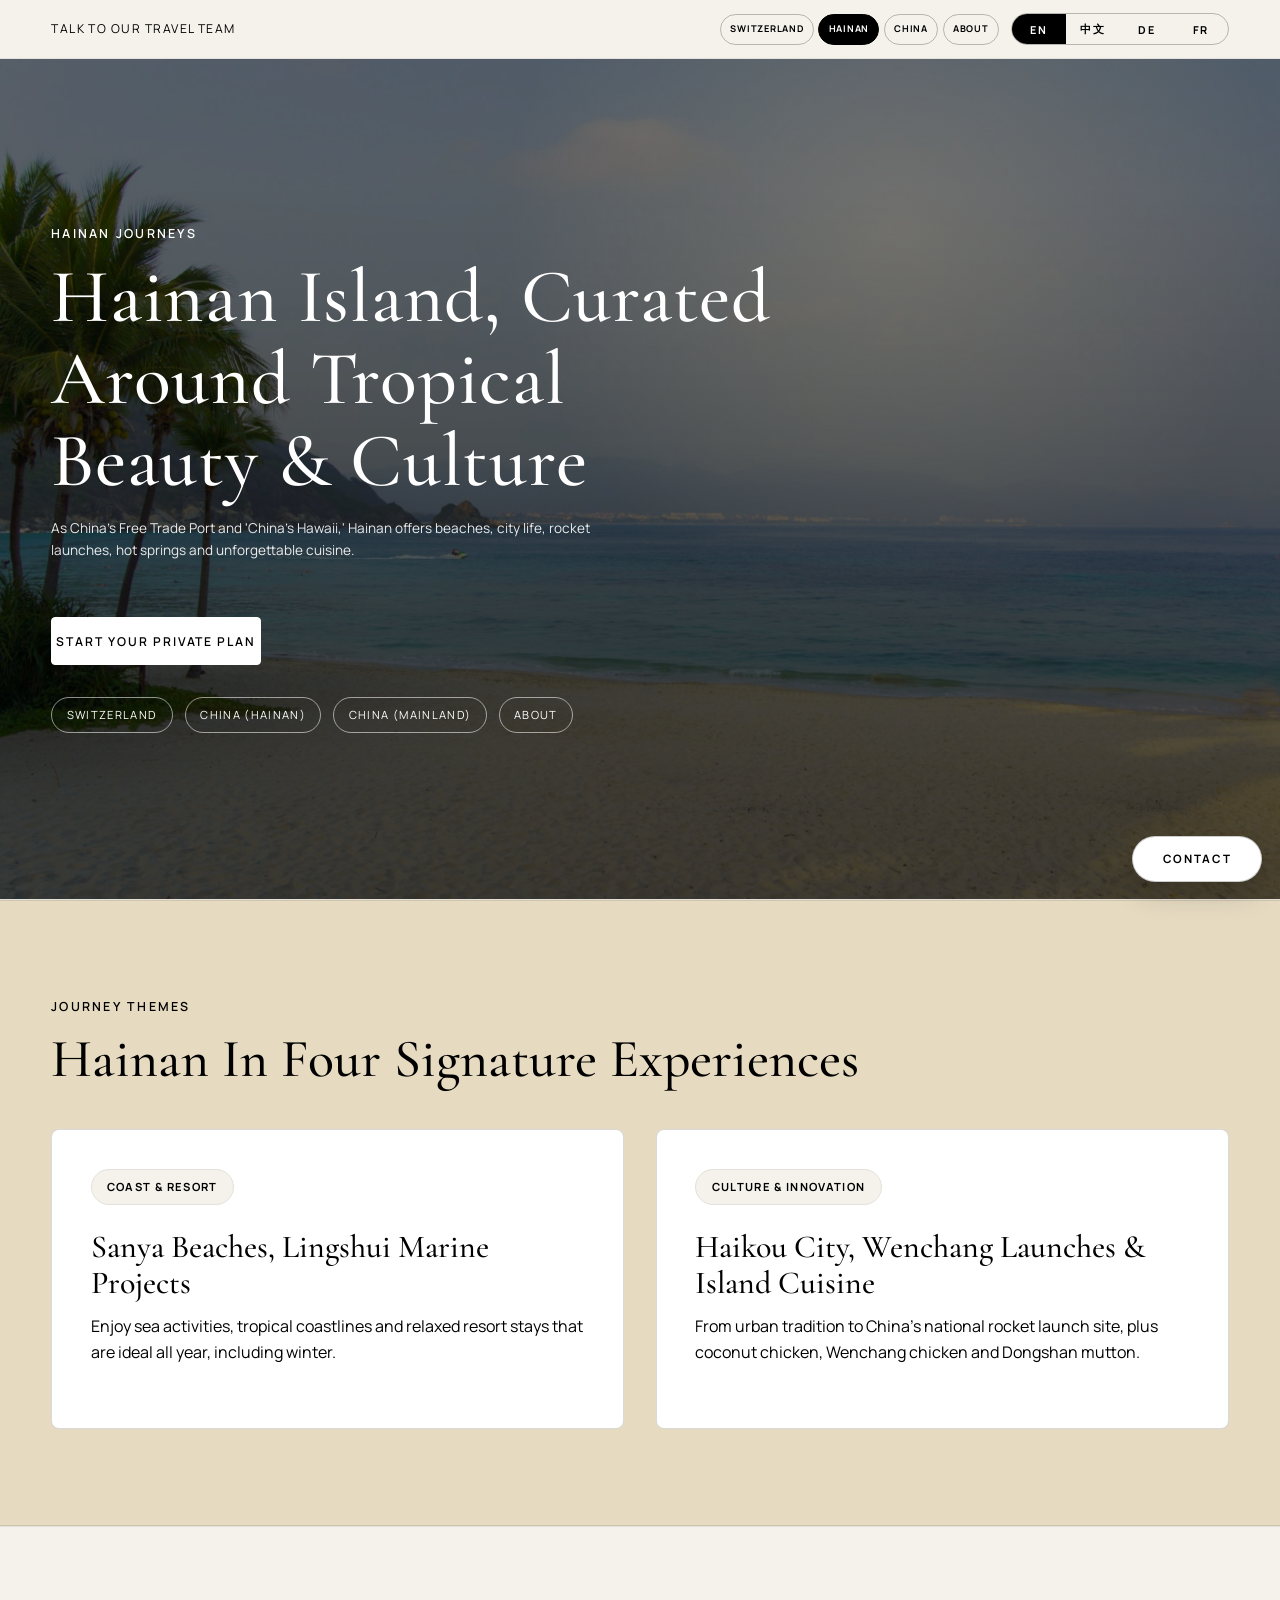
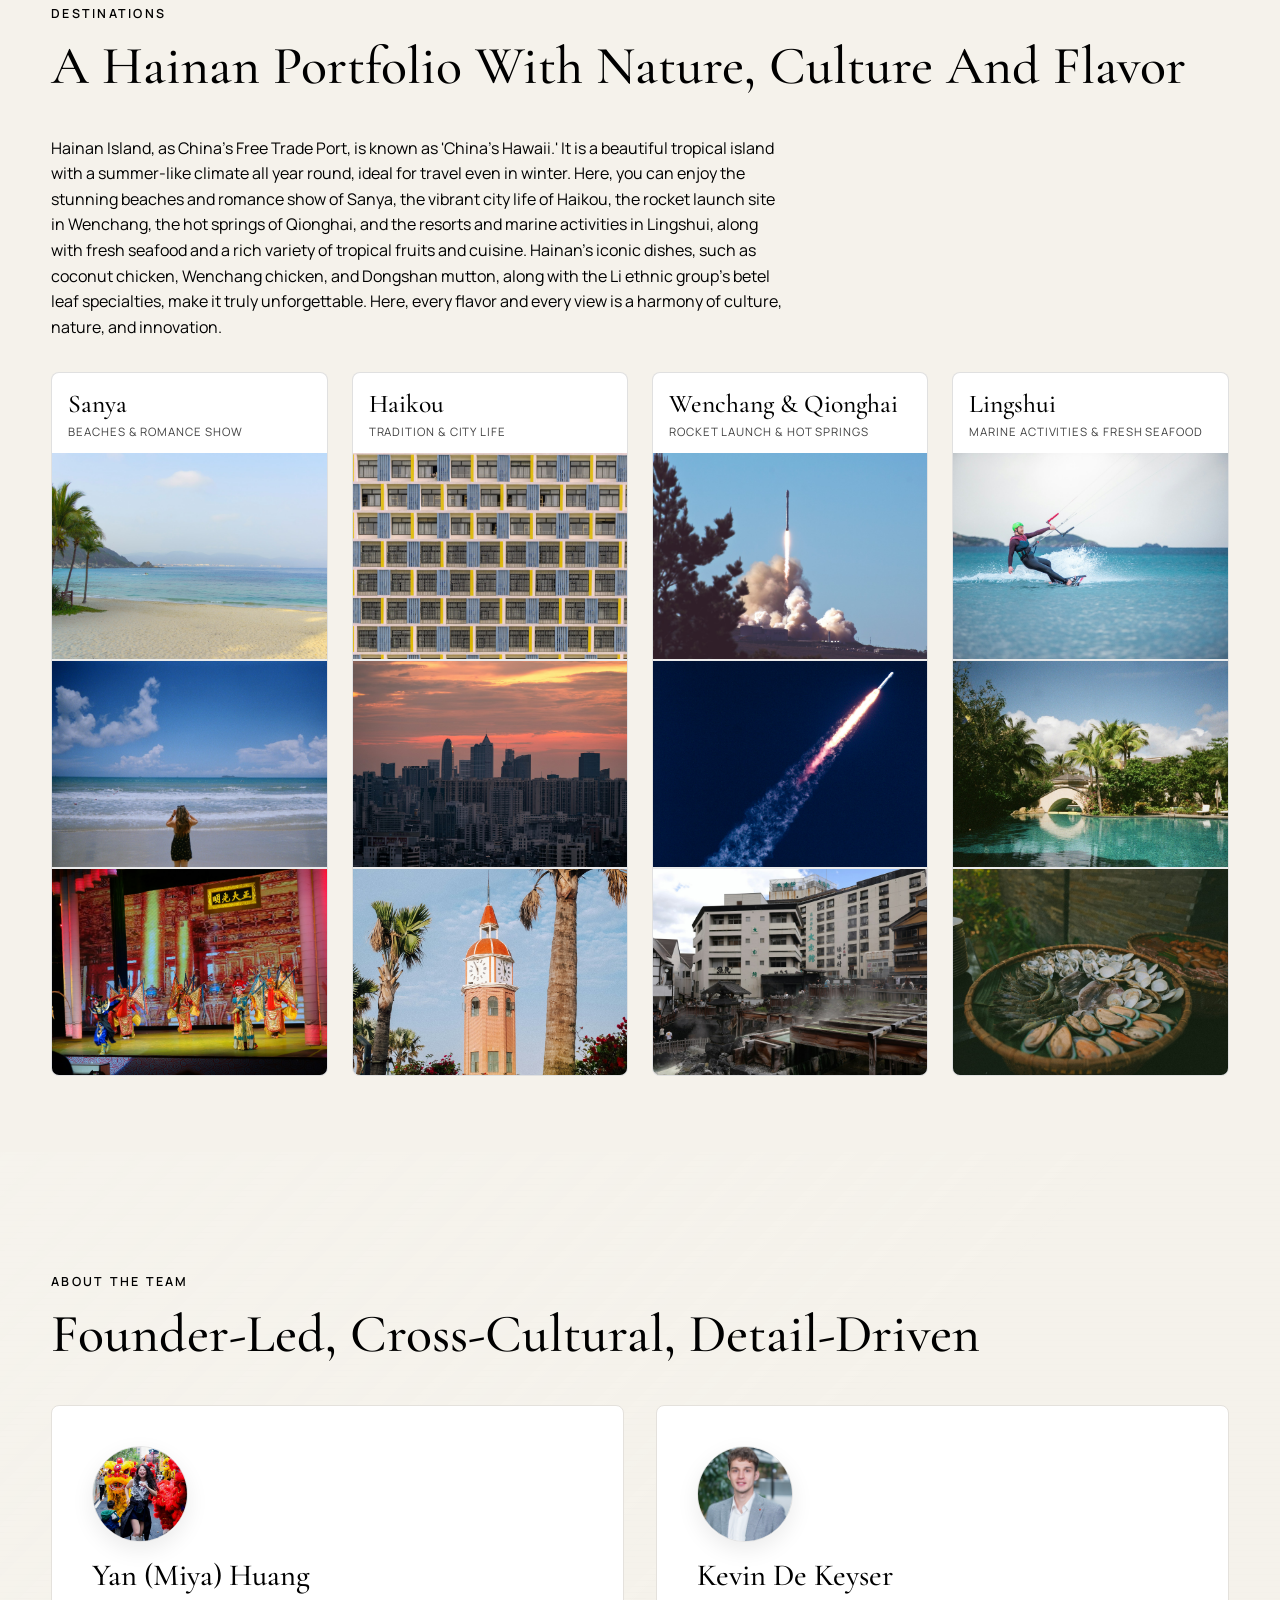
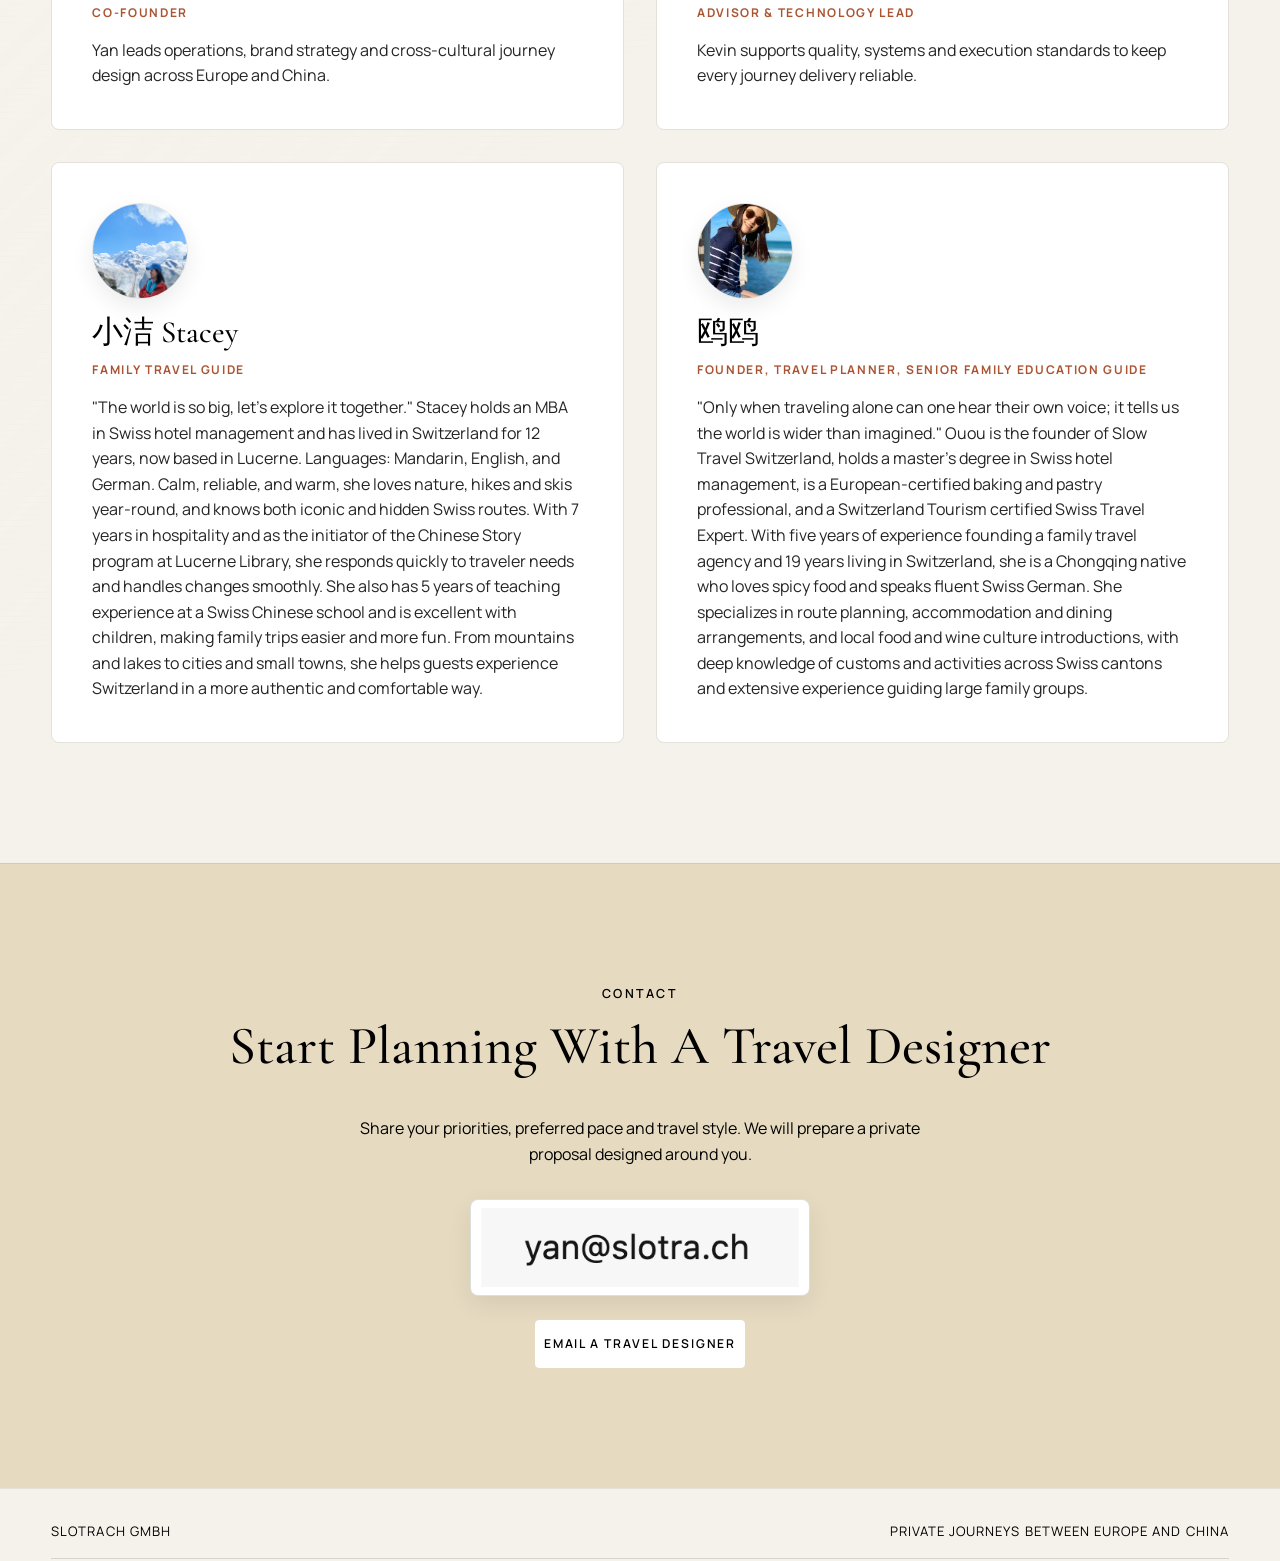
<file: docs/index.html>
<!doctype html>
<html lang="en">
<head>
  <meta charset="utf-8">
  <meta name="viewport" content="width=device-width, initial-scale=1">
  <title>SlotraCH GmbH</title>
  <meta name="description" content="Redirecting to the active travel module.">
  <link rel="icon" type="image/png" sizes="64x64" href="./favicon.png">
  <link rel="shortcut icon" href="./favicon.png">
  <link rel="apple-touch-icon" href="./logo.png">
  <meta http-equiv="refresh" content="6;url=./china.html">
  <script src="./site-config.js"></script>
  <style>
    body {
      margin: 0;
      font-family: Manrope, -apple-system, BlinkMacSystemFont, "Segoe UI", sans-serif;
      background: #f5f2eb;
      color: #121212;
      min-height: 100vh;
      display: grid;
      place-items: center;
    }
    p {
      margin: 0;
      padding: 0 20px;
      text-align: center;
      letter-spacing: 0.02em;
    }
  </style>
</head>
<body>
  <p>Redirecting to journeys...</p>
  <script>
    (function () {
      var rawConfig = window.SITE_CONFIG || {};
      var configuredMarket = (typeof rawConfig.market === "string" && rawConfig.market.toLowerCase() === "cn") ? "cn" : "eu";
      var forcedMarket = typeof rawConfig.forceMarket === "string" ? rawConfig.forceMarket.toLowerCase() : "";
      var autoDetect = rawConfig.autoDetectMarket !== false;
      var geoLookupTimeoutMs = Number(rawConfig.geoLookupTimeoutMs) || 1800;
      var geoApiUrls = Array.isArray(rawConfig.geoApiUrls) && rawConfig.geoApiUrls.length
        ? rawConfig.geoApiUrls
        : [
            "https://ipapi.co/json/",
            "https://ipwho.is/"
          ];

      function targetByMarket(market) {
        return market === "cn" ? "./switzerland.html" : "./china.html";
      }

      function persistVisitorDefaults(market) {
        var defaultLang = market === "cn" ? "zh" : "en";
        try {
          localStorage.setItem("site-market", market);
          localStorage.setItem("site-ip-default-lang", defaultLang);
          var langKey = "site-lang-" + market;
          if (!localStorage.getItem(langKey)) {
            localStorage.setItem(langKey, defaultLang);
          }
        } catch (e) {}
      }

      function redirectToMarket(market) {
        persistVisitorDefaults(market);
        window.location.replace(targetByMarket(market));
      }

      function getCountryCode(payload) {
        if (!payload || typeof payload !== "object") return "";
        var code = payload.country_code || payload.countryCode || payload.country || payload.countryCodeIso2 || "";
        return String(code).trim().toUpperCase();
      }

      function fetchCountryCode(url) {
        return new Promise(function (resolve) {
          var timer = window.setTimeout(function () {
            resolve("");
          }, geoLookupTimeoutMs);

          fetch(url, { credentials: "omit", cache: "no-store" })
            .then(function (response) {
              if (!response.ok) throw new Error("HTTP " + response.status);
              return response.json();
            })
            .then(function (data) {
              window.clearTimeout(timer);
              resolve(getCountryCode(data));
            })
            .catch(function () {
              window.clearTimeout(timer);
              resolve("");
            });
        });
      }

      async function detectMarketByIp() {
        for (var i = 0; i < geoApiUrls.length; i += 1) {
          var code = await fetchCountryCode(geoApiUrls[i]);
          if (code) return code === "CN" ? "cn" : "eu";
        }
        return configuredMarket;
      }

      if (forcedMarket === "cn" || forcedMarket === "eu") {
        redirectToMarket(forcedMarket);
        return;
      }

      if (!autoDetect) {
        redirectToMarket(configuredMarket);
        return;
      }

      detectMarketByIp()
        .then(redirectToMarket)
        .catch(function () { redirectToMarket(configuredMarket); });
    })();
  </script>
</body>
</html>
</file>
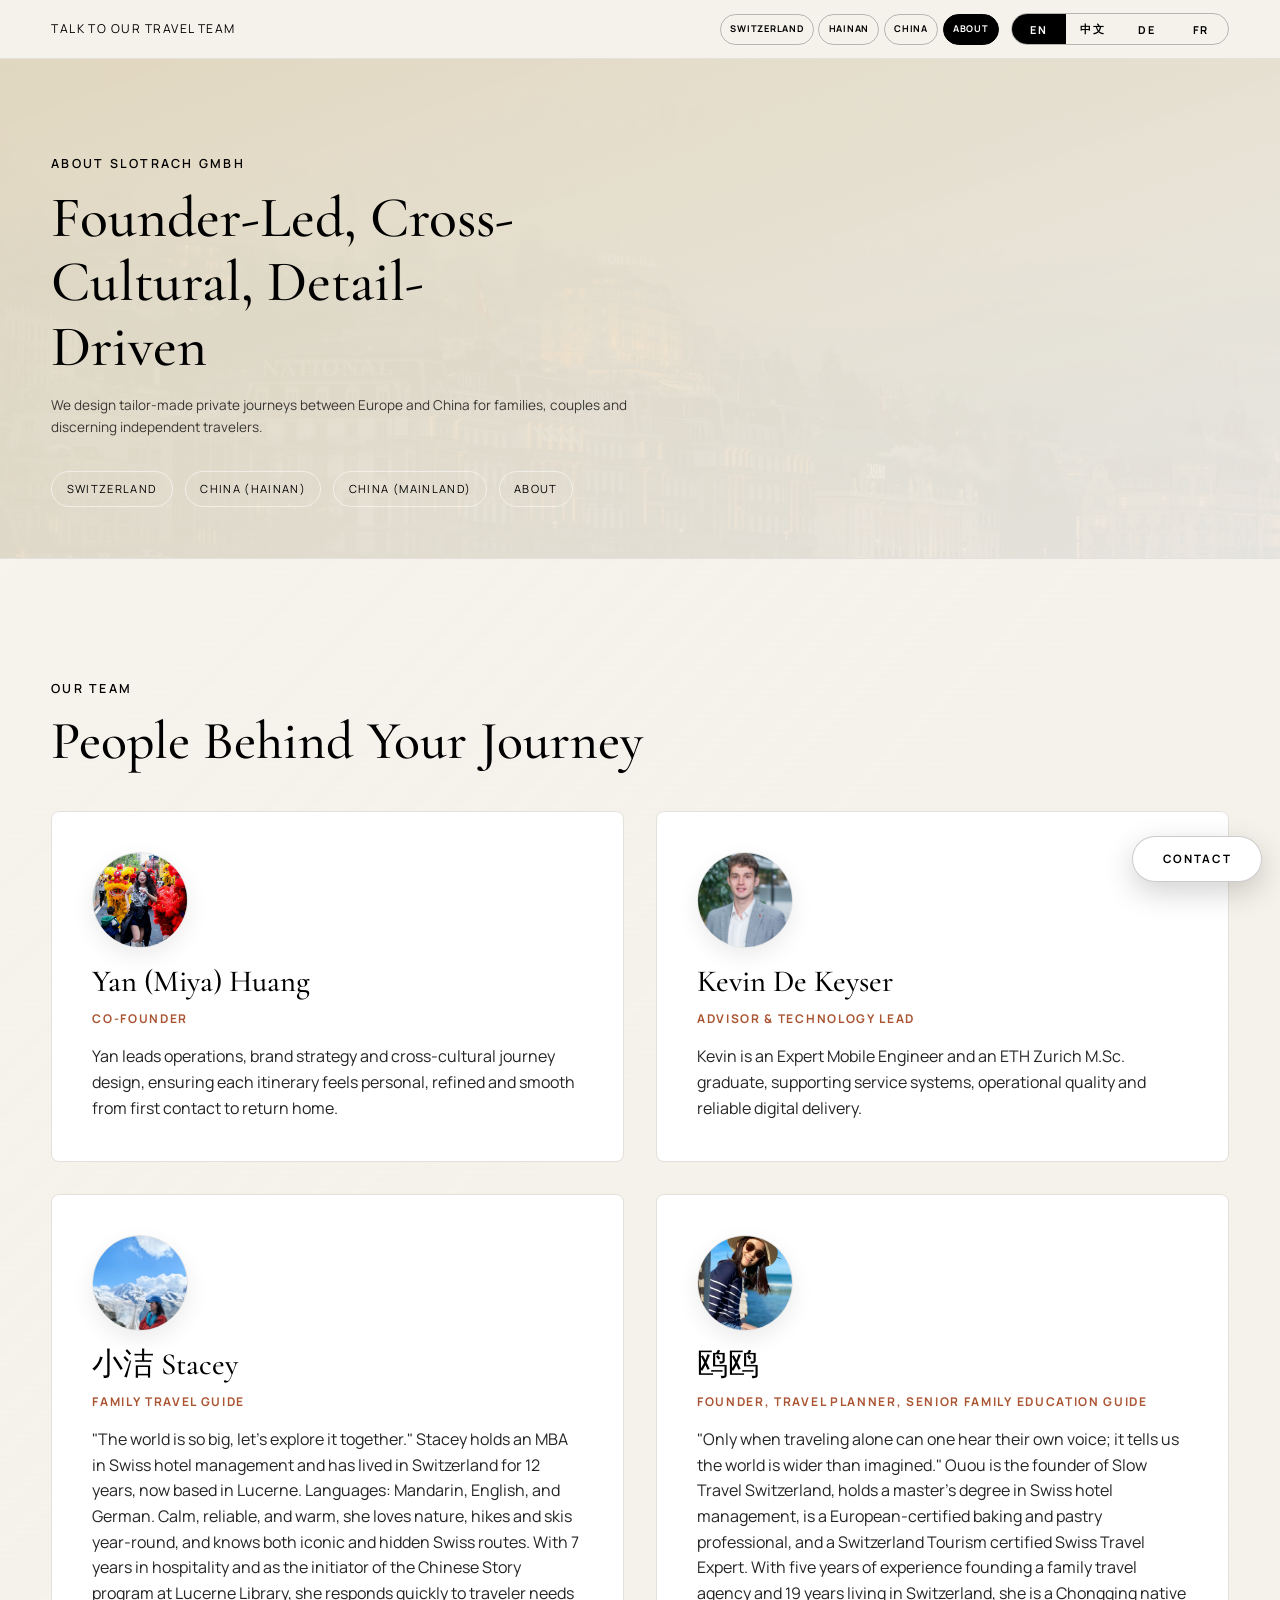
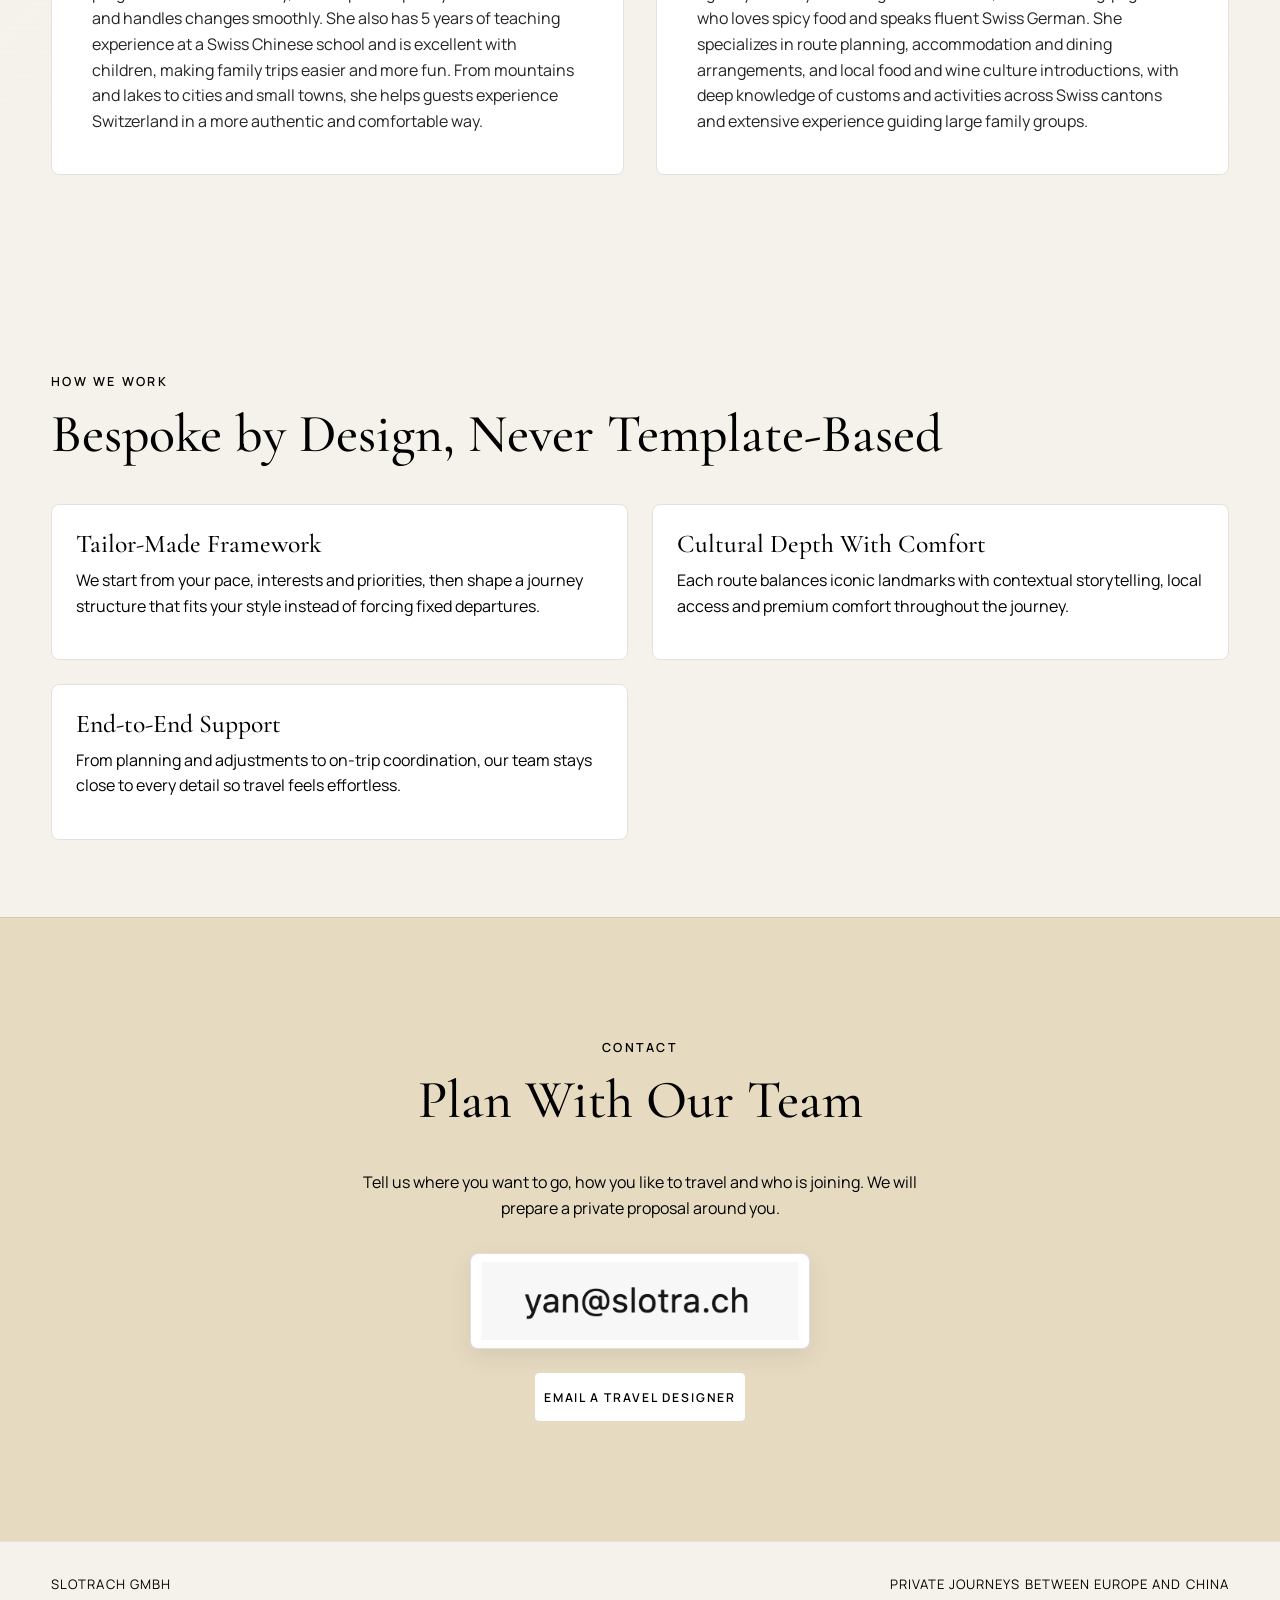
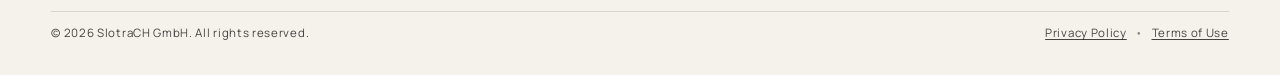
<file: docs/about.html>
<!doctype html>
<html lang="en">
<head>
  <meta charset="utf-8">
  <meta name="viewport" content="width=device-width, initial-scale=1">
  <title>About Us | SlotraCH GmbH</title>
  <meta name="description" content="Meet the founder-led team behind SlotraCH GmbH and how we design tailor-made journeys between Europe and China.">
  <link rel="icon" type="image/png" sizes="64x64" href="./favicon.png">
  <link rel="shortcut icon" href="./favicon.png">
  <link rel="apple-touch-icon" href="./logo.png">
  <link rel="preconnect" href="https://fonts.googleapis.com">
  <link rel="preconnect" href="https://fonts.gstatic.com" crossorigin>
  <link href="https://fonts.googleapis.com/css2?family=Cormorant+Garamond:wght@400;500;600&family=Manrope:wght@400;500;600;700&display=swap" rel="stylesheet">
  <link rel="stylesheet" href="./site.css">
  <script src="./site-config.js"></script>
  <script src="./site-shared.js"></script>
</head>
<body class="page-about">
  <header class="top-contact">
    <div class="shell top-contact-inner">
      <p class="contact-note" data-i18n="contactNote">Talk to our travel team</p>
      <div class="top-contact-actions">
        <nav class="top-page-nav" aria-label="Primary">
          <a class="top-page-link" href="./switzerland.html" data-i18n="topNavSwiss">Switzerland</a>
          <a class="top-page-link" href="./china.html" data-i18n="topNavHainan">Hainan</a>
          <a class="top-page-link" href="./mainland-china.html" data-i18n="topNavMainland">China</a>
          <a class="top-page-link is-active" href="./about.html" aria-current="page" data-i18n="topNavAbout">About</a>
        </nav>
        <div class="lang-switch" role="group" aria-label="Language switch" data-i18n-aria-label="langSwitchAria">
          <button class="lang-btn is-active" type="button" data-lang="en">EN</button>
          <button class="lang-btn" type="button" data-lang="zh">中文</button>
          <button class="lang-btn" type="button" data-lang="de">DE</button>
          <button class="lang-btn" type="button" data-lang="fr">FR</button>
        </div>
      </div>
    </div>
  </header>

  <main>
    <section class="subpage-hero">
      <div class="shell">
        <p class="eyebrow" data-i18n="heroEyebrow">About SlotraCH GmbH</p>
        <h1 data-i18n="heroTitle">Founder-Led, Cross-Cultural, Detail-Driven</h1>
        <p class="mini-note" data-i18n="heroSubtitle">We design tailor-made private journeys between Europe and China for families, couples and discerning independent travelers.</p>
        <div class="page-nav">
          <a href="./switzerland.html" data-i18n="navSwiss">Switzerland</a>
          <a href="./china.html" data-i18n="navHainan">China (Hainan)</a>
          <a href="./mainland-china.html" data-i18n="navMainland">China (Mainland)</a>
          <a href="./about.html" data-i18n="navAbout">About</a>
        </div>
      </div>
    </section>

    <section class="about">
      <div class="shell">
        <p class="eyebrow" data-i18n="teamEyebrow">Our Team</p>
        <h2 class="section-title" data-i18n="teamTitle">People Behind Your Journey</h2>
        <div class="team-grid">
          <article class="team-card">
            <img class="team-avatar" src="./yan.png" alt="Yan (Miya) Huang">
            <h3>Yan (Miya) Huang</h3>
            <p class="role" data-i18n="yanRole">Co-Founder</p>
            <p data-i18n="yanDesc">Yan leads operations, brand strategy and cross-cultural journey design, ensuring each itinerary feels personal, refined and smooth from first contact to return home.</p>
          </article>
          <article class="team-card">
            <img class="team-avatar" src="./kevin.jpeg" alt="Kevin De Keyser">
            <h3>Kevin De Keyser</h3>
            <p class="role" data-i18n="kevinRole">Advisor & Technology Lead</p>
            <p data-i18n="kevinDesc">Kevin is an Expert Mobile Engineer and an ETH Zurich M.Sc. graduate, supporting service systems, operational quality and reliable digital delivery.</p>
          </article>
          <article class="team-card">
            <img class="team-avatar" src="./Stacey.jpg" alt="小洁 Stacey">
            <h3>小洁 Stacey</h3>
            <p class="role" data-i18n="staceyRole">亲子向导</p>
            <p data-i18n="staceyDesc">“世界那么大，我们一起去看看”。瑞士酒店管理MBA硕士，定居瑞士12年，现居琉森。语言：中文（普通话）、英语、德语。沉稳可靠又充满热情，热爱大自然，常年徒步与滑雪，几乎走遍瑞士经典与小众路线。拥有7年酒店行业经验，更是瑞士琉森图书馆中文故事发起人，能够快速理解客人需求，从容应对旅途中的各种变化；同时具备5年瑞士中文学校教学经验，擅长与孩子互动，让亲子出行更加轻松有趣。无论是雪山、湖泊，还是城市与小镇，她都会带你用更真实、更舒适的方式，体验瑞士。🌍 和Stacey一起，不只是旅行，而是走进瑞士的生活。</p>
          </article>
          <article class="team-card">
            <img class="team-avatar" src="./欧欧.png" alt="鸥鸥 Ouou">
            <h3>鸥鸥</h3>
            <p class="role" data-i18n="ououRole">创始人，旅行规划师，资深亲子教育向导</p>
            <p data-i18n="ououDesc">“只有一个人在旅行时，才听得到自己的声音，它会告诉你，这世界比想象中的宽阔。”漫行瑞士创始人，瑞士酒店管理专业硕士，欧洲认证烘培甜品师，瑞士国家旅游局认证“瑞士旅行专家”。五年亲子旅行社创始人经历，定居瑞士19年。是爱吃辣的重庆女生，也是开口能说流利瑞士德语的半个瑞士人。擅长规划旅行路线，安排食宿，当地餐酒文化介绍。熟知瑞士各州的民俗文化和活动，丰富的亲子大团向导经验。</p>
          </article>
        </div>
      </div>
    </section>

    <section class="content-section">
      <div class="shell">
        <p class="eyebrow" data-i18n="methodEyebrow">How We Work</p>
        <h2 class="section-title" data-i18n="methodTitle">Bespoke by Design, Never Template-Based</h2>
        <div class="itinerary-grid">
          <article class="itinerary-card">
            <h3 data-i18n="method1Title">Tailor-Made Framework</h3>
            <p data-i18n="method1Text">We start from your pace, interests and priorities, then shape a journey structure that fits your style instead of forcing fixed departures.</p>
          </article>
          <article class="itinerary-card">
            <h3 data-i18n="method2Title">Cultural Depth With Comfort</h3>
            <p data-i18n="method2Text">Each route balances iconic landmarks with contextual storytelling, local access and premium comfort throughout the journey.</p>
          </article>
          <article class="itinerary-card">
            <h3 data-i18n="method3Title">End-to-End Support</h3>
            <p data-i18n="method3Text">From planning and adjustments to on-trip coordination, our team stays close to every detail so travel feels effortless.</p>
          </article>
        </div>
      </div>
    </section>

    <section class="contact">
      <div class="shell">
        <p class="eyebrow" data-i18n="contactEyebrow">Contact</p>
        <h2 class="section-title" data-i18n="contactTitle">Plan With Our Team</h2>
        <p class="contact-text" data-i18n="contactText">Tell us where you want to go, how you like to travel and who is joining. We will prepare a private proposal around you.</p>
        <a class="contact-email-image" href="#" data-email-link="true" aria-label="Email SlotraCH GmbH" data-i18n-aria-label="contactFabAria">
          <img src="./email.png" alt="Email">
        </a>
        <a class="btn-primary" href="#" data-email-link="true" data-i18n="contactButton">Email A Travel Designer</a>
      </div>
    </section>
  </main>

  <footer class="site-footer">
    <div class="shell footer-inner">
      <div class="footer-main">
        <p class="footer-brand">SlotraCH GmbH</p>
        <p class="footer-tagline" data-i18n="footerTagline">Private journeys between Europe and China</p>
      </div>
      <div class="footer-legal">
        <p class="footer-copyright">
          © <span id="footer-year"></span> SlotraCH GmbH. <span data-i18n="footerRights">All rights reserved.</span>
        </p>
        <p class="footer-links">
          <a href="./privacy-policy.html" data-i18n="footerPrivacy">Privacy Policy</a>
          <span class="footer-sep">•</span>
          <a href="./terms-of-use.html" data-i18n="footerTerms">Terms of Use</a>
        </p>
      </div>
    </div>
  </footer>

  <a class="contact-fab" href="#" data-email-link="true" aria-label="Email SlotraCH GmbH" data-i18n="contactFab" data-i18n-aria-label="contactFabAria">Contact</a>

  <script>
    (function () {
      var copy = {
        en: {
          pageTitle: "About Us | SlotraCH GmbH",
          metaDescription: "Meet the founder-led team behind SlotraCH GmbH and how we design tailor-made journeys between Europe and China.",
          langSwitchAria: "Language switch",
          contactFabAria: "Email SlotraCH GmbH",
          contactNote: "Talk to our travel team",
          topNavHainan: "Hainan",
          topNavMainland: "China",
          topNavSwiss: "Switzerland",
          topNavAbout: "About",
          heroEyebrow: "About SlotraCH GmbH",
          heroTitle: "Founder-Led, Cross-Cultural, Detail-Driven",
          heroSubtitle: "We design tailor-made private journeys between Europe and China for families, couples and discerning independent travelers.",
          navHainan: "China (Hainan)",
          navMainland: "China (Mainland)",
          navSwiss: "Switzerland",
          navAbout: "About",
          teamEyebrow: "Our Team",
          teamTitle: "People Behind Your Journey",
          yanRole: "Co-Founder",
          yanDesc: "Yan leads operations, brand strategy and cross-cultural journey design, ensuring each itinerary feels personal, refined and smooth from first contact to return home.",
          kevinRole: "Advisor & Technology Lead",
          kevinDesc: "Kevin is an Expert Mobile Engineer and an ETH Zurich M.Sc. graduate, supporting service systems, operational quality and reliable digital delivery.",
          staceyRole: "Family Travel Guide",
          staceyDesc: "\"The world is so big, let's explore it together.\" Stacey holds an MBA in Swiss hotel management and has lived in Switzerland for 12 years, now based in Lucerne. Languages: Mandarin, English, and German. Calm, reliable, and warm, she loves nature, hikes and skis year-round, and knows both iconic and hidden Swiss routes. With 7 years in hospitality and as the initiator of the Chinese Story program at Lucerne Library, she responds quickly to traveler needs and handles changes smoothly. She also has 5 years of teaching experience at a Swiss Chinese school and is excellent with children, making family trips easier and more fun. From mountains and lakes to cities and small towns, she helps guests experience Switzerland in a more authentic and comfortable way.",
          ououRole: "Founder, Travel Planner, Senior Family Education Guide",
          ououDesc: "\"Only when traveling alone can one hear their own voice; it tells us the world is wider than imagined.\" Ouou is the founder of Slow Travel Switzerland, holds a master's degree in Swiss hotel management, is a European-certified baking and pastry professional, and a Switzerland Tourism certified Swiss Travel Expert. With five years of experience founding a family travel agency and 19 years living in Switzerland, she is a Chongqing native who loves spicy food and speaks fluent Swiss German. She specializes in route planning, accommodation and dining arrangements, and local food and wine culture introductions, with deep knowledge of customs and activities across Swiss cantons and extensive experience guiding large family groups.",
          methodEyebrow: "How We Work",
          methodTitle: "Bespoke by Design, Never Template-Based",
          method1Title: "Tailor-Made Framework",
          method1Text: "We start from your pace, interests and priorities, then shape a journey structure that fits your style instead of forcing fixed departures.",
          method2Title: "Cultural Depth With Comfort",
          method2Text: "Each route balances iconic landmarks with contextual storytelling, local access and premium comfort throughout the journey.",
          method3Title: "End-to-End Support",
          method3Text: "From planning and adjustments to on-trip coordination, our team stays close to every detail so travel feels effortless.",
          contactEyebrow: "Contact",
          contactTitle: "Plan With Our Team",
          contactText: "Tell us where you want to go, how you like to travel and who is joining. We will prepare a private proposal around you.",
          contactButton: "Email A Travel Designer",
          footerTagline: "Private journeys between Europe and China",
          footerRights: "All rights reserved.",
          footerPrivacy: "Privacy Policy",
          footerTerms: "Terms of Use",
          contactFab: "Contact"
        },
        zh: {
          pageTitle: "关于我们 | SlotraCH GmbH",
          metaDescription: "了解 SlotraCH GmbH 的核心团队，以及我们如何打造中欧之间的高端定制旅程。",
          langSwitchAria: "语言切换",
          contactFabAria: "发送邮件给 SlotraCH GmbH",
          contactNote: "联系旅行顾问",
          topNavHainan: "海南",
          topNavMainland: "中国",
          topNavSwiss: "瑞士",
          topNavAbout: "关于我们",
          heroEyebrow: "关于 SlotraCH GmbH",
          heroTitle: "创始人主导，跨文化协作，细节驱动",
          heroSubtitle: "我们为家庭、情侣与独立旅行者设计中欧之间的高端私享定制旅程。",
          navHainan: "中国（海南）",
          navMainland: "中国（大陆）",
          navSwiss: "瑞士",
          navAbout: "关于我们",
          teamEyebrow: "团队",
          teamTitle: "为你打造旅程的人",
          yanRole: "联合创始人",
          yanDesc: "Yan 负责运营、品牌策略与中欧跨文化旅程设计，确保从咨询到回程都保持高质量与顺滑体验。",
          kevinRole: "顾问与技术负责人",
          kevinDesc: "Kevin 是资深移动工程师、ETH Zurich 硕士，支持服务系统、交付质量与运营可靠性。",
          staceyRole: "亲子向导",
          staceyDesc: "“世界那么大，我们一起去看看”。瑞士酒店管理MBA硕士，定居瑞士12年，现居琉森。语言：中文（普通话）、英语、德语。沉稳可靠又充满热情，热爱大自然，常年徒步与滑雪，几乎走遍瑞士经典与小众路线。拥有7年酒店行业经验，更是瑞士琉森图书馆中文故事发起人，能够快速理解客人需求，从容应对旅途中的各种变化；同时具备5年瑞士中文学校教学经验，擅长与孩子互动，让亲子出行更加轻松有趣。无论是雪山、湖泊，还是城市与小镇，她都会带你用更真实、更舒适的方式，体验瑞士。🌍 和Stacey一起，不只是旅行，而是走进瑞士的生活。",
          ououRole: "创始人，旅行规划师，资深亲子教育向导",
          ououDesc: "“只有一个人在旅行时，才听得到自己的声音，它会告诉你，这世界比想象中的宽阔。”漫行瑞士创始人，瑞士酒店管理专业硕士，欧洲认证烘培甜品师，瑞士国家旅游局认证“瑞士旅行专家”。五年亲子旅行社创始人经历，定居瑞士19年。是爱吃辣的重庆女生，也是开口能说流利瑞士德语的半个瑞士人。擅长规划旅行路线，安排食宿，当地餐酒文化介绍。熟知瑞士各州的民俗文化和活动，丰富的亲子大团向导经验。",
          methodEyebrow: "服务方式",
          methodTitle: "以定制为核心，而非模板化产品",
          method1Title: "定制化框架",
          method1Text: "我们先理解你的节奏、偏好与优先级，再搭建适合你的旅程结构，而不是套用固定班期。",
          method2Title: "文化深度与舒适并重",
          method2Text: "在标志性目的地之外，我们强调在地语境、文化理解与全程舒适度。",
          method3Title: "全流程陪伴",
          method3Text: "从行前规划到行中协调与临时调整，我们持续跟进每个细节，让旅行更从容。",
          contactEyebrow: "联系",
          contactTitle: "和我们一起规划",
          contactText: "告诉我们你想去哪里、喜欢怎样旅行、谁会同行，我们会基于你本人准备专属提案。",
          contactButton: "邮件联系旅行设计师",
          footerTagline: "连接欧洲与中国的高端私享旅程",
          footerRights: "版权所有。",
          footerPrivacy: "隐私政策",
          footerTerms: "使用条款",
          contactFab: "联系"
        },
        de: {
          pageTitle: "Über Uns | SlotraCH GmbH",
          metaDescription: "Lernen Sie das Gründerteam von SlotraCH GmbH kennen und wie wir maßgeschneiderte Reisen zwischen Europa und China gestalten.",
          langSwitchAria: "Sprachauswahl",
          contactFabAria: "E-Mail an SlotraCH GmbH",
          contactNote: "Sprechen Sie mit unserem Reiseteam",
          topNavHainan: "Hainan",
          topNavMainland: "China",
          topNavSwiss: "Schweiz",
          topNavAbout: "Über Uns",
          heroEyebrow: "Über SlotraCH GmbH",
          heroTitle: "Gründergeführt, interkulturell, detailorientiert",
          heroSubtitle: "Wir gestalten maßgeschneiderte Privatreisen zwischen Europa und China für Familien, Paare und anspruchsvolle Individualreisende.",
          navHainan: "China (Hainan)",
          navMainland: "China (Festland)",
          navSwiss: "Schweiz",
          navAbout: "Über Uns",
          teamEyebrow: "Unser Team",
          teamTitle: "Die Menschen hinter Ihrer Reise",
          yanRole: "Mitgründerin",
          yanDesc: "Yan verantwortet Operations, Markenstrategie und interkulturelles Reisedesign und sorgt für ein persönliches, hochwertiges Erlebnis von der Planung bis zur Rückreise.",
          kevinRole: "Advisor & Technology Lead",
          kevinDesc: "Kevin ist Expert Mobile Engineer und ETH-Zürich-M.Sc.-Absolvent und unterstützt Servicequalität, Systeme und verlässliche Umsetzung.",
          methodEyebrow: "Unser Ansatz",
          methodTitle: "Maßgeschneidert statt Schablone",
          method1Title: "Individuelles Framework",
          method1Text: "Wir beginnen mit Ihrem Tempo, Ihren Interessen und Prioritäten und entwickeln daraus eine passende Reisestruktur ohne starre Vorlagen.",
          method2Title: "Kulturelle Tiefe mit Komfort",
          method2Text: "Jede Route verbindet Ikonen mit kultureller Einordnung, lokalem Zugang und durchgehendem Premium-Komfort.",
          method3Title: "Begleitung von Anfang bis Ende",
          method3Text: "Von der Planung bis zur Betreuung unterwegs bleibt unser Team nah an jedem Detail und hält die Reise reibungslos.",
          contactEyebrow: "Kontakt",
          contactTitle: "Planen Sie mit unserem Team",
          contactText: "Sagen Sie uns, wohin Sie möchten, wie Sie reisen und wer mitreist. Wir erstellen ein privates Angebot, das zu Ihnen passt.",
          contactButton: "Reisedesigner per E-Mail",
          footerTagline: "Private Reisen zwischen Europa und China",
          footerRights: "Alle Rechte vorbehalten.",
          footerPrivacy: "Datenschutz",
          footerTerms: "Nutzungsbedingungen",
          contactFab: "Kontakt"
        },
        fr: {
          pageTitle: "À Propos | SlotraCH GmbH",
          metaDescription: "Découvrez l'équipe fondatrice de SlotraCH GmbH et notre manière de concevoir des voyages sur mesure entre l'Europe et la Chine.",
          langSwitchAria: "Sélecteur de langue",
          contactFabAria: "Envoyer un e-mail à SlotraCH GmbH",
          contactNote: "Parlez à notre équipe voyage",
          topNavHainan: "Hainan",
          topNavMainland: "Chine",
          topNavSwiss: "Suisse",
          topNavAbout: "À Propos",
          heroEyebrow: "À propos de SlotraCH GmbH",
          heroTitle: "Piloté par les fondateurs, interculturel, orienté détail",
          heroSubtitle: "Nous concevons des voyages privés sur mesure entre l'Europe et la Chine pour familles, couples et voyageurs exigeants.",
          navHainan: "Chine (Hainan)",
          navMainland: "Chine (continentale)",
          navSwiss: "Suisse",
          navAbout: "À Propos",
          teamEyebrow: "Notre équipe",
          teamTitle: "Les personnes derrière votre voyage",
          yanRole: "Co-fondatrice",
          yanDesc: "Yan pilote les opérations, la stratégie de marque et la conception interculturelle des parcours, pour une expérience fluide et personnalisée.",
          kevinRole: "Conseiller & Responsable Technologie",
          kevinDesc: "Kevin est Expert Mobile Engineer et diplômé M.Sc. de l'ETH Zurich, avec un rôle clé sur la qualité de service et l'exécution digitale.",
          methodEyebrow: "Notre méthode",
          methodTitle: "Sur mesure, jamais standardisé",
          method1Title: "Cadre personnalisé",
          method1Text: "Nous partons de votre rythme, de vos priorités et de vos envies pour bâtir un parcours adapté, sans départs figés.",
          method2Title: "Profondeur culturelle et confort",
          method2Text: "Chaque itinéraire associe incontournables, mise en contexte culturelle, accès local et confort premium.",
          method3Title: "Accompagnement complet",
          method3Text: "De la préparation aux ajustements en voyage, notre équipe suit chaque détail pour une expérience sereine.",
          contactEyebrow: "Contact",
          contactTitle: "Planifiez avec notre équipe",
          contactText: "Dites-nous où vous souhaitez aller, votre style de voyage et vos compagnons. Nous préparons une proposition privée qui vous ressemble.",
          contactButton: "Écrire à un travel designer",
          footerTagline: "Voyages privés entre l'Europe et la Chine",
          footerRights: "Tous droits réservés.",
          footerPrivacy: "Politique de confidentialité",
          footerTerms: "Conditions d'utilisation",
          contactFab: "Contact"
        }
      };

      var rawConfig = window.SITE_CONFIG || {};
      var configuredMarket = (typeof rawConfig.market === "string" && rawConfig.market.toLowerCase() === "cn") ? "cn" : "eu";
      var persistedMarket = "";
      try { persistedMarket = (localStorage.getItem("site-market") || "").toLowerCase(); } catch (e) {}
      var siteMarket = (persistedMarket === "cn" || persistedMarket === "eu") ? persistedMarket : configuredMarket;
      var marketLangKey = "site-lang-" + siteMarket;
      var ipDefaultLang = "";
      try { ipDefaultLang = (localStorage.getItem("site-ip-default-lang") || "").toLowerCase(); } catch (e) {}
      var marketDefaultLang = typeof rawConfig.defaultLanguage === "string" && rawConfig.defaultLanguage
        ? rawConfig.defaultLanguage.toLowerCase()
        : ((ipDefaultLang === "zh" || ipDefaultLang === "en") ? ipDefaultLang : (siteMarket === "cn" ? "zh" : "en"));
      if (!copy[marketDefaultLang]) marketDefaultLang = siteMarket === "cn" ? "zh" : "en";

      function applyLanguage(lang) {
        var target = copy[lang] ? lang : "en";
        var dict = copy[target];
        var fallback = copy.en;

        window.__siteLang = target;
        document.documentElement.lang = target === "zh" ? "zh-CN" : target;
        document.title = dict.pageTitle || fallback.pageTitle;

        var meta = document.querySelector('meta[name="description"]');
        if (meta) meta.setAttribute("content", dict.metaDescription || fallback.metaDescription);

        document.querySelectorAll("[data-i18n]").forEach(function (node) {
          var key = node.getAttribute("data-i18n");
          var text = dict[key] || fallback[key];
          if (text) node.textContent = text;
        });

        document.querySelectorAll("[data-i18n-aria-label]").forEach(function (node) {
          var key = node.getAttribute("data-i18n-aria-label");
          var text = dict[key] || fallback[key];
          if (text) node.setAttribute("aria-label", text);
        });

        document.querySelectorAll(".lang-btn").forEach(function (button) {
          var isActive = button.getAttribute("data-lang") === target;
          button.classList.toggle("is-active", isActive);
          button.setAttribute("aria-pressed", isActive ? "true" : "false");
        });

        try {
          localStorage.setItem(marketLangKey, target);
          localStorage.setItem("site-lang", target);
        } catch (e) {}
      }

      document.querySelectorAll(".lang-btn").forEach(function (button) {
        button.addEventListener("click", function () {
          applyLanguage(button.getAttribute("data-lang"));
        });
      });

      window.SiteShared.bindEmailLinks();

      var saved = marketDefaultLang;
      try { saved = localStorage.getItem(marketLangKey) || marketDefaultLang; } catch (e) {}
      if (!copy[saved]) saved = marketDefaultLang;

      var footerYear = document.getElementById("footer-year");
      if (footerYear) footerYear.textContent = String(new Date().getFullYear());

      applyLanguage(saved);
    })();
  </script>
</body>
</html>
</file>
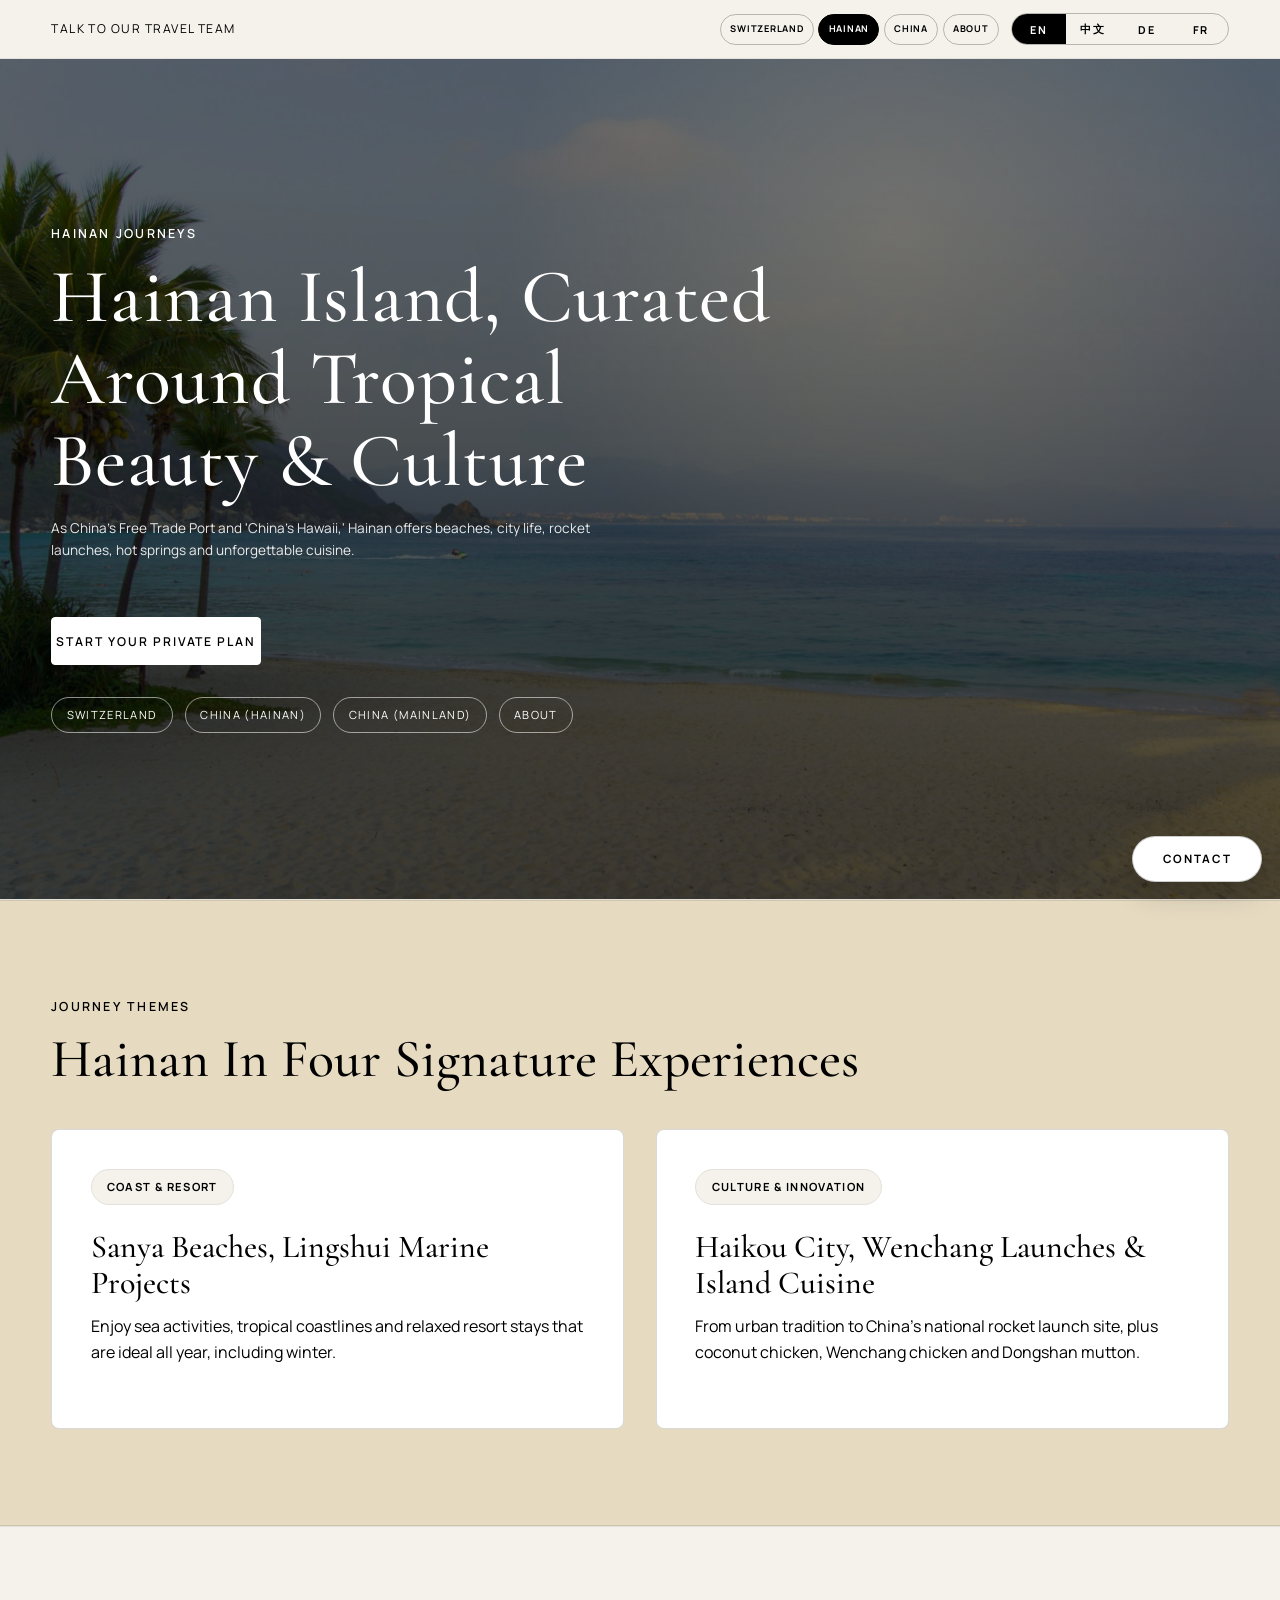
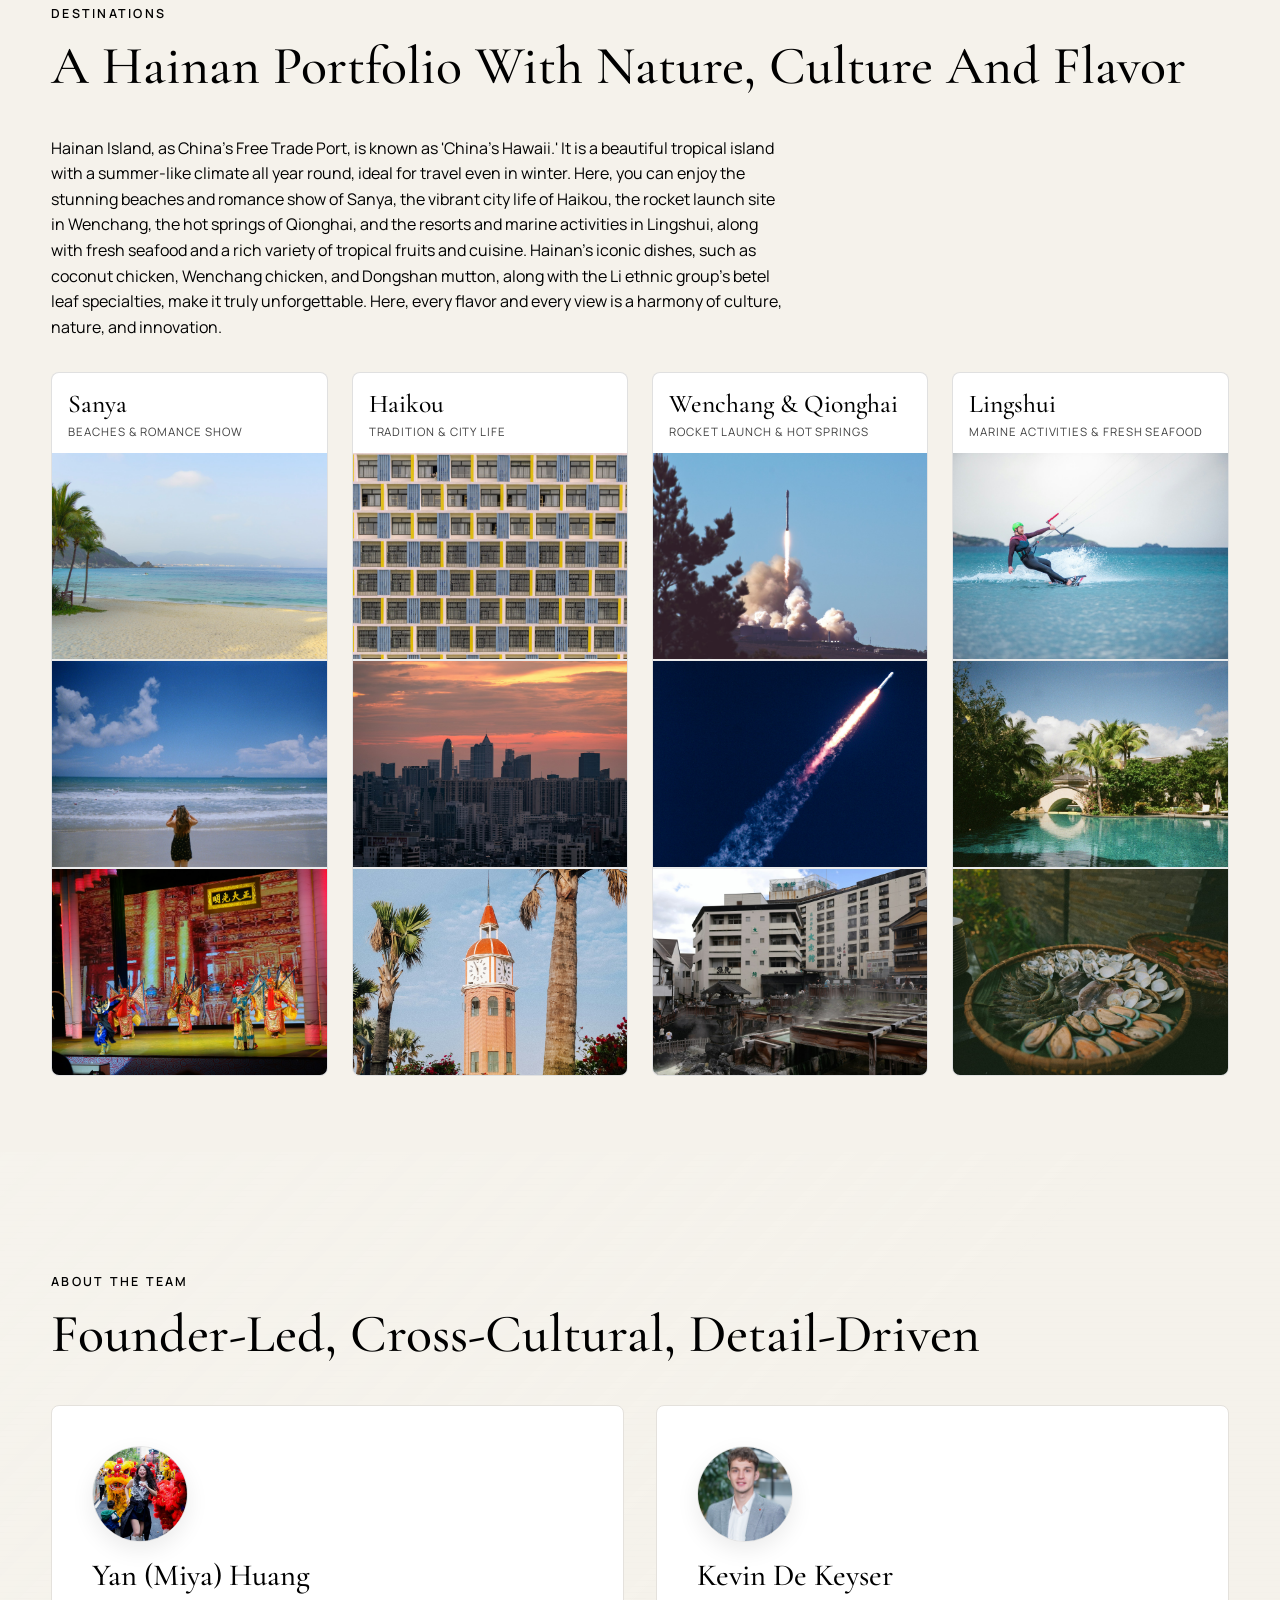
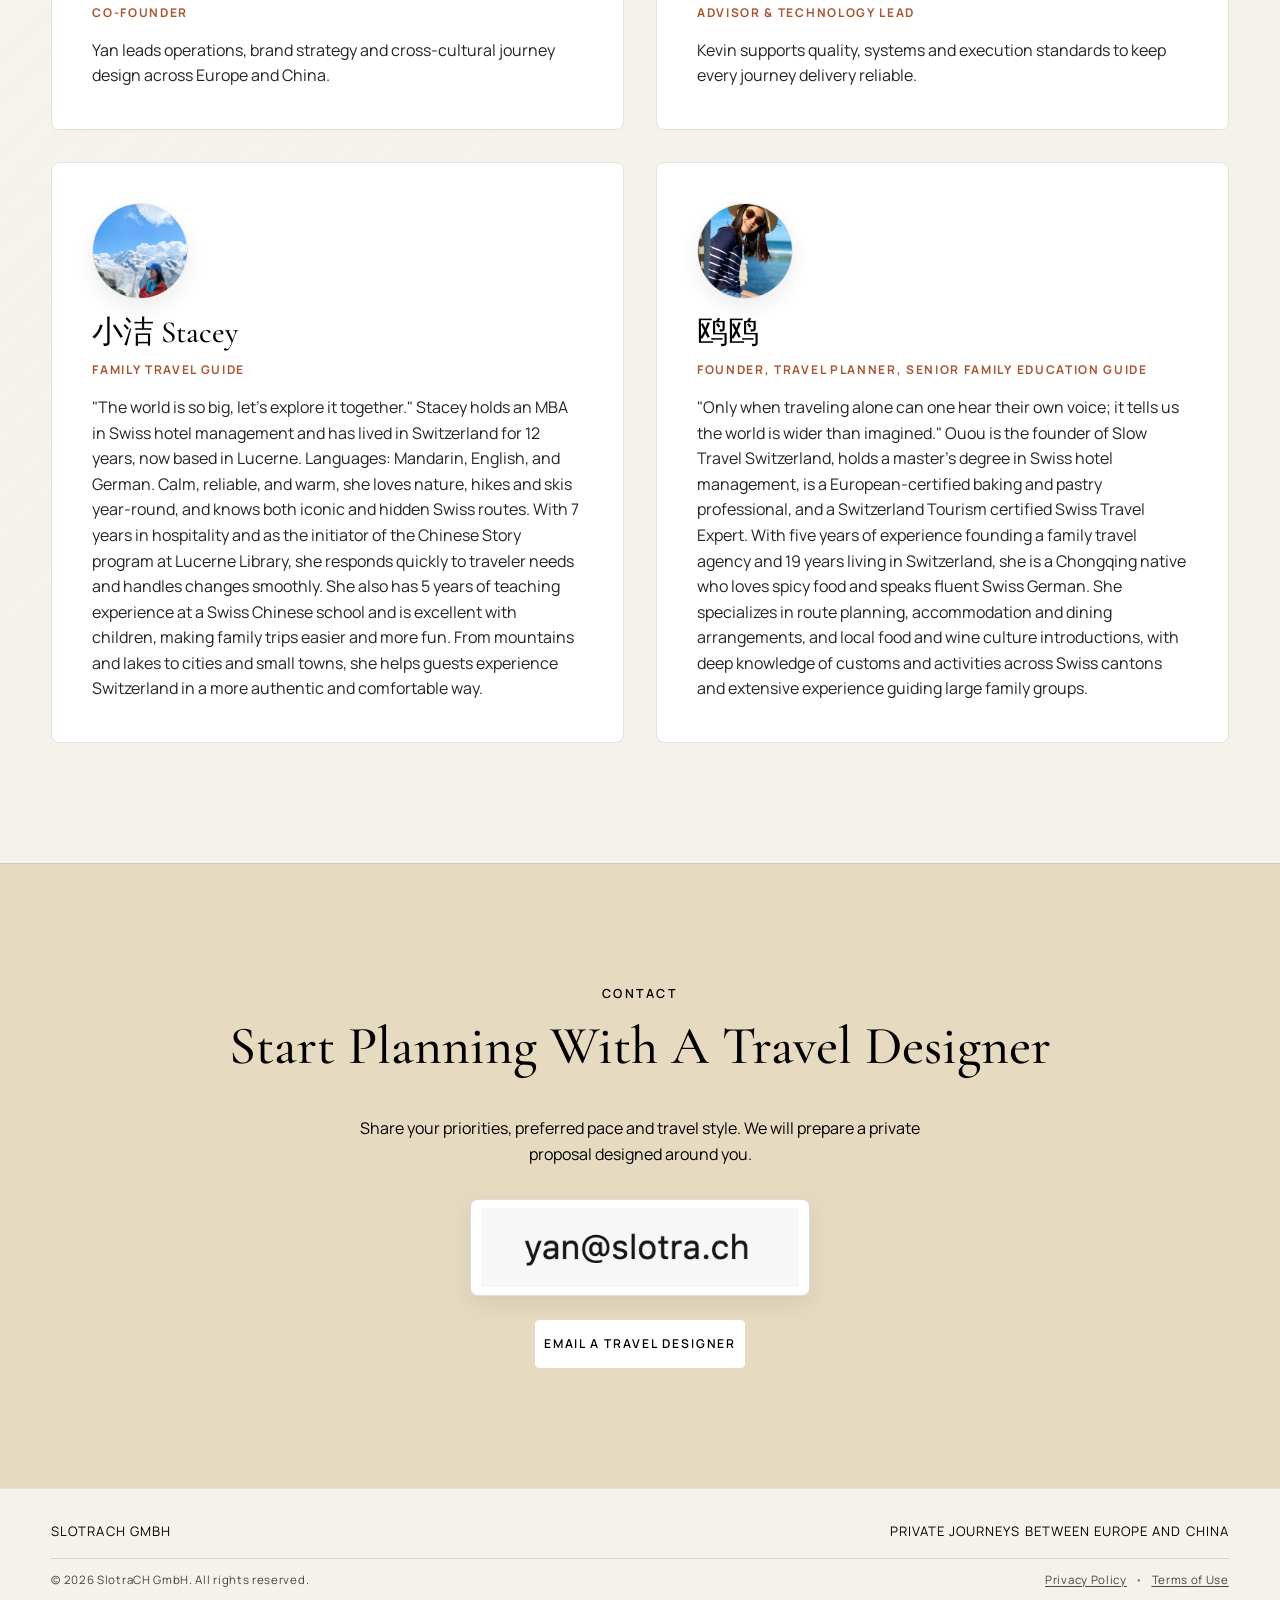
<file: docs/china.html>
<!doctype html>
<html lang="en">
<head>
  <meta charset="utf-8">
  <meta name="viewport" content="width=device-width, initial-scale=1">
  <title>Private Hainan Journeys | SlotraCH GmbH</title>
  <meta name="description" content="Private Hainan journeys featuring Sanya beaches, Haikou city culture, Wenchang rocket launch, Qionghai hot springs and Lingshui marine activities with seafood cuisine.">
  <link rel="icon" type="image/png" sizes="64x64" href="./favicon.png">
  <link rel="shortcut icon" href="./favicon.png">
  <link rel="apple-touch-icon" href="./logo.png">
  <link rel="preconnect" href="https://fonts.googleapis.com">
  <link rel="preconnect" href="https://fonts.gstatic.com" crossorigin>
  <link href="https://fonts.googleapis.com/css2?family=Cormorant+Garamond:wght@400;500;600&family=Manrope:wght@400;500;600;700&display=swap" rel="stylesheet">
  <link rel="stylesheet" href="./site.css">
  <script src="./site-config.js"></script>
  <script src="./site-shared.js"></script>
</head>
<body class="page-china">
  <header class="top-contact">
    <div class="shell top-contact-inner">
      <p class="contact-note" data-i18n="contactNote">Talk to our travel team</p>
      <div class="top-contact-actions">
        <nav class="top-page-nav" aria-label="Primary">
          <a class="top-page-link" href="./switzerland.html" data-i18n="topNavSwiss">Switzerland</a>
          <a class="top-page-link is-active" href="./china.html" aria-current="page" data-i18n="topNavHainan">Hainan</a>
          <a class="top-page-link" href="./mainland-china.html" data-i18n="topNavMainland">China</a>
          <a class="top-page-link" href="./about.html" data-i18n="topNavAbout">About</a>
        </nav>
        <div class="lang-switch" role="group" aria-label="Language switch" data-i18n-aria-label="langSwitchAria">
          <button class="lang-btn is-active" type="button" data-lang="en">EN</button>
          <button class="lang-btn" type="button" data-lang="zh">中文</button>
          <button class="lang-btn" type="button" data-lang="de">DE</button>
          <button class="lang-btn" type="button" data-lang="fr">FR</button>
        </div>
      </div>
    </div>
  </header>

  <main>
    <section class="hero">
      <div class="hero-media" aria-hidden="true">
        <div class="hero-media-layer is-active" style="--hero-slide-photo: url('./assets/destinations/hainan-sanya/sanya-01.jpg')"></div>
        <div class="hero-media-layer" style="--hero-slide-photo: url('./assets/destinations/hainan-haikou/haikou-02.jpg')"></div>
        <div class="hero-media-layer" style="--hero-slide-photo: url('./assets/destinations/hainan-wenchang-qionghai/wenchang-01.jpg')"></div>
      </div>
      <div class="hero-overlay"></div>
      <div class="shell hero-content">
        <p class="eyebrow reveal reveal-1" data-i18n="heroEyebrow">Hainan Journeys</p>
        <h1 class="hero-title reveal reveal-2" data-i18n="heroTitle">Hainan Island, Curated Around Tropical Beauty & Culture</h1>
        <p class="mini-note reveal reveal-2" data-i18n="heroSubtitle">As China’s Free Trade Port and “China’s Hawaii,” Hainan offers beaches, city life, rocket launches, hot springs and unforgettable cuisine.</p>
        <div class="hero-actions reveal reveal-3">
          <a class="btn-primary" href="#" data-email-link="true" data-i18n="ctaPrimary">Start Your Private Plan</a>
        </div>
        <div class="page-nav reveal reveal-3">
          <a href="./switzerland.html" data-i18n="navSwiss">Switzerland</a>
          <a href="./china.html" data-i18n="navHainan">China (Hainan)</a>
          <a href="./mainland-china.html" data-i18n="navMainland">China (Mainland)</a>
          <a href="./about.html" data-i18n="navAbout">About</a>
        </div>
      </div>
    </section>

    <section class="module-section">
      <div class="shell">
        <p class="eyebrow" data-i18n="themesEyebrow">Journey Themes</p>
        <h2 class="section-title" data-i18n="themesTitle">Hainan In Four Signature Experiences</h2>
        <div class="module-grid">
          <article class="module-card">
            <div>
              <p class="module-meta" data-i18n="theme1Meta">Coast & Resort</p>
              <h3 data-i18n="theme1Title">Sanya Beaches, Lingshui Marine Projects</h3>
              <p data-i18n="theme1Text">Enjoy sea activities, tropical coastlines and relaxed resort stays that are ideal all year, including winter.</p>
            </div>
          </article>
          <article class="module-card">
            <div>
              <p class="module-meta" data-i18n="theme2Meta">Culture & Innovation</p>
              <h3 data-i18n="theme2Title">Haikou City, Wenchang Launches & Island Cuisine</h3>
              <p data-i18n="theme2Text">From urban tradition to China’s national rocket launch site, plus coconut chicken, Wenchang chicken and Dongshan mutton.</p>
            </div>
          </article>
        </div>
      </div>
    </section>

    <section class="destination-section">
      <div class="shell">
        <p class="eyebrow" data-i18n="destEyebrow">Destinations</p>
        <h2 class="section-title" data-i18n="destTitle">A Hainan Portfolio With Nature, Culture And Flavor</h2>
        <p class="destination-intro" data-i18n="destText">Hainan Island, as China’s Free Trade Port, is known as “China’s Hawaii.” Here, every flavor and every view is a harmony of culture, nature, and innovation.</p>

        <div class="destination-grid destination-grid-compact">
          <article class="destination-card">
            <div class="destination-card-head">
              <h3 class="destination-card-title" data-i18n="city1Title">Sanya</h3>
              <p class="destination-card-sub" data-i18n="city1Type">Beaches & Romance Show</p>
            </div>
            <div class="destination-card-images">
              <img src="./assets/destinations/hainan-sanya/sanya-01.jpg" alt="Sanya beach with palm trees">
              <img src="./assets/destinations/hainan-sanya/sanya-02.jpg" alt="Sanya tropical coastline">
              <img src="./assets/destinations/hainan-sanya/sanya-03.jpg" alt="Chinese stage performance inspired by Sanya romance show">
            </div>
          </article>

          <article class="destination-card">
            <div class="destination-card-head">
              <h3 class="destination-card-title" data-i18n="city2Title">Haikou</h3>
              <p class="destination-card-sub" data-i18n="city2Type">Tradition & City Life</p>
            </div>
            <div class="destination-card-images">
              <img src="./assets/destinations/hainan-haikou/haikou-01.jpg" alt="Haikou architecture">
              <img src="./assets/destinations/hainan-haikou/haikou-02.jpg" alt="Haikou skyline at sunset">
              <img src="./assets/destinations/hainan-haikou/haikou-03.jpg" alt="Haikou clock tower and palm trees">
            </div>
          </article>

          <article class="destination-card">
            <div class="destination-card-head">
              <h3 class="destination-card-title" data-i18n="city3Title">Wenchang & Qionghai</h3>
              <p class="destination-card-sub" data-i18n="city3Type">Rocket Launch & Hot Springs</p>
            </div>
            <div class="destination-card-images">
              <img src="./assets/destinations/hainan-wenchang-qionghai/wenchang-01.jpg" alt="Rocket launch near Wenchang">
              <img src="./assets/destinations/hainan-wenchang-qionghai/wenchang-02.jpg" alt="Rocket plume in the sky">
              <img src="./assets/destinations/hainan-wenchang-qionghai/qionghai-01.jpg" alt="Hot spring resort atmosphere">
            </div>
          </article>

          <article class="destination-card">
            <div class="destination-card-head">
              <h3 class="destination-card-title" data-i18n="city4Title">Lingshui</h3>
              <p class="destination-card-sub" data-i18n="city4Type">Marine Activities & Fresh Seafood</p>
            </div>
            <div class="destination-card-images">
              <img src="./assets/destinations/hainan-lingshui/lingshui-01.jpg" alt="Marine activity on tropical sea">
              <img src="./assets/destinations/hainan-lingshui/lingshui-02.jpg" alt="Lingshui style tropical resort">
              <img src="./assets/destinations/hainan-lingshui/lingshui-03.jpg" alt="Fresh seafood platter">
            </div>
          </article>
        </div>
      </div>
    </section>

    <section class="about">
      <div class="shell">
        <p class="eyebrow" data-i18n="aboutEyebrow">About The Team</p>
        <h2 class="section-title" data-i18n="aboutTitle">Founder-Led, Cross-Cultural, Detail-Driven</h2>
        <div class="team-grid">
          <article class="team-card">
            <img class="team-avatar" src="./yan.png" alt="Yan (Miya) Huang">
            <h3>Yan (Miya) Huang</h3>
            <p class="role" data-i18n="yanRole">Co-Founder</p>
            <p data-i18n="yanDesc">Yan leads operations, brand strategy and cross-cultural journey design across Europe and China.</p>
          </article>
          <article class="team-card">
            <img class="team-avatar" src="./kevin.jpeg" alt="Kevin De Keyser">
            <h3>Kevin De Keyser</h3>
            <p class="role" data-i18n="kevinRole">Advisor & Technology Lead</p>
            <p data-i18n="kevinDesc">Kevin supports quality, systems and execution standards to keep every journey delivery reliable.</p>
          </article>
          <article class="team-card">
            <img class="team-avatar" src="./Stacey.jpg" alt="小洁 Stacey">
            <h3>小洁 Stacey</h3>
            <p class="role" data-i18n="staceyRole">亲子向导</p>
            <p data-i18n="staceyDesc">“世界那么大，我们一起去看看”。瑞士酒店管理MBA硕士，定居瑞士12年，现居琉森。语言：中文（普通话）、英语、德语。沉稳可靠又充满热情，热爱大自然，常年徒步与滑雪，几乎走遍瑞士经典与小众路线。拥有7年酒店行业经验，更是瑞士琉森图书馆中文故事发起人，能够快速理解客人需求，从容应对旅途中的各种变化；同时具备5年瑞士中文学校教学经验，擅长与孩子互动，让亲子出行更加轻松有趣。无论是雪山、湖泊，还是城市与小镇，她都会带你用更真实、更舒适的方式，体验瑞士。🌍 和Stacey一起，不只是旅行，而是走进瑞士的生活。</p>
          </article>
          <article class="team-card">
            <img class="team-avatar" src="./欧欧.png" alt="鸥鸥 Ouou">
            <h3>鸥鸥</h3>
            <p class="role" data-i18n="ououRole">创始人，旅行规划师，资深亲子教育向导</p>
            <p data-i18n="ououDesc">“只有一个人在旅行时，才听得到自己的声音，它会告诉你，这世界比想象中的宽阔。”漫行瑞士创始人，瑞士酒店管理专业硕士，欧洲认证烘培甜品师，瑞士国家旅游局认证“瑞士旅行专家”。五年亲子旅行社创始人经历，定居瑞士19年。是爱吃辣的重庆女生，也是开口能说流利瑞士德语的半个瑞士人。擅长规划旅行路线，安排食宿，当地餐酒文化介绍。熟知瑞士各州的民俗文化和活动，丰富的亲子大团向导经验。</p>
          </article>
        </div>
      </div>
    </section>

    <section class="contact">
      <div class="shell">
        <p class="eyebrow" data-i18n="contactEyebrow">Contact</p>
        <h2 class="section-title" data-i18n="contactTitle">Start Planning With A Travel Designer</h2>
        <p class="contact-text" data-i18n="contactText">Share your priorities, preferred pace and travel style. We will prepare a private proposal designed around you.</p>
        <a class="contact-email-image" href="#" data-email-link="true" aria-label="Email SlotraCH GmbH" data-i18n-aria-label="contactFabAria">
          <img src="./email.png" alt="Email">
        </a>
        <a class="btn-primary" href="#" data-email-link="true" data-i18n="contactButton">Email A Travel Designer</a>
      </div>
    </section>
  </main>

  <footer class="site-footer">
    <div class="shell footer-inner">
      <div class="footer-main">
        <p class="footer-brand">SlotraCH GmbH</p>
        <p class="footer-tagline" data-i18n="footerTagline">Private journeys between Europe and China</p>
      </div>
      <div class="footer-legal">
        <p class="footer-copyright">© <span id="footer-year"></span> SlotraCH GmbH. <span data-i18n="footerRights">All rights reserved.</span></p>
        <p class="footer-links">
          <a href="./privacy-policy.html" data-i18n="footerPrivacy">Privacy Policy</a>
          <span class="footer-sep">•</span>
          <a href="./terms-of-use.html" data-i18n="footerTerms">Terms of Use</a>
        </p>
      </div>
    </div>
  </footer>

  <a class="contact-fab" href="#" data-email-link="true" aria-label="Email SlotraCH GmbH" data-i18n="contactFab" data-i18n-aria-label="contactFabAria">Contact</a>

  <script>
    (function () {
      var copy = {
        en: {
          pageTitle: "Private Hainan Journeys | SlotraCH GmbH",
          metaDescription: "Private Hainan journeys featuring Sanya beaches, Haikou city culture, Wenchang rocket launch, Qionghai hot springs and Lingshui marine activities with seafood cuisine.",
          langSwitchAria: "Language switch",
          contactFabAria: "Email SlotraCH GmbH",
          contactNote: "Talk to our travel team",
          topNavHainan: "Hainan",
          topNavMainland: "China",
          topNavSwiss: "Switzerland",
          topNavAbout: "About",
          heroEyebrow: "Hainan Journeys",
          heroTitle: "Hainan Island, Curated Around Tropical Beauty & Culture",
          heroSubtitle: "As China's Free Trade Port and 'China's Hawaii,' Hainan offers beaches, city life, rocket launches, hot springs and unforgettable cuisine.",
          ctaPrimary: "Start Your Private Plan",
          navHainan: "China (Hainan)",
          navMainland: "China (Mainland)",
          navSwiss: "Switzerland",
          navAbout: "About",
          themesEyebrow: "Journey Themes",
          themesTitle: "Hainan In Four Signature Experiences",
          theme1Meta: "Coast & Resort",
          theme1Title: "Sanya Beaches, Lingshui Marine Projects",
          theme1Text: "Enjoy sea activities, tropical coastlines and relaxed resort stays that are ideal all year, including winter.",
          theme2Meta: "Culture & Innovation",
          theme2Title: "Haikou City, Wenchang Launches & Island Cuisine",
          theme2Text: "From urban tradition to China's national rocket launch site, plus coconut chicken, Wenchang chicken and Dongshan mutton.",
          destEyebrow: "Destinations",
          destTitle: "A Hainan Portfolio With Nature, Culture And Flavor",
          destText: "Hainan Island, as China's Free Trade Port, is known as 'China's Hawaii.' It is a beautiful tropical island with a summer-like climate all year round, ideal for travel even in winter. Here, you can enjoy the stunning beaches and romance show of Sanya, the vibrant city life of Haikou, the rocket launch site in Wenchang, the hot springs of Qionghai, and the resorts and marine activities in Lingshui, along with fresh seafood and a rich variety of tropical fruits and cuisine. Hainan's iconic dishes, such as coconut chicken, Wenchang chicken, and Dongshan mutton, along with the Li ethnic group's betel leaf specialties, make it truly unforgettable. Here, every flavor and every view is a harmony of culture, nature, and innovation.",
          city1Title: "Sanya",
          city1Type: "Beaches & Romance Show",
          city2Title: "Haikou",
          city2Type: "Tradition & City Life",
          city3Title: "Wenchang & Qionghai",
          city3Type: "Rocket Launch & Hot Springs",
          city4Title: "Lingshui",
          city4Type: "Marine Activities & Fresh Seafood",
          aboutEyebrow: "About The Team",
          aboutTitle: "Founder-Led, Cross-Cultural, Detail-Driven",
          yanRole: "Co-Founder",
          yanDesc: "Yan leads operations, brand strategy and cross-cultural journey design across Europe and China.",
          kevinRole: "Advisor & Technology Lead",
          kevinDesc: "Kevin supports quality, systems and execution standards to keep every journey delivery reliable.",
          staceyRole: "Family Travel Guide",
          staceyDesc: "\"The world is so big, let's explore it together.\" Stacey holds an MBA in Swiss hotel management and has lived in Switzerland for 12 years, now based in Lucerne. Languages: Mandarin, English, and German. Calm, reliable, and warm, she loves nature, hikes and skis year-round, and knows both iconic and hidden Swiss routes. With 7 years in hospitality and as the initiator of the Chinese Story program at Lucerne Library, she responds quickly to traveler needs and handles changes smoothly. She also has 5 years of teaching experience at a Swiss Chinese school and is excellent with children, making family trips easier and more fun. From mountains and lakes to cities and small towns, she helps guests experience Switzerland in a more authentic and comfortable way.",
          ououRole: "Founder, Travel Planner, Senior Family Education Guide",
          ououDesc: "\"Only when traveling alone can one hear their own voice; it tells us the world is wider than imagined.\" Ouou is the founder of Slow Travel Switzerland, holds a master's degree in Swiss hotel management, is a European-certified baking and pastry professional, and a Switzerland Tourism certified Swiss Travel Expert. With five years of experience founding a family travel agency and 19 years living in Switzerland, she is a Chongqing native who loves spicy food and speaks fluent Swiss German. She specializes in route planning, accommodation and dining arrangements, and local food and wine culture introductions, with deep knowledge of customs and activities across Swiss cantons and extensive experience guiding large family groups.",
          contactEyebrow: "Contact",
          contactTitle: "Start Planning With A Travel Designer",
          contactText: "Share your priorities, preferred pace and travel style. We will prepare a private proposal designed around you.",
          contactButton: "Email A Travel Designer",
          footerTagline: "Private journeys between Europe and China",
          footerRights: "All rights reserved.",
          footerPrivacy: "Privacy Policy",
          footerTerms: "Terms of Use",
          contactFab: "Contact"
        },
        zh: {
          pageTitle: "海南高端定制旅程 | SlotraCH GmbH",
          metaDescription: "聚焦海南自由贸易港：三亚海滩与千古情、海口城市文化、文昌火箭发射、琼海温泉、陵水海上项目和新鲜海鲜美食。",
          langSwitchAria: "语言切换",
          contactFabAria: "发送邮件给 SlotraCH GmbH",
          contactNote: "联系旅行顾问",
          topNavHainan: "海南",
          topNavMainland: "中国",
          topNavSwiss: "瑞士",
          topNavAbout: "关于我们",
          heroEyebrow: "海南旅程",
          heroTitle: "海南岛：热带海岛与创新未来的交汇",
          heroSubtitle: "作为中国自由贸易港，海南四季如夏，冬季也适合旅行，兼具海岛度假、城市文化与科技创新体验。",
          ctaPrimary: "开启专属规划",
          navHainan: "中国（海南）",
          navMainland: "中国（大陆）",
          navSwiss: "瑞士",
          navAbout: "关于我们",
          themesEyebrow: "旅程主题",
          themesTitle: "以四大亮点打开海南",
          theme1Meta: "海岛度假",
          theme1Title: "三亚海滩与陵水海上项目",
          theme1Text: "热带海岸、海上运动与度假氛围兼具，全年适合亲子与休闲出行。",
          theme2Meta: "文化创新",
          theme2Title: "海口城市传统、文昌航天与海南美食",
          theme2Text: "从海口城市肌理到文昌火箭发射，再到椰子鸡、文昌鸡、东山羊，形成丰富而完整的海南体验。",
          destEyebrow: "目的地",
          destTitle: "海南目的地与体验亮点",
          destText: "海南岛，作为中国的自由贸易港，被誉为“中国的夏威夷”，是一座美丽的热带海岛，四季如夏，气候温暖，冬季也适合旅行。这里不仅拥有三亚的迷人海滩与《千古情》演艺，海口的都市活力与传统街区，文昌的中国火箭发射基地，琼海的温泉，以及陵水的海上项目和新鲜好吃的海鲜，更有丰富的热带水果和美食。海南的椰子鸡、文昌鸡、东山羊等地道佳肴，以及黎族的槟榔叶风味，都让人难以忘怀。此外，这座岛还承载着创新与未来，是一次味蕾与心灵共鸣的难忘旅程。",
          city1Title: "三亚",
          city1Type: "海滩与千古情",
          city2Title: "海口",
          city2Type: "传统与都市活力",
          city3Title: "文昌与琼海",
          city3Type: "火箭发射与温泉",
          city4Title: "陵水",
          city4Type: "海上项目与新鲜海鲜",
          aboutEyebrow: "团队",
          aboutTitle: "创始人主导，跨文化协同，细节驱动",
          yanRole: "联合创始人",
          yanDesc: "Yan 负责运营、品牌策略与中欧跨文化旅程设计。",
          kevinRole: "顾问与技术负责人",
          kevinDesc: "Kevin 负责质量、系统与交付标准，确保服务稳定可靠。",
          staceyRole: "亲子向导",
          staceyDesc: "“世界那么大，我们一起去看看”。瑞士酒店管理MBA硕士，定居瑞士12年，现居琉森。语言：中文（普通话）、英语、德语。沉稳可靠又充满热情，热爱大自然，常年徒步与滑雪，几乎走遍瑞士经典与小众路线。拥有7年酒店行业经验，更是瑞士琉森图书馆中文故事发起人，能够快速理解客人需求，从容应对旅途中的各种变化；同时具备5年瑞士中文学校教学经验，擅长与孩子互动，让亲子出行更加轻松有趣。无论是雪山、湖泊，还是城市与小镇，她都会带你用更真实、更舒适的方式，体验瑞士。🌍 和Stacey一起，不只是旅行，而是走进瑞士的生活。",
          ououRole: "创始人，旅行规划师，资深亲子教育向导",
          ououDesc: "“只有一个人在旅行时，才听得到自己的声音，它会告诉你，这世界比想象中的宽阔。”漫行瑞士创始人，瑞士酒店管理专业硕士，欧洲认证烘培甜品师，瑞士国家旅游局认证“瑞士旅行专家”。五年亲子旅行社创始人经历，定居瑞士19年。是爱吃辣的重庆女生，也是开口能说流利瑞士德语的半个瑞士人。擅长规划旅行路线，安排食宿，当地餐酒文化介绍。熟知瑞士各州的民俗文化和活动，丰富的亲子大团向导经验。",
          contactEyebrow: "联系",
          contactTitle: "和旅行设计师开始沟通",
          contactText: "告诉我们你的优先级、旅行节奏和偏好，我们将为你准备专属提案。",
          contactButton: "邮件联系旅行设计师",
          footerTagline: "连接欧洲与中国的高端私享旅程",
          footerRights: "版权所有。",
          footerPrivacy: "隐私政策",
          footerTerms: "使用条款",
          contactFab: "联系"
        },
        de: {
          pageTitle: "Private Hainan-Reisen | SlotraCH GmbH",
          metaDescription: "Private Hainan-Reisen mit Strand, Stadtkultur, Raketenstart in Wenchang, Thermalquellen in Qionghai und Meeresaktivitaeten in Lingshui.",
          langSwitchAria: "Sprachauswahl",
          contactFabAria: "E-Mail an SlotraCH GmbH",
          contactNote: "Sprechen Sie mit unserem Reiseteam",
          topNavHainan: "Hainan",
          topNavMainland: "China",
          topNavSwiss: "Schweiz",
          topNavAbout: "Über Uns",
          heroEyebrow: "Hainan-Reisen",
          heroTitle: "Hainan: Tropische Insel, Kultur und Innovation",
          heroSubtitle: "Als Freihandelshafen Chinas vereint Hainan Strandurlaub, Stadtleben, Raumfahrt und Kulinarik in einer Reise.",
          ctaPrimary: "Private Planung starten",
          navHainan: "China (Hainan)",
          navMainland: "China (Festland)",
          navSwiss: "Schweiz",
          navAbout: "Über Uns",
          themesEyebrow: "Reisethemen",
          themesTitle: "Hainan in vier Kern-Erlebnissen",
          theme1Meta: "Kueste & Resort",
          theme1Title: "Straende in Sanya, Meeresprojekte in Lingshui",
          theme1Text: "Tropische Kuesten, Wassersport und Resorts - ideal fuer Familien und Winterreisen.",
          theme2Meta: "Kultur & Innovation",
          theme2Title: "Haikou, Wenchang-Startplatz und Inselkueche",
          theme2Text: "Stadtkultur, Raumfahrtgeschichte und lokale Gerichte wie Kokosnuss-Huhn, Wenchang-Huhn und Dongshan-Lamm.",
          destEyebrow: "Reiseziele",
          destTitle: "Hainan mit Natur, Kultur und Geschmack",
          destText: "Hainan gilt als 'Chinas Hawaii': ganzjaehrig warm, mit Straenden in Sanya, urbanem Leben in Haikou, dem Raketenstartzentrum in Wenchang, Thermalquellen in Qionghai, Meeresaktivitaeten in Lingshui und frischer Meereskueche.",
          city1Title: "Sanya",
          city1Type: "Straende & Show",
          city2Title: "Haikou",
          city2Type: "Tradition & Stadtleben",
          city3Title: "Wenchang & Qionghai",
          city3Type: "Raketenstart & Thermalquellen",
          city4Title: "Lingshui",
          city4Type: "Meeresaktivitaeten & Seafood",
          aboutEyebrow: "Team",
          aboutTitle: "Gründergeführt, interkulturell, detailorientiert",
          yanRole: "Mitgründerin",
          yanDesc: "Yan leitet Operations, Markenstrategie und interkulturelles Reisedesign zwischen Europa und China.",
          kevinRole: "Advisor & Technology Lead",
          kevinDesc: "Kevin sichert Qualität, Systeme und verlässliche Umsetzung entlang der gesamten Reiseleistung.",
          contactEyebrow: "Kontakt",
          contactTitle: "Planen Sie mit einem Reisedesigner",
          contactText: "Nennen Sie Prioritäten, Tempo und Stil. Wir erstellen ein privates Angebot für Sie.",
          contactButton: "Reisedesigner per E-Mail",
          footerTagline: "Private Reisen zwischen Europa und China",
          footerRights: "Alle Rechte vorbehalten.",
          footerPrivacy: "Datenschutz",
          footerTerms: "Nutzungsbedingungen",
          contactFab: "Kontakt"
        },
        fr: {
          pageTitle: "Voyages prives a Hainan | SlotraCH GmbH",
          metaDescription: "Voyages prives a Hainan avec plages de Sanya, ville de Haikou, site de lancement a Wenchang, sources chaudes de Qionghai et activites marines a Lingshui.",
          langSwitchAria: "Sélecteur de langue",
          contactFabAria: "Envoyer un e-mail à SlotraCH GmbH",
          contactNote: "Parlez à notre équipe voyage",
          topNavHainan: "Hainan",
          topNavMainland: "Chine",
          topNavSwiss: "Suisse",
          topNavAbout: "À Propos",
          heroEyebrow: "Voyages Hainan",
          heroTitle: "Hainan: ile tropicale, culture et innovation",
          heroSubtitle: "Port franc de la Chine, Hainan combine plages, vie urbaine, technologie spatiale et gastronomie.",
          ctaPrimary: "Lancer votre projet privé",
          navHainan: "Chine (Hainan)",
          navMainland: "Chine (continentale)",
          navSwiss: "Suisse",
          navAbout: "À Propos",
          themesEyebrow: "Thématiques",
          themesTitle: "Hainan en quatre experiences majeures",
          theme1Meta: "Cote & Resort",
          theme1Title: "Plages de Sanya, activites marines de Lingshui",
          theme1Text: "Cotes tropicales, loisirs nautiques et sejours resort, parfaits en toute saison.",
          theme2Meta: "Culture & Innovation",
          theme2Title: "Haikou, lancements de Wenchang et cuisine locale",
          theme2Text: "Vie urbaine, tradition, base spatiale nationale et saveurs de Hainan.",
          destEyebrow: "Destinations",
          destTitle: "Hainan: nature, culture et saveurs",
          destText: "Surnommee 'Hawaii chinois', Hainan offre plages de Sanya, energie urbaine de Haikou, base spatiale de Wenchang, sources chaudes de Qionghai, activites marines et fruits de mer frais a Lingshui.",
          city1Title: "Sanya",
          city1Type: "Plages & spectacle",
          city2Title: "Haikou",
          city2Type: "Tradition & vie urbaine",
          city3Title: "Wenchang & Qionghai",
          city3Type: "Lancements & sources chaudes",
          city4Title: "Lingshui",
          city4Type: "Activites marines & fruits de mer",
          aboutEyebrow: "Équipe",
          aboutTitle: "Piloté par les fondateurs, interculturel, orienté détail",
          yanRole: "Co-fondatrice",
          yanDesc: "Yan dirige les opérations, la stratégie de marque et la conception interculturelle des parcours.",
          kevinRole: "Conseiller & Responsable Technologie",
          kevinDesc: "Kevin garantit qualité, systèmes et fiabilité de l'exécution de bout en bout.",
          contactEyebrow: "Contact",
          contactTitle: "Planifiez avec un travel designer",
          contactText: "Partagez vos priorités, votre rythme et votre style. Nous préparons une proposition privée sur mesure.",
          contactButton: "Écrire à un travel designer",
          footerTagline: "Voyages privés entre l'Europe et la Chine",
          footerRights: "Tous droits réservés.",
          footerPrivacy: "Politique de confidentialité",
          footerTerms: "Conditions d'utilisation",
          contactFab: "Contact"
        }
      };

      var rawConfig = window.SITE_CONFIG || {};
      var configuredMarket = (typeof rawConfig.market === "string" && rawConfig.market.toLowerCase() === "cn") ? "cn" : "eu";
      var persistedMarket = "";
      try { persistedMarket = (localStorage.getItem("site-market") || "").toLowerCase(); } catch (e) {}
      var siteMarket = (persistedMarket === "cn" || persistedMarket === "eu") ? persistedMarket : configuredMarket;
      var marketLangKey = "site-lang-" + siteMarket;
      var ipDefaultLang = "";
      try { ipDefaultLang = (localStorage.getItem("site-ip-default-lang") || "").toLowerCase(); } catch (e) {}
      var marketDefaultLang = typeof rawConfig.defaultLanguage === "string" && rawConfig.defaultLanguage
        ? rawConfig.defaultLanguage.toLowerCase()
        : ((ipDefaultLang === "zh" || ipDefaultLang === "en") ? ipDefaultLang : (siteMarket === "cn" ? "zh" : "en"));
      if (!copy[marketDefaultLang]) marketDefaultLang = siteMarket === "cn" ? "zh" : "en";

      function applyLanguage(lang) {
        var target = copy[lang] ? lang : "en";
        var dict = copy[target];
        var fallback = copy.en;

        window.__siteLang = target;
        document.documentElement.lang = target === "zh" ? "zh-CN" : target;
        document.title = dict.pageTitle || fallback.pageTitle;

        var meta = document.querySelector('meta[name="description"]');
        if (meta) meta.setAttribute("content", dict.metaDescription || fallback.metaDescription);

        document.querySelectorAll("[data-i18n]").forEach(function (node) {
          var key = node.getAttribute("data-i18n");
          var text = dict[key] || fallback[key];
          if (text) node.textContent = text;
        });

        document.querySelectorAll("[data-i18n-aria-label]").forEach(function (node) {
          var key = node.getAttribute("data-i18n-aria-label");
          var text = dict[key] || fallback[key];
          if (text) node.setAttribute("aria-label", text);
        });

        document.querySelectorAll(".lang-btn").forEach(function (button) {
          var isActive = button.getAttribute("data-lang") === target;
          button.classList.toggle("is-active", isActive);
          button.setAttribute("aria-pressed", isActive ? "true" : "false");
        });

        try {
          localStorage.setItem(marketLangKey, target);
          localStorage.setItem("site-lang", target);
        } catch (e) {}
      }

      document.querySelectorAll(".lang-btn").forEach(function (button) {
        button.addEventListener("click", function () {
          applyLanguage(button.getAttribute("data-lang"));
        });
      });

      var heroLayers = Array.prototype.slice.call(document.querySelectorAll(".hero-media-layer"));
      if (heroLayers.length > 1) {
        var heroIdx = 0;
        window.setInterval(function () {
          heroLayers[heroIdx].classList.remove("is-active");
          heroIdx = (heroIdx + 1) % heroLayers.length;
          heroLayers[heroIdx].classList.add("is-active");
        }, 5000);
      }

      window.SiteShared.bindEmailLinks();

      var saved = marketDefaultLang;
      try { saved = localStorage.getItem(marketLangKey) || marketDefaultLang; } catch (e) {}
      if (!copy[saved]) saved = marketDefaultLang;

      var footerYear = document.getElementById("footer-year");
      if (footerYear) footerYear.textContent = String(new Date().getFullYear());
      applyLanguage(saved);
    })();
  </script>
</body>
</html>
</file>
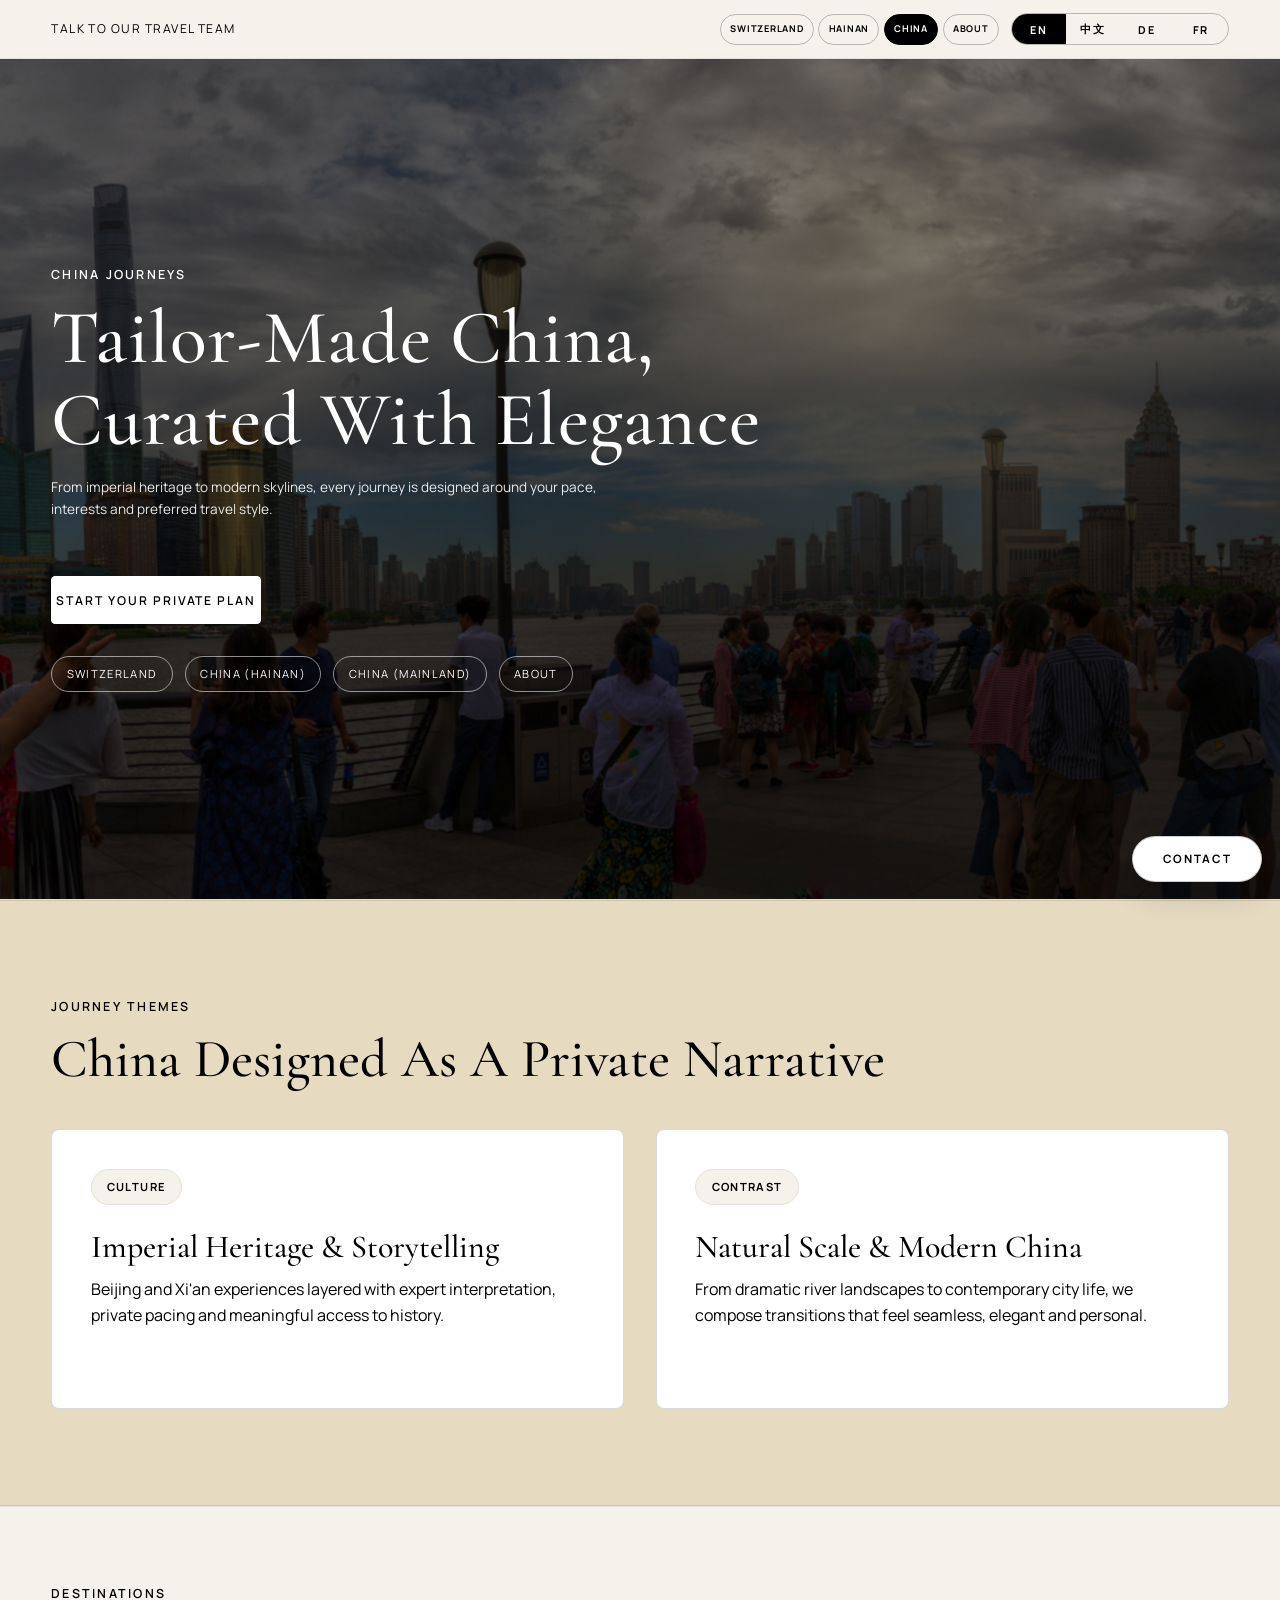
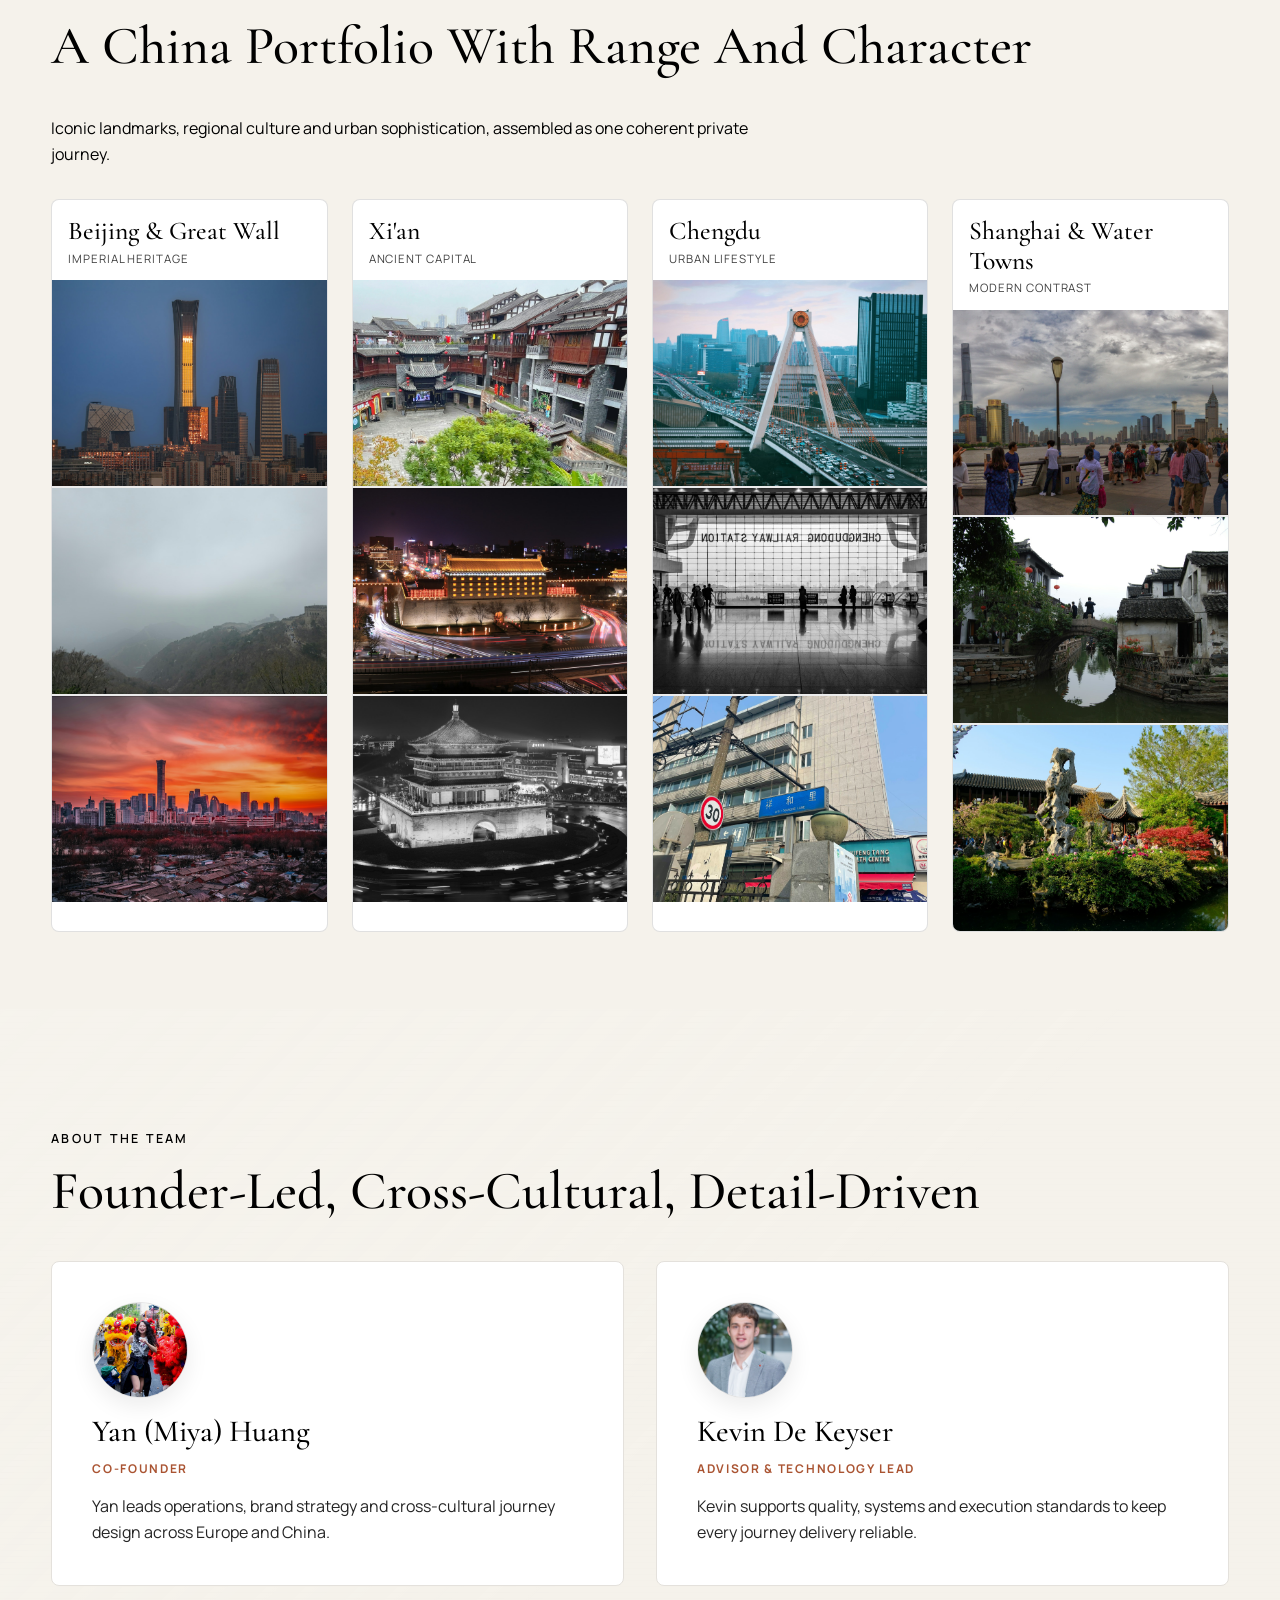
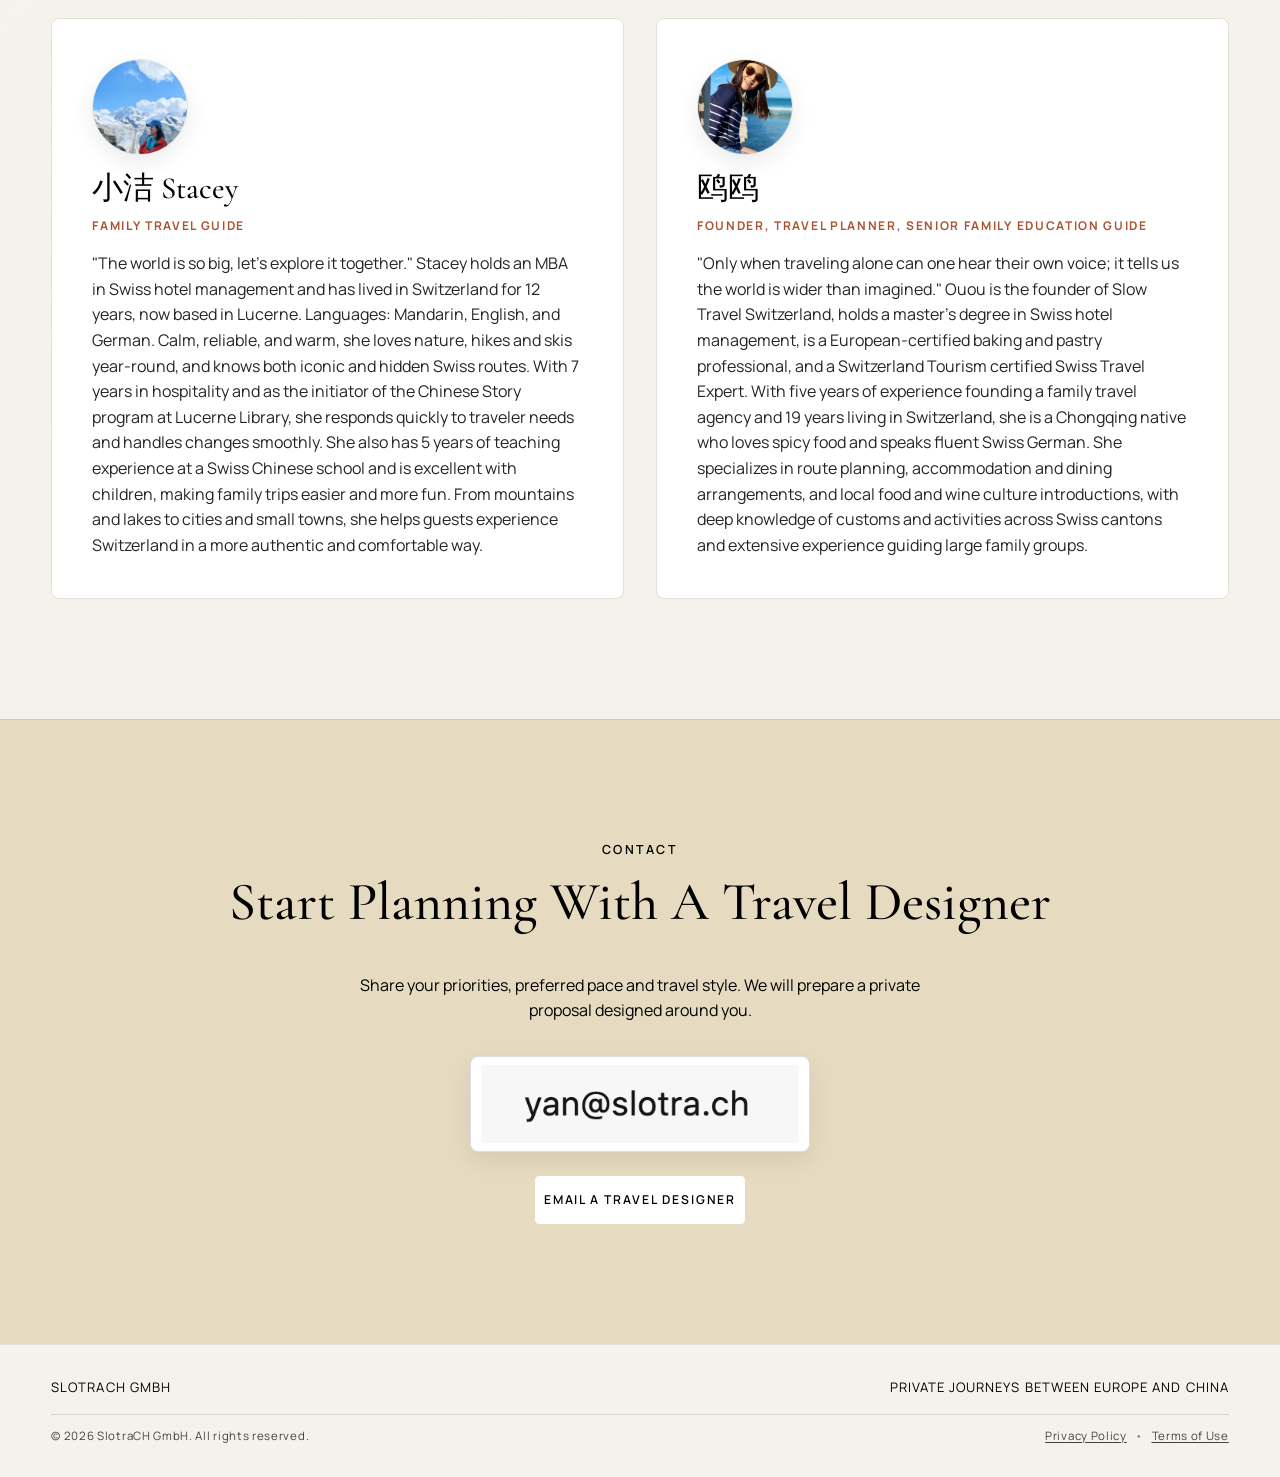
<file: docs/mainland-china.html>
<!doctype html>
<html lang="en">
<head>
  <meta charset="utf-8">
  <meta name="viewport" content="width=device-width, initial-scale=1">
  <title>Private China (Mainland) Journeys | SlotraCH GmbH</title>
  <meta name="description" content="Private China journeys crafted with cultural depth, elegant pacing and premium tailor-made service.">
  <link rel="icon" type="image/png" sizes="64x64" href="./favicon.png">
  <link rel="shortcut icon" href="./favicon.png">
  <link rel="apple-touch-icon" href="./logo.png">
  <link rel="preconnect" href="https://fonts.googleapis.com">
  <link rel="preconnect" href="https://fonts.gstatic.com" crossorigin>
  <link href="https://fonts.googleapis.com/css2?family=Cormorant+Garamond:wght@400;500;600&family=Manrope:wght@400;500;600;700&display=swap" rel="stylesheet">
  <link rel="stylesheet" href="./site.css">
  <script src="./site-config.js"></script>
  <script src="./site-shared.js"></script>
</head>
<body class="page-china">
  <header class="top-contact">
    <div class="shell top-contact-inner">
      <p class="contact-note" data-i18n="contactNote">Talk to our travel team</p>
      <div class="top-contact-actions">
        <nav class="top-page-nav" aria-label="Primary">
          <a class="top-page-link" href="./switzerland.html" data-i18n="topNavSwiss">Switzerland</a>
          <a class="top-page-link" href="./china.html" data-i18n="topNavHainan">Hainan</a>
          <a class="top-page-link is-active" href="./mainland-china.html" aria-current="page" data-i18n="topNavMainland">China</a>
          <a class="top-page-link" href="./about.html" data-i18n="topNavAbout">About</a>
        </nav>
        <div class="lang-switch" role="group" aria-label="Language switch" data-i18n-aria-label="langSwitchAria">
          <button class="lang-btn is-active" type="button" data-lang="en">EN</button>
          <button class="lang-btn" type="button" data-lang="zh">中文</button>
          <button class="lang-btn" type="button" data-lang="de">DE</button>
          <button class="lang-btn" type="button" data-lang="fr">FR</button>
        </div>
      </div>
    </div>
  </header>

  <main>
    <section class="hero">
      <div class="hero-media" aria-hidden="true">
        <div class="hero-media-layer is-active" style="--hero-slide-photo: url('./assets/destinations/shanghai/shanghai-01.jpg')"></div>
        <div class="hero-media-layer" style="--hero-slide-photo: url('./assets/destinations/badaling/badaling-03.jpg')"></div>
        <div class="hero-media-layer" style="--hero-slide-photo: url('./assets/destinations/chengdu/chengdu-01.jpg')"></div>
      </div>
      <div class="hero-overlay"></div>
      <div class="shell hero-content">
        <p class="eyebrow reveal reveal-1" data-i18n="heroEyebrow">China Journeys</p>
        <h1 class="hero-title reveal reveal-2" data-i18n="heroTitle">Tailor-Made China, Curated With Elegance</h1>
        <p class="mini-note reveal reveal-2" data-i18n="heroSubtitle">From imperial heritage to modern skylines, every journey is designed around your pace, interests and preferred travel style.</p>
        <div class="hero-actions reveal reveal-3">
          <a class="btn-primary" href="#" data-email-link="true" data-i18n="ctaPrimary">Start Your Private Plan</a>
        </div>
        <div class="page-nav reveal reveal-3">
          <a href="./switzerland.html" data-i18n="navSwiss">Switzerland</a>
          <a href="./china.html" data-i18n="navHainan">China (Hainan)</a>
          <a href="./mainland-china.html" data-i18n="navMainland">China (Mainland)</a>
          <a href="./about.html" data-i18n="navAbout">About</a>
        </div>
      </div>
    </section>

    <section class="module-section">
      <div class="shell">
        <p class="eyebrow" data-i18n="themesEyebrow">Journey Themes</p>
        <h2 class="section-title" data-i18n="themesTitle">China Designed As A Private Narrative</h2>
        <div class="module-grid">
          <article class="module-card">
            <div>
              <p class="module-meta" data-i18n="theme1Meta">Culture</p>
              <h3 data-i18n="theme1Title">Imperial Heritage & Storytelling</h3>
              <p data-i18n="theme1Text">Beijing and Xi'an experiences layered with expert interpretation, private pacing and meaningful access to history.</p>
            </div>
          </article>
          <article class="module-card">
            <div>
              <p class="module-meta" data-i18n="theme2Meta">Contrast</p>
              <h3 data-i18n="theme2Title">Natural Scale & Modern China</h3>
              <p data-i18n="theme2Text">From dramatic river landscapes to contemporary city life, we compose transitions that feel seamless, elegant and personal.</p>
            </div>
          </article>
        </div>
      </div>
    </section>

    <section class="destination-section">
      <div class="shell">
        <p class="eyebrow" data-i18n="destEyebrow">Destinations</p>
        <h2 class="section-title" data-i18n="destTitle">A China Portfolio With Range And Character</h2>
        <p class="destination-intro" data-i18n="destText">Iconic landmarks, regional culture and urban sophistication, assembled as one coherent private journey.</p>

        <div class="destination-grid destination-grid-compact">
          <article class="destination-card">
            <div class="destination-card-head">
              <h3 class="destination-card-title" data-i18n="city1Title">Beijing & Great Wall</h3>
              <p class="destination-card-sub" data-i18n="city1Type">Imperial Heritage</p>
            </div>
            <div class="destination-card-images">
              <img src="./assets/destinations/beijing/beijing-02.jpg" alt="Beijing skyline">
              <img src="./assets/destinations/badaling/badaling-02.jpg" alt="Great Wall in Badaling">
              <img src="./assets/destinations/beijing/beijing-03.jpg" alt="Beijing sunset">
            </div>
          </article>

          <article class="destination-card">
            <div class="destination-card-head">
              <h3 class="destination-card-title" data-i18n="city2Title">Xi'an</h3>
              <p class="destination-card-sub" data-i18n="city2Type">Ancient Capital</p>
            </div>
            <div class="destination-card-images">
              <img src="./assets/destinations/xian/xian-01.jpg" alt="Xi'an old city">
              <img src="./assets/destinations/xian/xian-02.jpg" alt="Xi'an gate at night">
              <img src="./assets/destinations/xian/xian-03.jpg" alt="Xi'an city lights">
            </div>
          </article>

          <article class="destination-card">
            <div class="destination-card-head">
              <h3 class="destination-card-title" data-i18n="city3Title">Chengdu</h3>
              <p class="destination-card-sub" data-i18n="city3Type">Urban Lifestyle</p>
            </div>
            <div class="destination-card-images">
              <img src="./assets/destinations/chengdu/chengdu-01.jpg" alt="Chengdu city view">
              <img src="./assets/destinations/chengdu/chengdu-02.jpg" alt="Chengdu station interior">
              <img src="./assets/destinations/chengdu/chengdu-03.jpg" alt="Chengdu street scene">
            </div>
          </article>

          <article class="destination-card">
            <div class="destination-card-head">
              <h3 class="destination-card-title" data-i18n="city4Title">Shanghai & Water Towns</h3>
              <p class="destination-card-sub" data-i18n="city4Type">Modern Contrast</p>
            </div>
            <div class="destination-card-images">
              <img src="./assets/destinations/shanghai/shanghai-01.jpg" alt="Shanghai skyline">
              <img src="./assets/destinations/zhouzhuang/zhouzhuang-01.jpg" alt="Zhouzhuang water town">
              <img src="./assets/destinations/suzhou/suzhou-03.jpg" alt="Suzhou gardens">
            </div>
          </article>
        </div>
      </div>
    </section>

    <section class="about">
      <div class="shell">
        <p class="eyebrow" data-i18n="aboutEyebrow">About The Team</p>
        <h2 class="section-title" data-i18n="aboutTitle">Founder-Led, Cross-Cultural, Detail-Driven</h2>
        <div class="team-grid">
          <article class="team-card">
            <img class="team-avatar" src="./yan.png" alt="Yan (Miya) Huang">
            <h3>Yan (Miya) Huang</h3>
            <p class="role" data-i18n="yanRole">Co-Founder</p>
            <p data-i18n="yanDesc">Yan leads operations, brand strategy and cross-cultural journey design across Europe and China.</p>
          </article>
          <article class="team-card">
            <img class="team-avatar" src="./kevin.jpeg" alt="Kevin De Keyser">
            <h3>Kevin De Keyser</h3>
            <p class="role" data-i18n="kevinRole">Advisor & Technology Lead</p>
            <p data-i18n="kevinDesc">Kevin supports quality, systems and execution standards to keep every journey delivery reliable.</p>
          </article>
          <article class="team-card">
            <img class="team-avatar" src="./Stacey.jpg" alt="小洁 Stacey">
            <h3>小洁 Stacey</h3>
            <p class="role" data-i18n="staceyRole">亲子向导</p>
            <p data-i18n="staceyDesc">“世界那么大，我们一起去看看”。瑞士酒店管理MBA硕士，定居瑞士12年，现居琉森。语言：中文（普通话）、英语、德语。沉稳可靠又充满热情，热爱大自然，常年徒步与滑雪，几乎走遍瑞士经典与小众路线。拥有7年酒店行业经验，更是瑞士琉森图书馆中文故事发起人，能够快速理解客人需求，从容应对旅途中的各种变化；同时具备5年瑞士中文学校教学经验，擅长与孩子互动，让亲子出行更加轻松有趣。无论是雪山、湖泊，还是城市与小镇，她都会带你用更真实、更舒适的方式，体验瑞士。🌍 和Stacey一起，不只是旅行，而是走进瑞士的生活。</p>
          </article>
          <article class="team-card">
            <img class="team-avatar" src="./欧欧.png" alt="鸥鸥 Ouou">
            <h3>鸥鸥</h3>
            <p class="role" data-i18n="ououRole">创始人，旅行规划师，资深亲子教育向导</p>
            <p data-i18n="ououDesc">“只有一个人在旅行时，才听得到自己的声音，它会告诉你，这世界比想象中的宽阔。”漫行瑞士创始人，瑞士酒店管理专业硕士，欧洲认证烘培甜品师，瑞士国家旅游局认证“瑞士旅行专家”。五年亲子旅行社创始人经历，定居瑞士19年。是爱吃辣的重庆女生，也是开口能说流利瑞士德语的半个瑞士人。擅长规划旅行路线，安排食宿，当地餐酒文化介绍。熟知瑞士各州的民俗文化和活动，丰富的亲子大团向导经验。</p>
          </article>
        </div>
      </div>
    </section>

    <section class="contact">
      <div class="shell">
        <p class="eyebrow" data-i18n="contactEyebrow">Contact</p>
        <h2 class="section-title" data-i18n="contactTitle">Start Planning With A Travel Designer</h2>
        <p class="contact-text" data-i18n="contactText">Share your priorities, preferred pace and travel style. We will prepare a private proposal designed around you.</p>
        <a class="contact-email-image" href="#" data-email-link="true" aria-label="Email SlotraCH GmbH" data-i18n-aria-label="contactFabAria">
          <img src="./email.png" alt="Email">
        </a>
        <a class="btn-primary" href="#" data-email-link="true" data-i18n="contactButton">Email A Travel Designer</a>
      </div>
    </section>
  </main>

  <footer class="site-footer">
    <div class="shell footer-inner">
      <div class="footer-main">
        <p class="footer-brand">SlotraCH GmbH</p>
        <p class="footer-tagline" data-i18n="footerTagline">Private journeys between Europe and China</p>
      </div>
      <div class="footer-legal">
        <p class="footer-copyright">© <span id="footer-year"></span> SlotraCH GmbH. <span data-i18n="footerRights">All rights reserved.</span></p>
        <p class="footer-links">
          <a href="./privacy-policy.html" data-i18n="footerPrivacy">Privacy Policy</a>
          <span class="footer-sep">•</span>
          <a href="./terms-of-use.html" data-i18n="footerTerms">Terms of Use</a>
        </p>
      </div>
    </div>
  </footer>

  <a class="contact-fab" href="#" data-email-link="true" aria-label="Email SlotraCH GmbH" data-i18n="contactFab" data-i18n-aria-label="contactFabAria">Contact</a>

  <script>
    (function () {
      var copy = {
        en: {
          pageTitle: "Private China (Mainland) Journeys | SlotraCH GmbH",
          metaDescription: "Private China journeys crafted with cultural depth, elegant pacing and premium tailor-made service.",
          langSwitchAria: "Language switch",
          contactFabAria: "Email SlotraCH GmbH",
          contactNote: "Talk to our travel team",
          topNavHainan: "Hainan",
          topNavMainland: "China",
          topNavSwiss: "Switzerland",
          topNavAbout: "About",
          heroEyebrow: "China Journeys",
          heroTitle: "Tailor-Made China, Curated With Elegance",
          heroSubtitle: "From imperial heritage to modern skylines, every journey is designed around your pace, interests and preferred travel style.",
          ctaPrimary: "Start Your Private Plan",
          navHainan: "China (Hainan)",
          navMainland: "China (Mainland)",
          navSwiss: "Switzerland",
          navAbout: "About",
          themesEyebrow: "Journey Themes",
          themesTitle: "China Designed As A Private Narrative",
          theme1Meta: "Culture",
          theme1Title: "Imperial Heritage & Storytelling",
          theme1Text: "Beijing and Xi'an experiences layered with expert interpretation, private pacing and meaningful access to history.",
          theme2Meta: "Contrast",
          theme2Title: "Natural Scale & Modern China",
          theme2Text: "From dramatic river landscapes to contemporary city life, we compose transitions that feel seamless, elegant and personal.",
          destEyebrow: "Destinations",
          destTitle: "A China Portfolio With Range And Character",
          destText: "Iconic landmarks, regional culture and urban sophistication, assembled as one coherent private journey.",
          city1Title: "Beijing & Great Wall",
          city1Type: "Imperial Heritage",
          city2Title: "Xi'an",
          city2Type: "Ancient Capital",
          city3Title: "Chengdu",
          city3Type: "Urban Lifestyle",
          city4Title: "Shanghai & Water Towns",
          city4Type: "Modern Contrast",
          aboutEyebrow: "About The Team",
          aboutTitle: "Founder-Led, Cross-Cultural, Detail-Driven",
          yanRole: "Co-Founder",
          yanDesc: "Yan leads operations, brand strategy and cross-cultural journey design across Europe and China.",
          kevinRole: "Advisor & Technology Lead",
          kevinDesc: "Kevin supports quality, systems and execution standards to keep every journey delivery reliable.",
          staceyRole: "Family Travel Guide",
          staceyDesc: "\"The world is so big, let's explore it together.\" Stacey holds an MBA in Swiss hotel management and has lived in Switzerland for 12 years, now based in Lucerne. Languages: Mandarin, English, and German. Calm, reliable, and warm, she loves nature, hikes and skis year-round, and knows both iconic and hidden Swiss routes. With 7 years in hospitality and as the initiator of the Chinese Story program at Lucerne Library, she responds quickly to traveler needs and handles changes smoothly. She also has 5 years of teaching experience at a Swiss Chinese school and is excellent with children, making family trips easier and more fun. From mountains and lakes to cities and small towns, she helps guests experience Switzerland in a more authentic and comfortable way.",
          ououRole: "Founder, Travel Planner, Senior Family Education Guide",
          ououDesc: "\"Only when traveling alone can one hear their own voice; it tells us the world is wider than imagined.\" Ouou is the founder of Slow Travel Switzerland, holds a master's degree in Swiss hotel management, is a European-certified baking and pastry professional, and a Switzerland Tourism certified Swiss Travel Expert. With five years of experience founding a family travel agency and 19 years living in Switzerland, she is a Chongqing native who loves spicy food and speaks fluent Swiss German. She specializes in route planning, accommodation and dining arrangements, and local food and wine culture introductions, with deep knowledge of customs and activities across Swiss cantons and extensive experience guiding large family groups.",
          contactEyebrow: "Contact",
          contactTitle: "Start Planning With A Travel Designer",
          contactText: "Share your priorities, preferred pace and travel style. We will prepare a private proposal designed around you.",
          contactButton: "Email A Travel Designer",
          footerTagline: "Private journeys between Europe and China",
          footerRights: "All rights reserved.",
          footerPrivacy: "Privacy Policy",
          footerTerms: "Terms of Use",
          contactFab: "Contact"
        },
        zh: {
          pageTitle: "中国（大陆）高端定制旅程 | SlotraCH GmbH",
          metaDescription: "以文化深度、从容节奏与高端私享服务打造中国定制旅程。",
          langSwitchAria: "语言切换",
          contactFabAria: "发送邮件给 SlotraCH GmbH",
          contactNote: "联系旅行顾问",
          topNavHainan: "海南",
          topNavMainland: "中国",
          topNavSwiss: "瑞士",
          topNavAbout: "关于我们",
          heroEyebrow: "中国旅程",
          heroTitle: "中国私享定制旅程，以优雅方式展开",
          heroSubtitle: "从帝国历史到现代天际线，每段体验都围绕你的节奏、兴趣与旅行偏好设计。",
          ctaPrimary: "开启专属规划",
          navHainan: "中国（海南）",
          navMainland: "中国（大陆）",
          navSwiss: "瑞士",
          navAbout: "关于我们",
          themesEyebrow: "旅程主题",
          themesTitle: "把中国设计成一段完整的私享叙事",
          theme1Meta: "文化",
          theme1Title: "帝国遗产与深度讲述",
          theme1Text: "以北京和西安为核心，通过专家解读与私享节奏呈现历史层次。",
          theme2Meta: "反差",
          theme2Title: "自然尺度与现代中国",
          theme2Text: "从壮阔山河到都会生活，我们把路线衔接得流畅且有高级感。",
          destEyebrow: "目的地",
          destTitle: "兼具层次与气质的中国目的地组合",
          destText: "经典地标、地域文化与都市审美，在一条私享线路中自然融合。",
          city1Title: "北京与长城",
          city1Type: "帝都文化",
          city2Title: "西安",
          city2Type: "古都底蕴",
          city3Title: "成都",
          city3Type: "城市生活方式",
          city4Title: "上海与江南水乡",
          city4Type: "现代城市反差",
          aboutEyebrow: "团队",
          aboutTitle: "创始人主导，跨文化协同，细节驱动",
          yanRole: "联合创始人",
          yanDesc: "Yan 负责运营、品牌策略与中欧跨文化旅程设计。",
          kevinRole: "顾问与技术负责人",
          kevinDesc: "Kevin 负责质量、系统与交付标准，确保服务稳定可靠。",
          staceyRole: "亲子向导",
          staceyDesc: "“世界那么大，我们一起去看看”。瑞士酒店管理MBA硕士，定居瑞士12年，现居琉森。语言：中文（普通话）、英语、德语。沉稳可靠又充满热情，热爱大自然，常年徒步与滑雪，几乎走遍瑞士经典与小众路线。拥有7年酒店行业经验，更是瑞士琉森图书馆中文故事发起人，能够快速理解客人需求，从容应对旅途中的各种变化；同时具备5年瑞士中文学校教学经验，擅长与孩子互动，让亲子出行更加轻松有趣。无论是雪山、湖泊，还是城市与小镇，她都会带你用更真实、更舒适的方式，体验瑞士。🌍 和Stacey一起，不只是旅行，而是走进瑞士的生活。",
          ououRole: "创始人，旅行规划师，资深亲子教育向导",
          ououDesc: "“只有一个人在旅行时，才听得到自己的声音，它会告诉你，这世界比想象中的宽阔。”漫行瑞士创始人，瑞士酒店管理专业硕士，欧洲认证烘培甜品师，瑞士国家旅游局认证“瑞士旅行专家”。五年亲子旅行社创始人经历，定居瑞士19年。是爱吃辣的重庆女生，也是开口能说流利瑞士德语的半个瑞士人。擅长规划旅行路线，安排食宿，当地餐酒文化介绍。熟知瑞士各州的民俗文化和活动，丰富的亲子大团向导经验。",
          contactEyebrow: "联系",
          contactTitle: "和旅行设计师开始沟通",
          contactText: "告诉我们你的优先级、旅行节奏和偏好，我们将为你准备专属提案。",
          contactButton: "邮件联系旅行设计师",
          footerTagline: "连接欧洲与中国的高端私享旅程",
          footerRights: "版权所有。",
          footerPrivacy: "隐私政策",
          footerTerms: "使用条款",
          contactFab: "联系"
        },
        de: {
          pageTitle: "Private China (Festland)-Reisen | SlotraCH GmbH",
          metaDescription: "Private China-Reisen mit kultureller Tiefe, elegantem Tempo und maßgeschneidertem Premium-Service.",
          langSwitchAria: "Sprachauswahl",
          contactFabAria: "E-Mail an SlotraCH GmbH",
          contactNote: "Sprechen Sie mit unserem Reiseteam",
          topNavHainan: "Hainan",
          topNavMainland: "China",
          topNavSwiss: "Schweiz",
          topNavAbout: "Über Uns",
          heroEyebrow: "China-Reisen",
          heroTitle: "Maßgeschneidertes China, mit Eleganz kuratiert",
          heroSubtitle: "Von imperialem Erbe bis zur modernen Skyline wird jede Reise nach Ihrem Tempo und Ihren Interessen gestaltet.",
          ctaPrimary: "Private Planung starten",
          navHainan: "China (Hainan)",
          navMainland: "China (Festland)",
          navSwiss: "Schweiz",
          navAbout: "Über Uns",
          themesEyebrow: "Reisethemen",
          themesTitle: "China als private Reiseerzählung",
          theme1Meta: "Kultur",
          theme1Title: "Imperiales Erbe & Storytelling",
          theme1Text: "Peking und Xi'an mit fundierter Einordnung, privatem Reisetakt und kultureller Tiefe.",
          theme2Meta: "Kontrast",
          theme2Title: "Naturräume & modernes China",
          theme2Text: "Von Flusslandschaften bis Metropolen verbinden wir Kontraste zu einem stimmigen Luxusfluss.",
          destEyebrow: "Reiseziele",
          destTitle: "Ein China-Portfolio mit Charakter",
          destText: "Ikonische Orte, regionale Kultur und urbane Eleganz in einer kohärenten Privatreise.",
          city1Title: "Peking & Große Mauer",
          city1Type: "Imperiales Erbe",
          city2Title: "Xi'an",
          city2Type: "Historische Hauptstadt",
          city3Title: "Chengdu",
          city3Type: "Urbaner Lifestyle",
          city4Title: "Shanghai & Wasserstädte",
          city4Type: "Moderner Kontrast",
          aboutEyebrow: "Team",
          aboutTitle: "Gründergeführt, interkulturell, detailorientiert",
          yanRole: "Mitgründerin",
          yanDesc: "Yan leitet Operations, Markenstrategie und interkulturelles Reisedesign zwischen Europa und China.",
          kevinRole: "Advisor & Technology Lead",
          kevinDesc: "Kevin sichert Qualität, Systeme und verlässliche Umsetzung entlang der gesamten Reiseleistung.",
          contactEyebrow: "Kontakt",
          contactTitle: "Planen Sie mit einem Reisedesigner",
          contactText: "Nennen Sie Prioritäten, Tempo und Stil. Wir erstellen ein privates Angebot für Sie.",
          contactButton: "Reisedesigner per E-Mail",
          footerTagline: "Private Reisen zwischen Europa und China",
          footerRights: "Alle Rechte vorbehalten.",
          footerPrivacy: "Datenschutz",
          footerTerms: "Nutzungsbedingungen",
          contactFab: "Kontakt"
        },
        fr: {
          pageTitle: "Voyages prives en Chine continentale | SlotraCH GmbH",
          metaDescription: "Voyages privés en Chine, entre profondeur culturelle, rythme élégant et service premium sur mesure.",
          langSwitchAria: "Sélecteur de langue",
          contactFabAria: "Envoyer un e-mail à SlotraCH GmbH",
          contactNote: "Parlez à notre équipe voyage",
          topNavHainan: "Hainan",
          topNavMainland: "Chine",
          topNavSwiss: "Suisse",
          topNavAbout: "À Propos",
          heroEyebrow: "Voyages Chine",
          heroTitle: "La Chine sur mesure, signée avec élégance",
          heroSubtitle: "Du patrimoine impérial aux skylines contemporaines, chaque parcours est conçu selon votre rythme et vos envies.",
          ctaPrimary: "Lancer votre projet privé",
          navHainan: "Chine (Hainan)",
          navMainland: "Chine (continentale)",
          navSwiss: "Suisse",
          navAbout: "À Propos",
          themesEyebrow: "Thématiques",
          themesTitle: "La Chine pensée comme un récit privé",
          theme1Meta: "Culture",
          theme1Title: "Héritage impérial & mise en contexte",
          theme1Text: "Pékin et Xi'an avec lecture experte, rythme privé et profondeur culturelle.",
          theme2Meta: "Contraste",
          theme2Title: "Échelles naturelles & Chine moderne",
          theme2Text: "Des paysages fluviaux aux métropoles, nous composons des transitions fluides et raffinées.",
          destEyebrow: "Destinations",
          destTitle: "Un portfolio Chine riche en caractère",
          destText: "Sites iconiques, cultures régionales et sophistication urbaine réunis dans un même parcours privé.",
          city1Title: "Pékin & Grande Muraille",
          city1Type: "Patrimoine impérial",
          city2Title: "Xi'an",
          city2Type: "Capitale historique",
          city3Title: "Chengdu",
          city3Type: "Art de vivre urbain",
          city4Title: "Shanghai & cités d'eau",
          city4Type: "Contraste contemporain",
          aboutEyebrow: "Équipe",
          aboutTitle: "Piloté par les fondateurs, interculturel, orienté détail",
          yanRole: "Co-fondatrice",
          yanDesc: "Yan dirige les opérations, la stratégie de marque et la conception interculturelle des parcours.",
          kevinRole: "Conseiller & Responsable Technologie",
          kevinDesc: "Kevin garantit qualité, systèmes et fiabilité de l'exécution de bout en bout.",
          contactEyebrow: "Contact",
          contactTitle: "Planifiez avec un travel designer",
          contactText: "Partagez vos priorités, votre rythme et votre style. Nous préparons une proposition privée sur mesure.",
          contactButton: "Écrire à un travel designer",
          footerTagline: "Voyages privés entre l'Europe et la Chine",
          footerRights: "Tous droits réservés.",
          footerPrivacy: "Politique de confidentialité",
          footerTerms: "Conditions d'utilisation",
          contactFab: "Contact"
        }
      };

      var rawConfig = window.SITE_CONFIG || {};
      var configuredMarket = (typeof rawConfig.market === "string" && rawConfig.market.toLowerCase() === "cn") ? "cn" : "eu";
      var persistedMarket = "";
      try { persistedMarket = (localStorage.getItem("site-market") || "").toLowerCase(); } catch (e) {}
      var siteMarket = (persistedMarket === "cn" || persistedMarket === "eu") ? persistedMarket : configuredMarket;
      var marketLangKey = "site-lang-" + siteMarket;
      var ipDefaultLang = "";
      try { ipDefaultLang = (localStorage.getItem("site-ip-default-lang") || "").toLowerCase(); } catch (e) {}
      var marketDefaultLang = typeof rawConfig.defaultLanguage === "string" && rawConfig.defaultLanguage
        ? rawConfig.defaultLanguage.toLowerCase()
        : ((ipDefaultLang === "zh" || ipDefaultLang === "en") ? ipDefaultLang : (siteMarket === "cn" ? "zh" : "en"));
      if (!copy[marketDefaultLang]) marketDefaultLang = siteMarket === "cn" ? "zh" : "en";

      function applyLanguage(lang) {
        var target = copy[lang] ? lang : "en";
        var dict = copy[target];
        var fallback = copy.en;

        window.__siteLang = target;
        document.documentElement.lang = target === "zh" ? "zh-CN" : target;
        document.title = dict.pageTitle || fallback.pageTitle;

        var meta = document.querySelector('meta[name="description"]');
        if (meta) meta.setAttribute("content", dict.metaDescription || fallback.metaDescription);

        document.querySelectorAll("[data-i18n]").forEach(function (node) {
          var key = node.getAttribute("data-i18n");
          var text = dict[key] || fallback[key];
          if (text) node.textContent = text;
        });

        document.querySelectorAll("[data-i18n-aria-label]").forEach(function (node) {
          var key = node.getAttribute("data-i18n-aria-label");
          var text = dict[key] || fallback[key];
          if (text) node.setAttribute("aria-label", text);
        });

        document.querySelectorAll(".lang-btn").forEach(function (button) {
          var isActive = button.getAttribute("data-lang") === target;
          button.classList.toggle("is-active", isActive);
          button.setAttribute("aria-pressed", isActive ? "true" : "false");
        });

        try {
          localStorage.setItem(marketLangKey, target);
          localStorage.setItem("site-lang", target);
        } catch (e) {}
      }

      document.querySelectorAll(".lang-btn").forEach(function (button) {
        button.addEventListener("click", function () {
          applyLanguage(button.getAttribute("data-lang"));
        });
      });

      var heroLayers = Array.prototype.slice.call(document.querySelectorAll(".hero-media-layer"));
      if (heroLayers.length > 1) {
        var heroIdx = 0;
        window.setInterval(function () {
          heroLayers[heroIdx].classList.remove("is-active");
          heroIdx = (heroIdx + 1) % heroLayers.length;
          heroLayers[heroIdx].classList.add("is-active");
        }, 5000);
      }

      window.SiteShared.bindEmailLinks();

      var saved = marketDefaultLang;
      try { saved = localStorage.getItem(marketLangKey) || marketDefaultLang; } catch (e) {}
      if (!copy[saved]) saved = marketDefaultLang;

      var footerYear = document.getElementById("footer-year");
      if (footerYear) footerYear.textContent = String(new Date().getFullYear());
      applyLanguage(saved);
    })();
  </script>
</body>
</html>
</file>
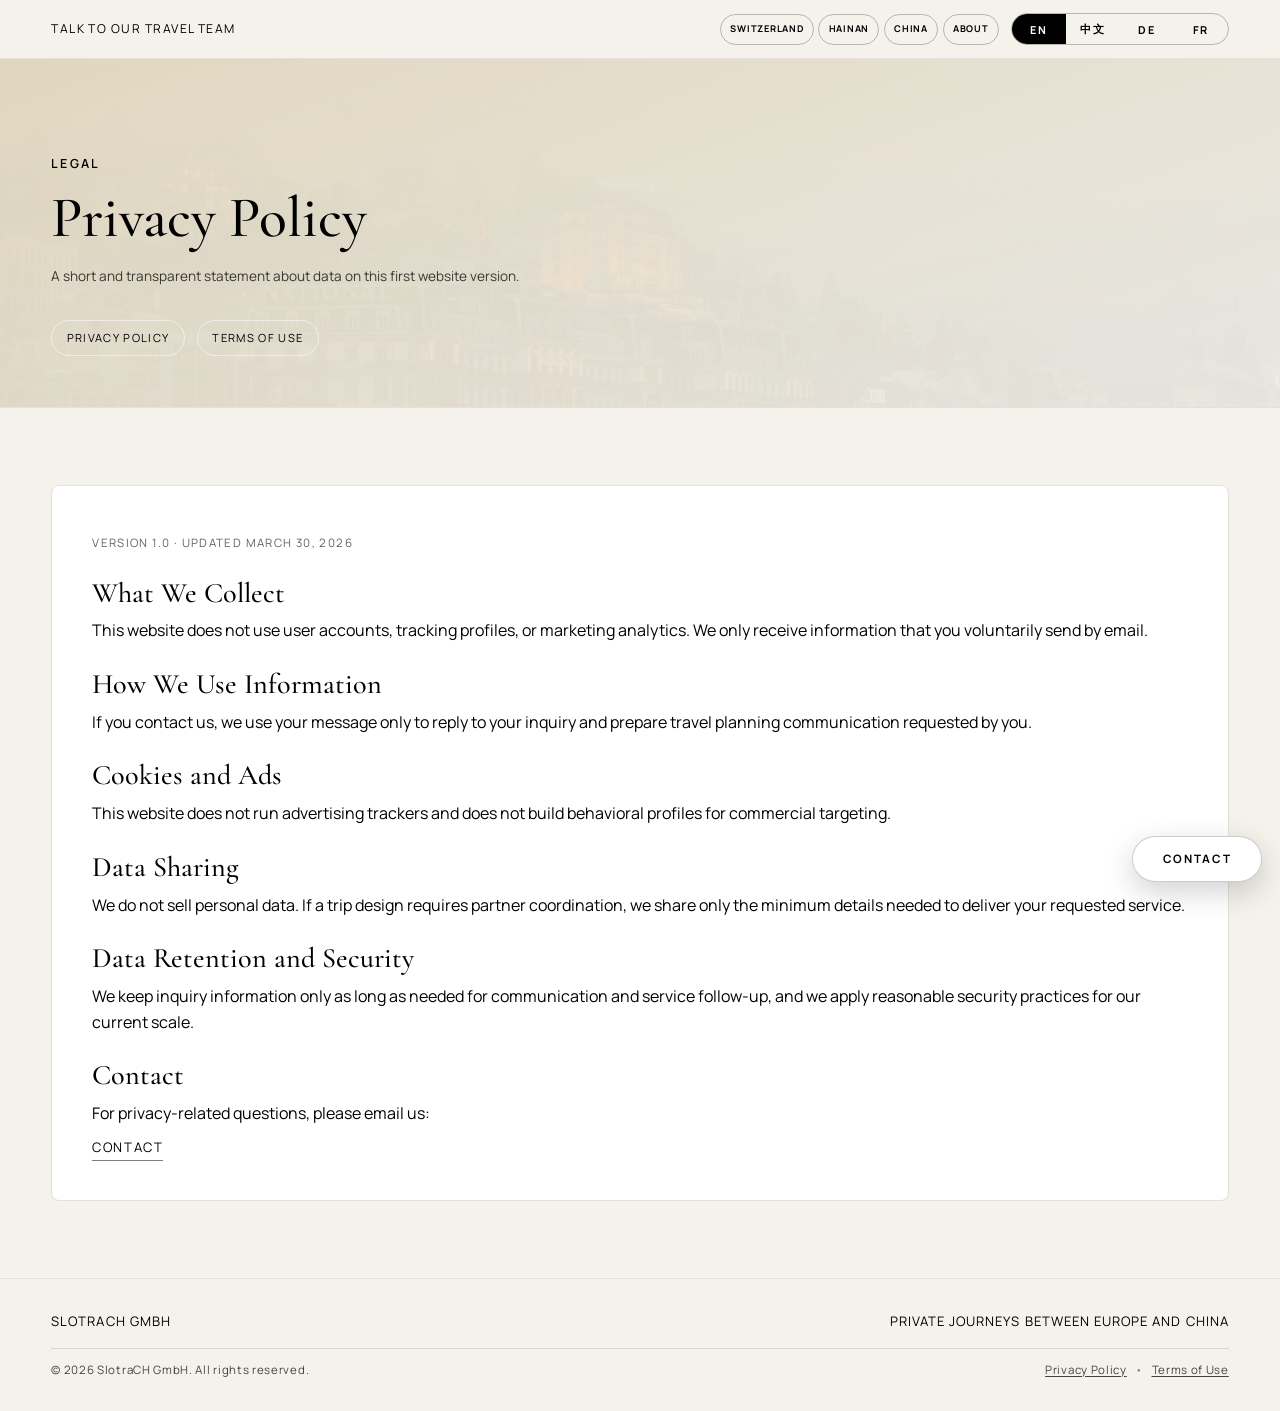
<file: docs/privacy-policy.html>
<!doctype html>
<html lang="en">
<head>
  <meta charset="utf-8">
  <meta name="viewport" content="width=device-width, initial-scale=1">
  <title>Privacy Policy | SlotraCH GmbH</title>
  <meta name="description" content="Simple privacy policy for SlotraCH GmbH website and inquiry handling.">
  <link rel="icon" type="image/png" sizes="64x64" href="./favicon.png">
  <link rel="shortcut icon" href="./favicon.png">
  <link rel="apple-touch-icon" href="./logo.png">
  <link rel="preconnect" href="https://fonts.googleapis.com">
  <link rel="preconnect" href="https://fonts.gstatic.com" crossorigin>
  <link href="https://fonts.googleapis.com/css2?family=Cormorant+Garamond:wght@400;500;600&family=Manrope:wght@400;500;600;700&display=swap" rel="stylesheet">
  <link rel="stylesheet" href="./site.css">
  <script src="./site-config.js"></script>
  <script src="./site-shared.js"></script>
</head>
<body class="page-about">
  <header class="top-contact">
    <div class="shell top-contact-inner">
      <p class="contact-note" data-i18n="contactNote">Talk to our travel team</p>
      <div class="top-contact-actions">
        <nav class="top-page-nav" aria-label="Primary">
          <a class="top-page-link" href="./switzerland.html" data-i18n="topNavSwiss">Switzerland</a>
          <a class="top-page-link" href="./china.html" data-i18n="topNavHainan">Hainan</a>
          <a class="top-page-link" href="./mainland-china.html" data-i18n="topNavMainland">China</a>
          <a class="top-page-link" href="./about.html" data-i18n="topNavAbout">About</a>
        </nav>
        <div class="lang-switch" role="group" aria-label="Language switch" data-i18n-aria-label="langSwitchAria">
          <button class="lang-btn is-active" type="button" data-lang="en">EN</button>
          <button class="lang-btn" type="button" data-lang="zh">中文</button>
          <button class="lang-btn" type="button" data-lang="de">DE</button>
          <button class="lang-btn" type="button" data-lang="fr">FR</button>
        </div>
      </div>
    </div>
  </header>

  <main>
    <section class="subpage-hero">
      <div class="shell">
        <p class="eyebrow" data-i18n="heroEyebrow">Legal</p>
        <h1 data-i18n="heroTitle">Privacy Policy</h1>
        <p class="mini-note" data-i18n="heroSubtitle">A short and transparent statement about data on this first website version.</p>
        <div class="page-nav">
          <a href="./privacy-policy.html" data-i18n="navPrivacy">Privacy Policy</a>
          <a href="./terms-of-use.html" data-i18n="navTerms">Terms of Use</a>
        </div>
      </div>
    </section>

    <section class="content-section">
      <div class="shell legal-layout">
        <article class="legal-card legal-stack">
          <p class="legal-updated" data-i18n="updatedNote">Version 1.0 · Updated March 30, 2026</p>

          <section>
            <h2 data-i18n="p1Title">What We Collect</h2>
            <p data-i18n="p1Text">This website does not use user accounts, tracking profiles, or marketing analytics. We only receive information that you voluntarily send by email.</p>
          </section>

          <section>
            <h2 data-i18n="p2Title">How We Use Information</h2>
            <p data-i18n="p2Text">If you contact us, we use your message only to reply to your inquiry and prepare travel planning communication requested by you.</p>
          </section>

          <section>
            <h2 data-i18n="p3Title">Cookies and Ads</h2>
            <p data-i18n="p3Text">This website does not run advertising trackers and does not build behavioral profiles for commercial targeting.</p>
          </section>

          <section>
            <h2 data-i18n="p4Title">Data Sharing</h2>
            <p data-i18n="p4Text">We do not sell personal data. If a trip design requires partner coordination, we share only the minimum details needed to deliver your requested service.</p>
          </section>

          <section>
            <h2 data-i18n="p5Title">Data Retention and Security</h2>
            <p data-i18n="p5Text">We keep inquiry information only as long as needed for communication and service follow-up, and we apply reasonable security practices for our current scale.</p>
          </section>

          <section>
            <h2 data-i18n="p6Title">Contact</h2>
            <p data-i18n="p6Text">For privacy-related questions, please email us:</p>
            <p><a class="top-email" href="#" data-email-link="true" data-i18n="contactFab">Contact</a></p>
          </section>
        </article>
      </div>
    </section>
  </main>

  <footer class="site-footer">
    <div class="shell footer-inner">
      <div class="footer-main">
        <p class="footer-brand">SlotraCH GmbH</p>
        <p class="footer-tagline" data-i18n="footerTagline">Private journeys between Europe and China</p>
      </div>
      <div class="footer-legal">
        <p class="footer-copyright">© <span id="footer-year"></span> SlotraCH GmbH. <span data-i18n="footerRights">All rights reserved.</span></p>
        <p class="footer-links">
          <a href="./privacy-policy.html" data-i18n="footerPrivacy">Privacy Policy</a>
          <span class="footer-sep">•</span>
          <a href="./terms-of-use.html" data-i18n="footerTerms">Terms of Use</a>
        </p>
      </div>
    </div>
  </footer>

  <a class="contact-fab" href="#" data-email-link="true" aria-label="Email SlotraCH GmbH" data-i18n="contactFab" data-i18n-aria-label="contactFabAria">Contact</a>

  <script>
    (function () {
      var copy = {
        en: {
          pageTitle: "Privacy Policy | SlotraCH GmbH",
          metaDescription: "Simple privacy policy for SlotraCH GmbH website and inquiry handling.",
          langSwitchAria: "Language switch",
          contactFabAria: "Email SlotraCH GmbH",
          contactNote: "Talk to our travel team",
          topNavHainan: "Hainan",
          topNavMainland: "China",
          topNavSwiss: "Switzerland",
          topNavAbout: "About",
          heroEyebrow: "Legal",
          heroTitle: "Privacy Policy",
          heroSubtitle: "A short and transparent statement about data on this first website version.",
          navPrivacy: "Privacy Policy",
          navTerms: "Terms of Use",
          updatedNote: "Version 1.0 · Updated March 30, 2026",
          p1Title: "What We Collect",
          p1Text: "This website does not use user accounts, tracking profiles, or marketing analytics. We only receive information that you voluntarily send by email.",
          p2Title: "How We Use Information",
          p2Text: "If you contact us, we use your message only to reply to your inquiry and prepare travel planning communication requested by you.",
          p3Title: "Cookies and Ads",
          p3Text: "This website does not run advertising trackers and does not build behavioral profiles for commercial targeting.",
          p4Title: "Data Sharing",
          p4Text: "We do not sell personal data. If a trip design requires partner coordination, we share only the minimum details needed to deliver your requested service.",
          p5Title: "Data Retention and Security",
          p5Text: "We keep inquiry information only as long as needed for communication and service follow-up, and we apply reasonable security practices for our current scale.",
          p6Title: "Contact",
          p6Text: "For privacy-related questions, please email us:",
          footerTagline: "Private journeys between Europe and China",
          footerRights: "All rights reserved.",
          footerPrivacy: "Privacy Policy",
          footerTerms: "Terms of Use",
          contactFab: "Contact"
        },
        zh: {
          pageTitle: "隐私政策 | SlotraCH GmbH",
          metaDescription: "SlotraCH GmbH 网站与咨询沟通的简要隐私政策。",
          langSwitchAria: "语言切换",
          contactFabAria: "发送邮件给 SlotraCH GmbH",
          contactNote: "联系旅行顾问",
          topNavHainan: "海南",
          topNavMainland: "中国",
          topNavSwiss: "瑞士",
          topNavAbout: "关于我们",
          heroEyebrow: "法律信息",
          heroTitle: "隐私政策",
          heroSubtitle: "第一版网站的简洁、透明数据说明。",
          navPrivacy: "隐私政策",
          navTerms: "使用条款",
          updatedNote: "版本 1.0 · 更新于 2026年3月30日",
          p1Title: "我们收集什么",
          p1Text: "本网站不使用账号系统、不做行为画像，也不做营销分析。我们只会收到你主动通过邮件发送的信息。",
          p2Title: "我们如何使用信息",
          p2Text: "当你联系我们时，我们仅用这些信息回复咨询并按你的需求开展旅行沟通。",
          p3Title: "Cookies 与广告",
          p3Text: "本网站不运行广告追踪器，也不用于商业定向画像。",
          p4Title: "数据共享",
          p4Text: "我们不会出售个人数据。如旅程设计需要与合作方协调，只会共享完成服务所需的最少信息。",
          p5Title: "保存与安全",
          p5Text: "咨询信息仅在沟通与服务跟进需要范围内保存，并依据当前业务规模采取合理安全措施。",
          p6Title: "联系方式",
          p6Text: "如有隐私相关问题，请发邮件至：",
          footerTagline: "连接欧洲与中国的高端私享旅程",
          footerRights: "版权所有。",
          footerPrivacy: "隐私政策",
          footerTerms: "使用条款",
          contactFab: "联系"
        },
        de: {
          pageTitle: "Datenschutz | SlotraCH GmbH",
          metaDescription: "Einfache Datenschutzerklärung für die Website und Anfragen von SlotraCH GmbH.",
          langSwitchAria: "Sprachauswahl",
          contactFabAria: "E-Mail an SlotraCH GmbH",
          contactNote: "Sprechen Sie mit unserem Reiseteam",
          topNavHainan: "Hainan",
          topNavMainland: "China",
          topNavSwiss: "Schweiz",
          topNavAbout: "Über Uns",
          heroEyebrow: "Rechtliches",
          heroTitle: "Datenschutzerklärung",
          heroSubtitle: "Eine kurze und transparente Erklärung zum Umgang mit Daten auf dieser ersten Website-Version.",
          navPrivacy: "Datenschutz",
          navTerms: "Nutzungsbedingungen",
          updatedNote: "Version 1.0 · Aktualisiert am 30. März 2026",
          p1Title: "Welche Daten wir erfassen",
          p1Text: "Diese Website nutzt keine Benutzerkonten, keine Tracking-Profile und keine Marketing-Analytics. Wir erhalten nur Informationen, die Sie uns freiwillig per E-Mail senden.",
          p2Title: "Wie wir Informationen nutzen",
          p2Text: "Wenn Sie uns kontaktieren, verwenden wir Ihre Nachricht ausschließlich zur Beantwortung Ihrer Anfrage und zur gewünschten Reiseplanung.",
          p3Title: "Cookies und Werbung",
          p3Text: "Diese Website verwendet keine Werbe-Tracker und erstellt keine Verhaltensprofile für kommerzielles Targeting.",
          p4Title: "Datenweitergabe",
          p4Text: "Wir verkaufen keine personenbezogenen Daten. Wenn für die Reiseplanung Partner eingebunden werden, teilen wir nur die minimal erforderlichen Informationen.",
          p5Title: "Speicherung und Sicherheit",
          p5Text: "Anfragedaten speichern wir nur so lange wie für Kommunikation und Service-Nachbereitung nötig und schützen sie mit angemessenen Sicherheitsmaßnahmen.",
          p6Title: "Kontakt",
          p6Text: "Bei Datenschutzfragen schreiben Sie uns bitte an:",
          footerTagline: "Private Reisen zwischen Europa und China",
          footerRights: "Alle Rechte vorbehalten.",
          footerPrivacy: "Datenschutz",
          footerTerms: "Nutzungsbedingungen",
          contactFab: "Kontakt"
        },
        fr: {
          pageTitle: "Politique de confidentialité | SlotraCH GmbH",
          metaDescription: "Politique de confidentialité simple pour le site et les demandes chez SlotraCH GmbH.",
          langSwitchAria: "Sélecteur de langue",
          contactFabAria: "Envoyer un e-mail à SlotraCH GmbH",
          contactNote: "Parlez à notre équipe voyage",
          topNavHainan: "Hainan",
          topNavMainland: "Chine",
          topNavSwiss: "Suisse",
          topNavAbout: "À Propos",
          heroEyebrow: "Mentions légales",
          heroTitle: "Politique de confidentialité",
          heroSubtitle: "Une déclaration courte et transparente sur les données pour cette première version du site.",
          navPrivacy: "Politique de confidentialité",
          navTerms: "Conditions d'utilisation",
          updatedNote: "Version 1.0 · Mise à jour le 30 mars 2026",
          p1Title: "Données collectées",
          p1Text: "Ce site n'utilise pas de comptes utilisateurs, ni de profils de suivi, ni d'analytics marketing. Nous recevons uniquement les informations que vous envoyez volontairement par e-mail.",
          p2Title: "Utilisation des données",
          p2Text: "Lorsque vous nous contactez, votre message est utilisé uniquement pour répondre à votre demande et préparer la planification de voyage demandée.",
          p3Title: "Cookies et publicité",
          p3Text: "Ce site n'utilise pas de traceurs publicitaires et ne crée pas de profils comportementaux à des fins de ciblage commercial.",
          p4Title: "Partage des données",
          p4Text: "Nous ne vendons pas de données personnelles. Si une coordination avec des partenaires est nécessaire, nous partageons uniquement le minimum requis pour le service demandé.",
          p5Title: "Conservation et sécurité",
          p5Text: "Les informations de demande sont conservées seulement le temps nécessaire au suivi et à la communication, avec des mesures de sécurité raisonnables adaptées à notre taille.",
          p6Title: "Contact",
          p6Text: "Pour toute question liée à la confidentialité, écrivez-nous :",
          footerTagline: "Voyages privés entre l'Europe et la Chine",
          footerRights: "Tous droits réservés.",
          footerPrivacy: "Politique de confidentialité",
          footerTerms: "Conditions d'utilisation",
          contactFab: "Contact"
        }
      };

      var rawConfig = window.SITE_CONFIG || {};
      var configuredMarket = (typeof rawConfig.market === "string" && rawConfig.market.toLowerCase() === "cn") ? "cn" : "eu";
      var persistedMarket = "";
      try { persistedMarket = (localStorage.getItem("site-market") || "").toLowerCase(); } catch (e) {}
      var siteMarket = (persistedMarket === "cn" || persistedMarket === "eu") ? persistedMarket : configuredMarket;
      var marketLangKey = "site-lang-" + siteMarket;
      var ipDefaultLang = "";
      try { ipDefaultLang = (localStorage.getItem("site-ip-default-lang") || "").toLowerCase(); } catch (e) {}
      var marketDefaultLang = typeof rawConfig.defaultLanguage === "string" && rawConfig.defaultLanguage
        ? rawConfig.defaultLanguage.toLowerCase()
        : ((ipDefaultLang === "zh" || ipDefaultLang === "en") ? ipDefaultLang : (siteMarket === "cn" ? "zh" : "en"));
      if (!copy[marketDefaultLang]) marketDefaultLang = siteMarket === "cn" ? "zh" : "en";

      function applyLanguage(lang) {
        var target = copy[lang] ? lang : "en";
        var dict = copy[target];
        var fallback = copy.en;

        window.__siteLang = target;
        document.documentElement.lang = target === "zh" ? "zh-CN" : target;
        document.title = dict.pageTitle || fallback.pageTitle;

        var meta = document.querySelector('meta[name="description"]');
        if (meta) meta.setAttribute("content", dict.metaDescription || fallback.metaDescription);

        document.querySelectorAll("[data-i18n]").forEach(function (node) {
          var key = node.getAttribute("data-i18n");
          var text = dict[key] || fallback[key];
          if (text) node.textContent = text;
        });

        document.querySelectorAll("[data-i18n-aria-label]").forEach(function (node) {
          var key = node.getAttribute("data-i18n-aria-label");
          var text = dict[key] || fallback[key];
          if (text) node.setAttribute("aria-label", text);
        });

        document.querySelectorAll(".lang-btn").forEach(function (button) {
          var isActive = button.getAttribute("data-lang") === target;
          button.classList.toggle("is-active", isActive);
          button.setAttribute("aria-pressed", isActive ? "true" : "false");
        });

        try {
          localStorage.setItem(marketLangKey, target);
          localStorage.setItem("site-lang", target);
        } catch (e) {}
      }

      document.querySelectorAll(".lang-btn").forEach(function (button) {
        button.addEventListener("click", function () {
          applyLanguage(button.getAttribute("data-lang"));
        });
      });

      window.SiteShared.bindEmailLinks();

      var saved = marketDefaultLang;
      try { saved = localStorage.getItem(marketLangKey) || marketDefaultLang; } catch (e) {}
      if (!copy[saved]) saved = marketDefaultLang;

      var footerYear = document.getElementById("footer-year");
      if (footerYear) footerYear.textContent = String(new Date().getFullYear());
      applyLanguage(saved);
    })();
  </script>
</body>
</html>
</file>
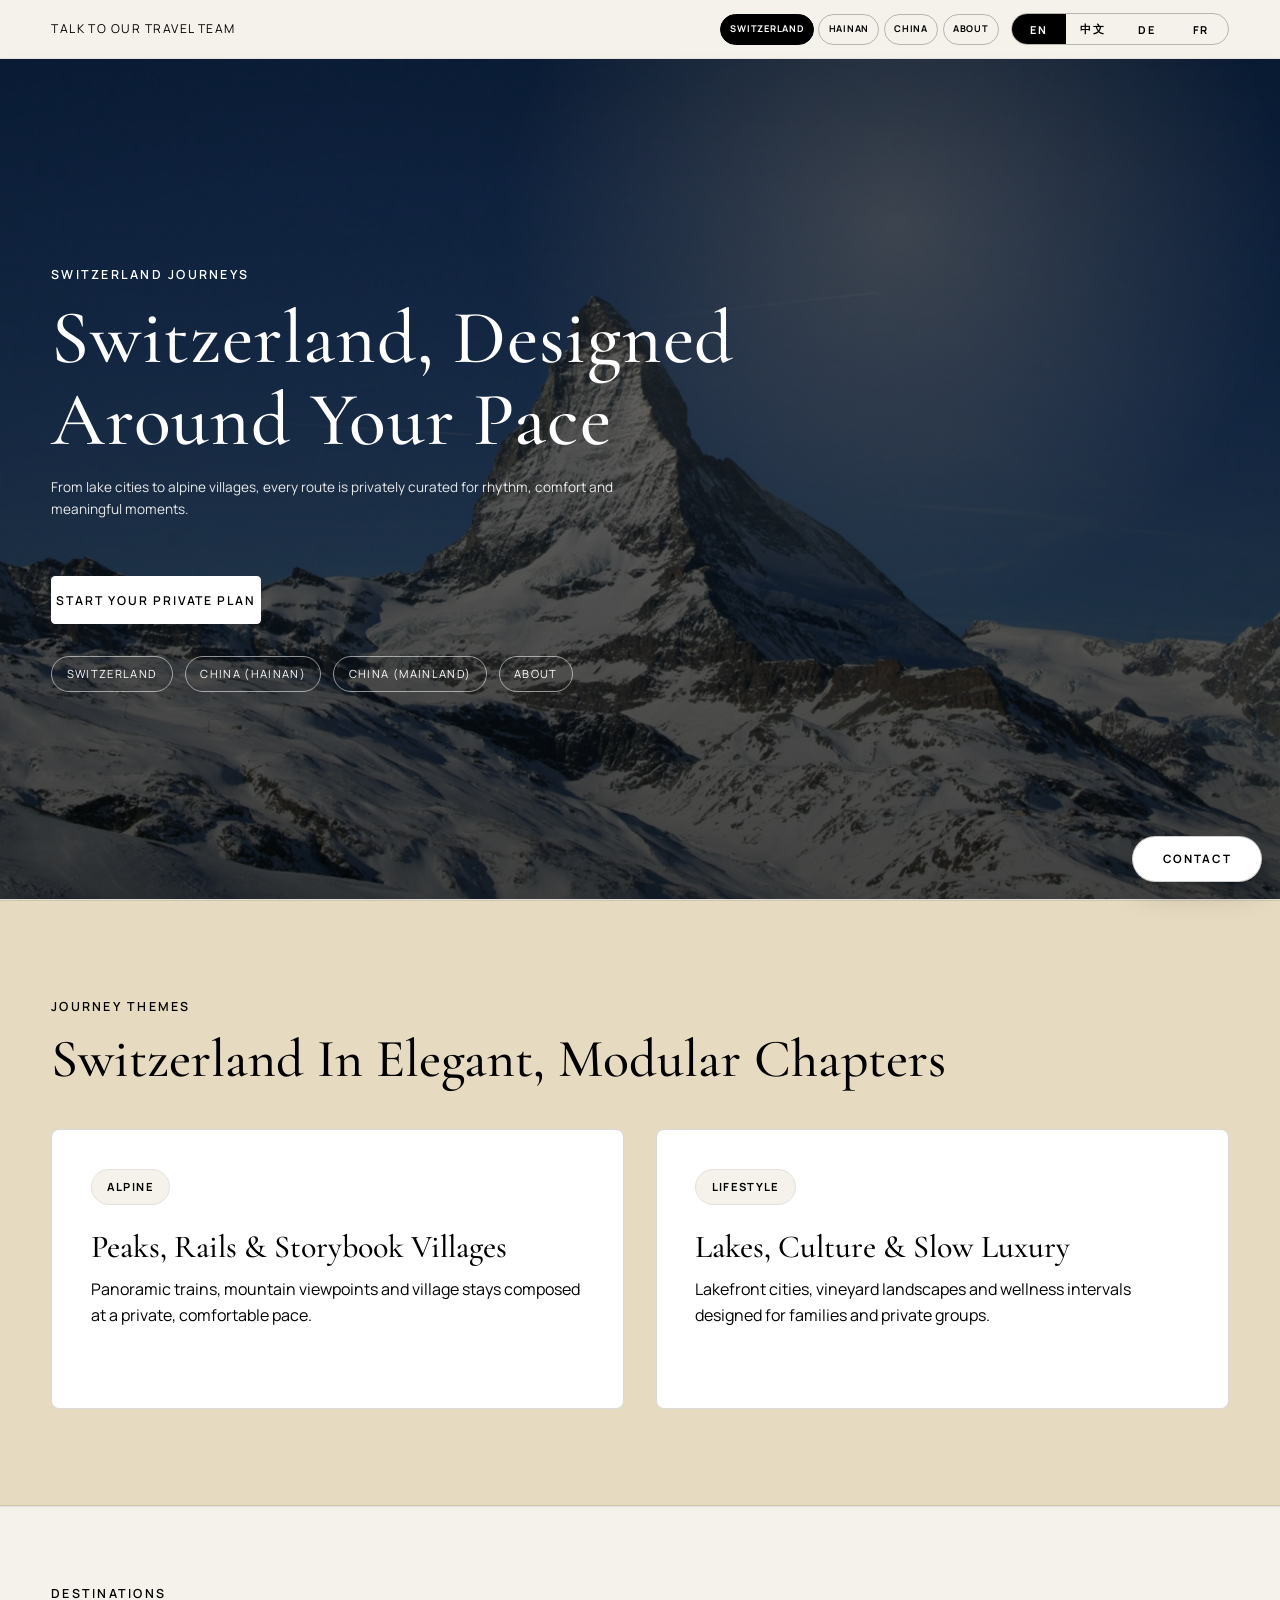
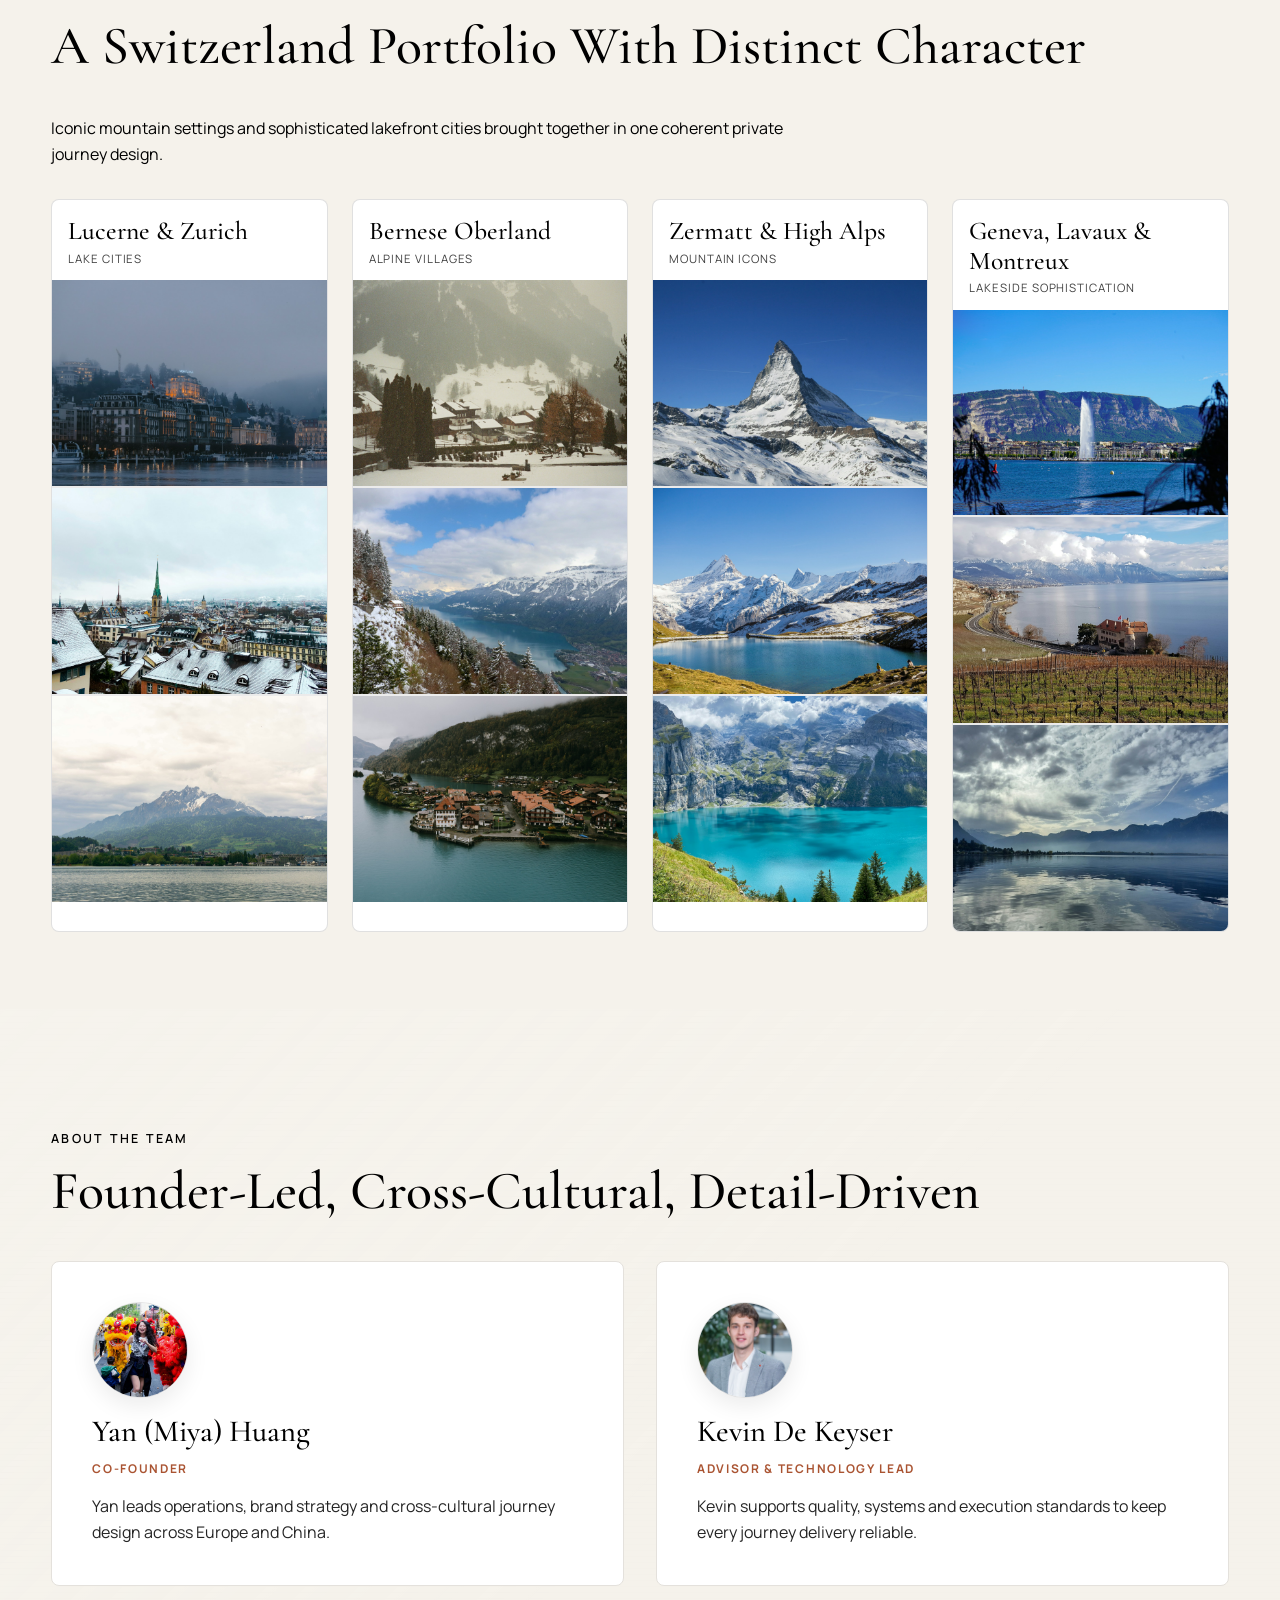
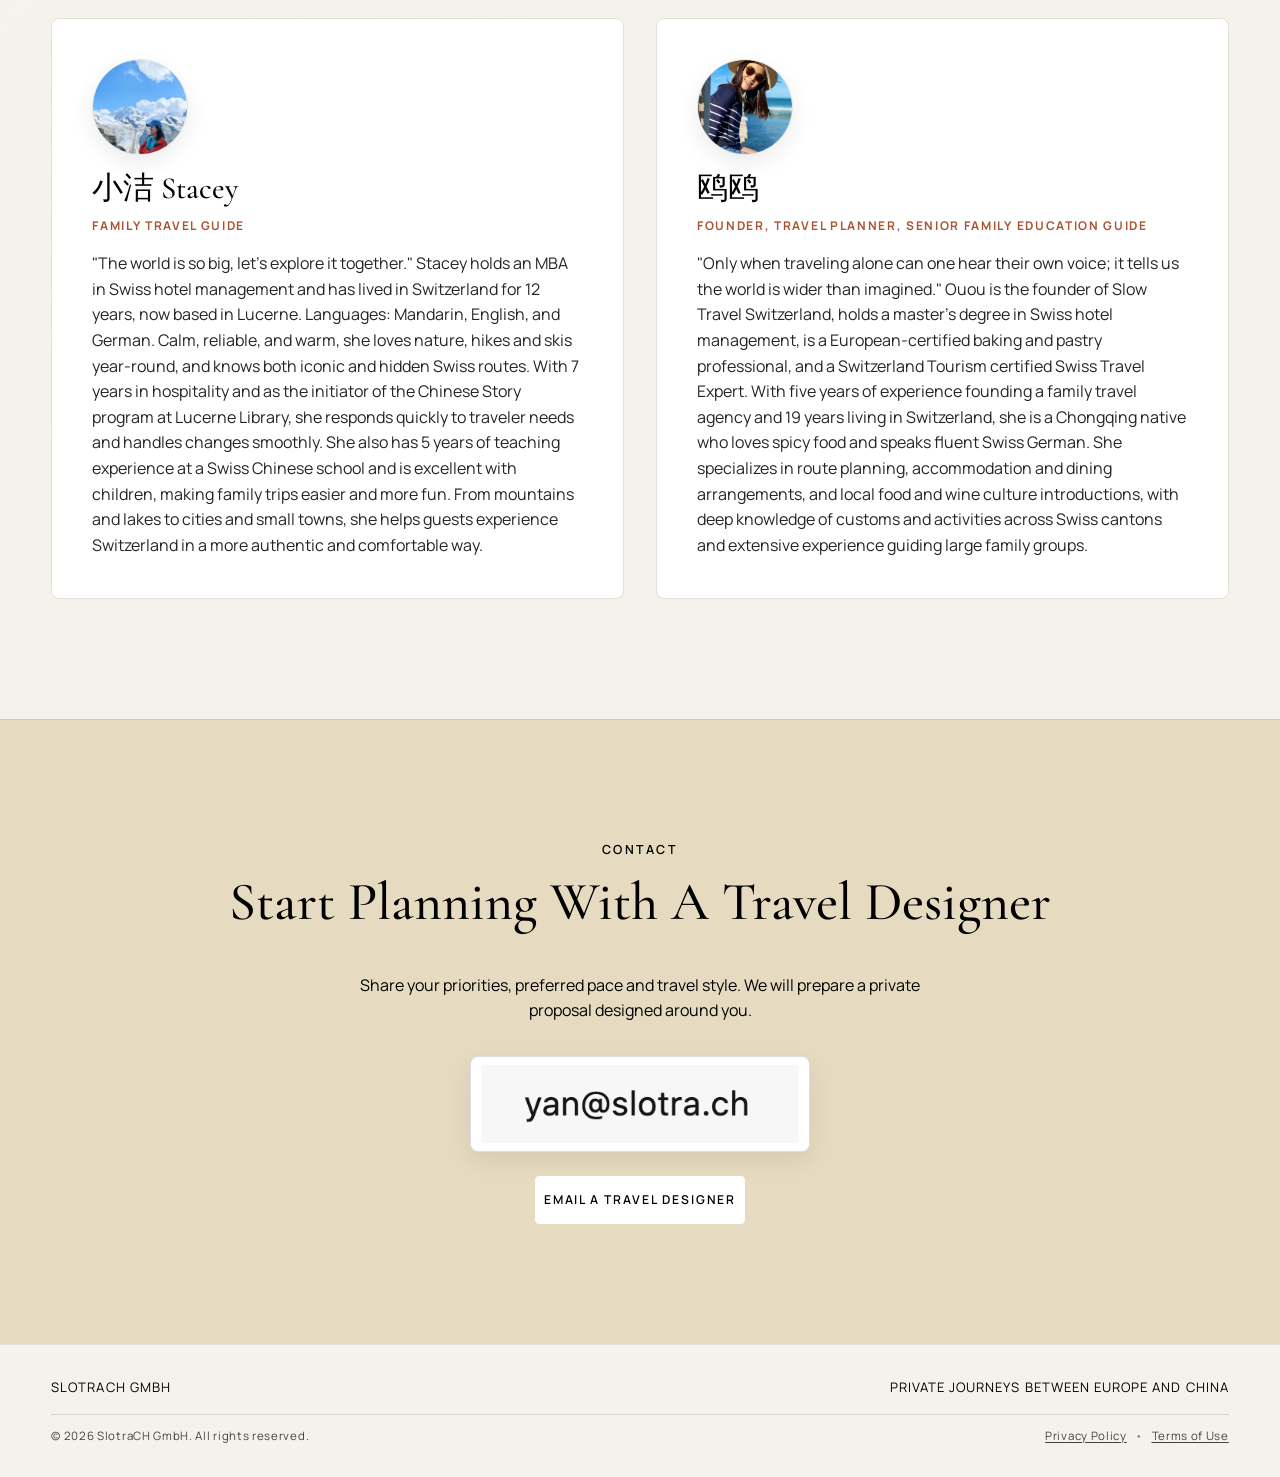
<file: docs/switzerland.html>
<!doctype html>
<html lang="en">
<head>
  <meta charset="utf-8">
  <meta name="viewport" content="width=device-width, initial-scale=1">
  <title>Private Switzerland Journeys | SlotraCH GmbH</title>
  <meta name="description" content="Private Switzerland journeys with alpine beauty, elegant pacing and tailor-made premium service.">
  <link rel="icon" type="image/png" sizes="64x64" href="./favicon.png">
  <link rel="shortcut icon" href="./favicon.png">
  <link rel="apple-touch-icon" href="./logo.png">
  <link rel="preconnect" href="https://fonts.googleapis.com">
  <link rel="preconnect" href="https://fonts.gstatic.com" crossorigin>
  <link href="https://fonts.googleapis.com/css2?family=Cormorant+Garamond:wght@400;500;600&family=Manrope:wght@400;500;600;700&display=swap" rel="stylesheet">
  <link rel="stylesheet" href="./site.css">
  <script src="./site-config.js"></script>
  <script src="./site-shared.js"></script>
</head>
<body class="page-swiss">
  <header class="top-contact">
    <div class="shell top-contact-inner">
      <p class="contact-note" data-i18n="contactNote">Talk to our travel team</p>
      <div class="top-contact-actions">
        <nav class="top-page-nav" aria-label="Primary">
          <a class="top-page-link is-active" href="./switzerland.html" aria-current="page" data-i18n="topNavSwiss">Switzerland</a>
          <a class="top-page-link" href="./china.html" data-i18n="topNavHainan">Hainan</a>
          <a class="top-page-link" href="./mainland-china.html" data-i18n="topNavMainland">China</a>
          <a class="top-page-link" href="./about.html" data-i18n="topNavAbout">About</a>
        </nav>
        <div class="lang-switch" role="group" aria-label="Language switch" data-i18n-aria-label="langSwitchAria">
          <button class="lang-btn is-active" type="button" data-lang="en">EN</button>
          <button class="lang-btn" type="button" data-lang="zh">中文</button>
          <button class="lang-btn" type="button" data-lang="de">DE</button>
          <button class="lang-btn" type="button" data-lang="fr">FR</button>
        </div>
      </div>
    </div>
  </header>

  <main>
    <section class="hero">
      <div class="hero-media" aria-hidden="true">
        <div class="hero-media-layer is-active" style="--hero-slide-photo: url('./assets/destinations/zermatt/zermatt-01.jpg')"></div>
        <div class="hero-media-layer" style="--hero-slide-photo: url('./assets/destinations/lucerne/lucerne-01.jpg')"></div>
        <div class="hero-media-layer" style="--hero-slide-photo: url('./assets/destinations/grindelwald/grindelwald-01.jpg')"></div>
      </div>
      <div class="hero-overlay"></div>
      <div class="shell hero-content">
        <p class="eyebrow reveal reveal-1" data-i18n="heroEyebrow">Switzerland</p>
        <h1 class="hero-title reveal reveal-2" data-i18n="heroTitle">Switzerland, Designed Around Your Pace</h1>
        <p class="mini-note reveal reveal-2" data-i18n="heroSubtitle">From lake cities to alpine villages, every route is privately curated for rhythm, comfort and meaningful moments.</p>
        <div class="hero-actions reveal reveal-3">
          <a class="btn-primary" href="#" data-email-link="true" data-i18n="ctaPrimary">Start Your Private Plan</a>
        </div>
        <div class="page-nav reveal reveal-3">
          <a href="./switzerland.html" data-i18n="navSwiss">Switzerland</a>
          <a href="./china.html" data-i18n="navHainan">China (Hainan)</a>
          <a href="./mainland-china.html" data-i18n="navMainland">China (Mainland)</a>
          <a href="./about.html" data-i18n="navAbout">About</a>
        </div>
      </div>
    </section>

    <section class="module-section">
      <div class="shell">
        <p class="eyebrow" data-i18n="themesEyebrow">Journey Themes</p>
        <h2 class="section-title" data-i18n="themesTitle">Switzerland In Elegant, Modular Chapters</h2>
        <div class="module-grid">
          <article class="module-card">
            <div>
              <p class="module-meta" data-i18n="theme1Meta">Alpine</p>
              <h3 data-i18n="theme1Title">Peaks, Rails & Storybook Villages</h3>
              <p data-i18n="theme1Text">Panoramic trains, mountain viewpoints and village stays composed at a private, comfortable pace.</p>
            </div>
          </article>
          <article class="module-card">
            <div>
              <p class="module-meta" data-i18n="theme2Meta">Lifestyle</p>
              <h3 data-i18n="theme2Title">Lakes, Culture & Slow Luxury</h3>
              <p data-i18n="theme2Text">Lakefront cities, vineyard landscapes and wellness intervals designed for families and private groups.</p>
            </div>
          </article>
        </div>
      </div>
    </section>

    <section class="destination-section">
      <div class="shell">
        <p class="eyebrow" data-i18n="destEyebrow">Destinations</p>
        <h2 class="section-title" data-i18n="destTitle">A Switzerland Portfolio With Distinct Character</h2>
        <p class="destination-intro" data-i18n="destText">Iconic mountain settings and sophisticated lakefront cities brought together in one coherent private journey design.</p>

        <div class="destination-grid destination-grid-compact">
          <article class="destination-card">
            <div class="destination-card-head">
              <h3 class="destination-card-title" data-i18n="city1Title">Lucerne & Zurich</h3>
              <p class="destination-card-sub" data-i18n="city1Type">Lake Cities</p>
            </div>
            <div class="destination-card-images">
              <img src="./assets/destinations/lucerne/lucerne-01.jpg" alt="Lucerne lake view">
              <img src="./assets/destinations/zurich/zurich-01.jpg" alt="Zurich view">
              <img src="./assets/destinations/lucerne/lucerne-03.jpg" alt="Lucerne mountains">
            </div>
          </article>

          <article class="destination-card">
            <div class="destination-card-head">
              <h3 class="destination-card-title" data-i18n="city2Title">Bernese Oberland</h3>
              <p class="destination-card-sub" data-i18n="city2Type">Alpine Villages</p>
            </div>
            <div class="destination-card-images">
              <img src="./assets/destinations/grindelwald/grindelwald-01.jpg" alt="Grindelwald village">
              <img src="./assets/destinations/interlaken/interlaken-01.jpg" alt="Interlaken mountain lake">
              <img src="./assets/destinations/brienz/brienz-01.jpg" alt="Brienz lake village">
            </div>
          </article>

          <article class="destination-card">
            <div class="destination-card-head">
              <h3 class="destination-card-title" data-i18n="city3Title">Zermatt & High Alps</h3>
              <p class="destination-card-sub" data-i18n="city3Type">Mountain Icons</p>
            </div>
            <div class="destination-card-images">
              <img src="./assets/destinations/zermatt/zermatt-01.jpg" alt="Zermatt Matterhorn">
              <img src="./assets/destinations/first/first-02.jpg" alt="First mountain view">
              <img src="./assets/destinations/oeschinensee/oeschinensee-01.jpg" alt="Oeschinensee lake">
            </div>
          </article>

          <article class="destination-card">
            <div class="destination-card-head">
              <h3 class="destination-card-title" data-i18n="city4Title">Geneva, Lavaux & Montreux</h3>
              <p class="destination-card-sub" data-i18n="city4Type">Lakeside Sophistication</p>
            </div>
            <div class="destination-card-images">
              <img src="./assets/destinations/geneva/geneva-01.jpg" alt="Geneva lake">
              <img src="./assets/destinations/lavaux/lavaux-01.jpg" alt="Lavaux vineyards">
              <img src="./assets/destinations/montreux/montreux-02.jpg" alt="Montreux lakeside">
            </div>
          </article>
        </div>
      </div>
    </section>

    <section class="about">
      <div class="shell">
        <p class="eyebrow" data-i18n="aboutEyebrow">About The Team</p>
        <h2 class="section-title" data-i18n="aboutTitle">Founder-Led, Cross-Cultural, Detail-Driven</h2>
        <div class="team-grid">
          <article class="team-card">
            <img class="team-avatar" src="./yan.png" alt="Yan (Miya) Huang">
            <h3>Yan (Miya) Huang</h3>
            <p class="role" data-i18n="yanRole">Co-Founder</p>
            <p data-i18n="yanDesc">Yan leads operations, brand strategy and cross-cultural journey design across Europe and China.</p>
          </article>
          <article class="team-card">
            <img class="team-avatar" src="./kevin.jpeg" alt="Kevin De Keyser">
            <h3>Kevin De Keyser</h3>
            <p class="role" data-i18n="kevinRole">Advisor & Technology Lead</p>
            <p data-i18n="kevinDesc">Kevin supports quality, systems and execution standards to keep every journey delivery reliable.</p>
          </article>
          <article class="team-card">
            <img class="team-avatar" src="./Stacey.jpg" alt="小洁 Stacey">
            <h3>小洁 Stacey</h3>
            <p class="role" data-i18n="staceyRole">亲子向导</p>
            <p data-i18n="staceyDesc">“世界那么大，我们一起去看看”。瑞士酒店管理MBA硕士，定居瑞士12年，现居琉森。语言：中文（普通话）、英语、德语。沉稳可靠又充满热情，热爱大自然，常年徒步与滑雪，几乎走遍瑞士经典与小众路线。拥有7年酒店行业经验，更是瑞士琉森图书馆中文故事发起人，能够快速理解客人需求，从容应对旅途中的各种变化；同时具备5年瑞士中文学校教学经验，擅长与孩子互动，让亲子出行更加轻松有趣。无论是雪山、湖泊，还是城市与小镇，她都会带你用更真实、更舒适的方式，体验瑞士。🌍 和Stacey一起，不只是旅行，而是走进瑞士的生活。</p>
          </article>
          <article class="team-card">
            <img class="team-avatar" src="./欧欧.png" alt="鸥鸥 Ouou">
            <h3>鸥鸥</h3>
            <p class="role" data-i18n="ououRole">创始人，旅行规划师，资深亲子教育向导</p>
            <p data-i18n="ououDesc">“只有一个人在旅行时，才听得到自己的声音，它会告诉你，这世界比想象中的宽阔。”漫行瑞士创始人，瑞士酒店管理专业硕士，欧洲认证烘培甜品师，瑞士国家旅游局认证“瑞士旅行专家”。五年亲子旅行社创始人经历，定居瑞士19年。是爱吃辣的重庆女生，也是开口能说流利瑞士德语的半个瑞士人。擅长规划旅行路线，安排食宿，当地餐酒文化介绍。熟知瑞士各州的民俗文化和活动，丰富的亲子大团向导经验。</p>
          </article>
        </div>
      </div>
    </section>

    <section class="contact">
      <div class="shell">
        <p class="eyebrow" data-i18n="contactEyebrow">Contact</p>
        <h2 class="section-title" data-i18n="contactTitle">Start Planning With A Travel Designer</h2>
        <p class="contact-text" data-i18n="contactText">Share your priorities, preferred pace and travel style. We will prepare a private proposal designed around you.</p>
        <a class="contact-email-image" href="#" data-email-link="true" aria-label="Email SlotraCH GmbH" data-i18n-aria-label="contactFabAria">
          <img src="./email.png" alt="Email">
        </a>
        <a class="btn-primary" href="#" data-email-link="true" data-i18n="contactButton">Email A Travel Designer</a>
      </div>
    </section>
  </main>

  <footer class="site-footer">
    <div class="shell footer-inner">
      <div class="footer-main">
        <p class="footer-brand">SlotraCH GmbH</p>
        <p class="footer-tagline" data-i18n="footerTagline">Private journeys between Europe and China</p>
      </div>
      <div class="footer-legal">
        <p class="footer-copyright">© <span id="footer-year"></span> SlotraCH GmbH. <span data-i18n="footerRights">All rights reserved.</span></p>
        <p class="footer-links">
          <a href="./privacy-policy.html" data-i18n="footerPrivacy">Privacy Policy</a>
          <span class="footer-sep">•</span>
          <a href="./terms-of-use.html" data-i18n="footerTerms">Terms of Use</a>
        </p>
      </div>
    </div>
  </footer>

  <a class="contact-fab" href="#" data-email-link="true" aria-label="Email SlotraCH GmbH" data-i18n="contactFab" data-i18n-aria-label="contactFabAria">Contact</a>

  <script>
    (function () {
      var copy = {
        en: {
          pageTitle: "Private Switzerland Journeys | SlotraCH GmbH",
          metaDescription: "Private Switzerland journeys with alpine beauty, elegant pacing and tailor-made premium service.",
          langSwitchAria: "Language switch",
          contactFabAria: "Email SlotraCH GmbH",
          contactNote: "Talk to our travel team",
          topNavHainan: "Hainan",
          topNavMainland: "China",
          topNavSwiss: "Switzerland",
          topNavAbout: "About",
          heroEyebrow: "Switzerland Journeys",
          heroTitle: "Switzerland, Designed Around Your Pace",
          heroSubtitle: "From lake cities to alpine villages, every route is privately curated for rhythm, comfort and meaningful moments.",
          ctaPrimary: "Start Your Private Plan",
          navHainan: "China (Hainan)",
          navMainland: "China (Mainland)",
          navSwiss: "Switzerland",
          navAbout: "About",
          themesEyebrow: "Journey Themes",
          themesTitle: "Switzerland In Elegant, Modular Chapters",
          theme1Meta: "Alpine",
          theme1Title: "Peaks, Rails & Storybook Villages",
          theme1Text: "Panoramic trains, mountain viewpoints and village stays composed at a private, comfortable pace.",
          theme2Meta: "Lifestyle",
          theme2Title: "Lakes, Culture & Slow Luxury",
          theme2Text: "Lakefront cities, vineyard landscapes and wellness intervals designed for families and private groups.",
          destEyebrow: "Destinations",
          destTitle: "A Switzerland Portfolio With Distinct Character",
          destText: "Iconic mountain settings and sophisticated lakefront cities brought together in one coherent private journey design.",
          city1Title: "Lucerne & Zurich",
          city1Type: "Lake Cities",
          city2Title: "Bernese Oberland",
          city2Type: "Alpine Villages",
          city3Title: "Zermatt & High Alps",
          city3Type: "Mountain Icons",
          city4Title: "Geneva, Lavaux & Montreux",
          city4Type: "Lakeside Sophistication",
          aboutEyebrow: "About The Team",
          aboutTitle: "Founder-Led, Cross-Cultural, Detail-Driven",
          yanRole: "Co-Founder",
          yanDesc: "Yan leads operations, brand strategy and cross-cultural journey design across Europe and China.",
          kevinRole: "Advisor & Technology Lead",
          kevinDesc: "Kevin supports quality, systems and execution standards to keep every journey delivery reliable.",
          staceyRole: "Family Travel Guide",
          staceyDesc: "\"The world is so big, let's explore it together.\" Stacey holds an MBA in Swiss hotel management and has lived in Switzerland for 12 years, now based in Lucerne. Languages: Mandarin, English, and German. Calm, reliable, and warm, she loves nature, hikes and skis year-round, and knows both iconic and hidden Swiss routes. With 7 years in hospitality and as the initiator of the Chinese Story program at Lucerne Library, she responds quickly to traveler needs and handles changes smoothly. She also has 5 years of teaching experience at a Swiss Chinese school and is excellent with children, making family trips easier and more fun. From mountains and lakes to cities and small towns, she helps guests experience Switzerland in a more authentic and comfortable way.",
          ououRole: "Founder, Travel Planner, Senior Family Education Guide",
          ououDesc: "\"Only when traveling alone can one hear their own voice; it tells us the world is wider than imagined.\" Ouou is the founder of Slow Travel Switzerland, holds a master's degree in Swiss hotel management, is a European-certified baking and pastry professional, and a Switzerland Tourism certified Swiss Travel Expert. With five years of experience founding a family travel agency and 19 years living in Switzerland, she is a Chongqing native who loves spicy food and speaks fluent Swiss German. She specializes in route planning, accommodation and dining arrangements, and local food and wine culture introductions, with deep knowledge of customs and activities across Swiss cantons and extensive experience guiding large family groups.",
          contactEyebrow: "Contact",
          contactTitle: "Start Planning With A Travel Designer",
          contactText: "Share your priorities, preferred pace and travel style. We will prepare a private proposal designed around you.",
          contactButton: "Email A Travel Designer",
          footerTagline: "Private journeys between Europe and China",
          footerRights: "All rights reserved.",
          footerPrivacy: "Privacy Policy",
          footerTerms: "Terms of Use",
          contactFab: "Contact"
        },
        zh: {
          pageTitle: "瑞士高端定制旅程 | SlotraCH GmbH",
          metaDescription: "围绕阿尔卑斯风景与湖畔城市，以高端私享节奏打造瑞士定制旅程。",
          langSwitchAria: "语言切换",
          contactFabAria: "发送邮件给 SlotraCH GmbH",
          contactNote: "联系旅行顾问",
          topNavHainan: "海南",
          topNavMainland: "中国",
          topNavSwiss: "瑞士",
          topNavAbout: "关于我们",
          heroEyebrow: "瑞士旅程",
          heroTitle: "瑞士旅程，按你的节奏设计",
          heroSubtitle: "从湖畔城市到阿尔卑斯村落，每条路线都以私享方式围绕舒适与体验深度打造。",
          ctaPrimary: "开启专属规划",
          navHainan: "中国（海南）",
          navMainland: "中国（大陆）",
          navSwiss: "瑞士",
          navAbout: "关于我们",
          themesEyebrow: "旅程主题",
          themesTitle: "以优雅模块构建瑞士旅程",
          theme1Meta: "阿尔卑斯",
          theme1Title: "雪峰铁路与童话小镇",
          theme1Text: "全景列车、经典观景点与山地小镇，以私享节奏展开。",
          theme2Meta: "生活方式",
          theme2Title: "湖区文化与慢奢体验",
          theme2Text: "湖畔城市、葡萄园风景与疗愈时段，适配家庭与私享客群。",
          destEyebrow: "目的地",
          destTitle: "气质鲜明的瑞士目的地组合",
          destText: "标志性山地景观与优雅湖区城市，组成连贯的私享旅程框架。",
          city1Title: "琉森与苏黎世",
          city1Type: "湖区城市",
          city2Title: "伯尔尼高地",
          city2Type: "阿尔卑斯村落",
          city3Title: "采尔马特与高山线",
          city3Type: "雪峰地标",
          city4Title: "日内瓦、拉沃与蒙特勒",
          city4Type: "湖畔雅致",
          aboutEyebrow: "团队",
          aboutTitle: "创始人主导，跨文化协同，细节驱动",
          yanRole: "联合创始人",
          yanDesc: "Yan 负责运营、品牌策略与中欧跨文化旅程设计。",
          kevinRole: "顾问与技术负责人",
          kevinDesc: "Kevin 负责质量、系统与交付标准，确保服务稳定可靠。",
          staceyRole: "亲子向导",
          staceyDesc: "“世界那么大，我们一起去看看”。瑞士酒店管理MBA硕士，定居瑞士12年，现居琉森。语言：中文（普通话）、英语、德语。沉稳可靠又充满热情，热爱大自然，常年徒步与滑雪，几乎走遍瑞士经典与小众路线。拥有7年酒店行业经验，更是瑞士琉森图书馆中文故事发起人，能够快速理解客人需求，从容应对旅途中的各种变化；同时具备5年瑞士中文学校教学经验，擅长与孩子互动，让亲子出行更加轻松有趣。无论是雪山、湖泊，还是城市与小镇，她都会带你用更真实、更舒适的方式，体验瑞士。🌍 和Stacey一起，不只是旅行，而是走进瑞士的生活。",
          ououRole: "创始人，旅行规划师，资深亲子教育向导",
          ououDesc: "“只有一个人在旅行时，才听得到自己的声音，它会告诉你，这世界比想象中的宽阔。”漫行瑞士创始人，瑞士酒店管理专业硕士，欧洲认证烘培甜品师，瑞士国家旅游局认证“瑞士旅行专家”。五年亲子旅行社创始人经历，定居瑞士19年。是爱吃辣的重庆女生，也是开口能说流利瑞士德语的半个瑞士人。擅长规划旅行路线，安排食宿，当地餐酒文化介绍。熟知瑞士各州的民俗文化和活动，丰富的亲子大团向导经验。",
          contactEyebrow: "联系",
          contactTitle: "和旅行设计师开始沟通",
          contactText: "告诉我们你的优先级、旅行节奏和偏好，我们将为你准备专属提案。",
          contactButton: "邮件联系旅行设计师",
          footerTagline: "连接欧洲与中国的高端私享旅程",
          footerRights: "版权所有。",
          footerPrivacy: "隐私政策",
          footerTerms: "使用条款",
          contactFab: "联系"
        },
        de: {
          pageTitle: "Private Schweiz-Reisen | SlotraCH GmbH",
          metaDescription: "Private Schweiz-Reisen mit Alpenlandschaft, elegantem Tempo und maßgeschneidertem Premium-Service.",
          langSwitchAria: "Sprachauswahl",
          contactFabAria: "E-Mail an SlotraCH GmbH",
          contactNote: "Sprechen Sie mit unserem Reiseteam",
          topNavHainan: "Hainan",
          topNavMainland: "China",
          topNavSwiss: "Schweiz",
          topNavAbout: "Über Uns",
          heroEyebrow: "Schweiz-Reisen",
          heroTitle: "Die Schweiz, nach Ihrem Rhythmus gestaltet",
          heroSubtitle: "Von Seestädten bis Alpendörfern wird jede Route privat für Komfort, Tiefe und ausgewogene Dramaturgie kuratiert.",
          ctaPrimary: "Private Planung starten",
          navHainan: "China (Hainan)",
          navMainland: "China (Festland)",
          navSwiss: "Schweiz",
          navAbout: "Über Uns",
          themesEyebrow: "Reisethemen",
          themesTitle: "Die Schweiz in eleganten Modulen",
          theme1Meta: "Alpen",
          theme1Title: "Gipfel, Panoramabahn & Bilderbuchorte",
          theme1Text: "Panoramazüge, Bergpanoramen und Dorfaufenthalte in komfortablem Privattakt.",
          theme2Meta: "Lifestyle",
          theme2Title: "Seen, Kultur & Slow Luxury",
          theme2Text: "Seestädte, Weinlandschaften und Wellness-Pausen für Familien und private Gruppen.",
          destEyebrow: "Reiseziele",
          destTitle: "Ein Schweiz-Portfolio mit Charakter",
          destText: "Ikonische Bergkulissen und elegante Seestädte in einem stimmigen privaten Reisekonzept.",
          city1Title: "Luzern & Zürich",
          city1Type: "Seestädte",
          city2Title: "Berner Oberland",
          city2Type: "Alpendörfer",
          city3Title: "Zermatt & Hochalpen",
          city3Type: "Bergikonen",
          city4Title: "Genf, Lavaux & Montreux",
          city4Type: "Seeside-Eleganz",
          aboutEyebrow: "Team",
          aboutTitle: "Gründergeführt, interkulturell, detailorientiert",
          yanRole: "Mitgründerin",
          yanDesc: "Yan leitet Operations, Markenstrategie und interkulturelles Reisedesign zwischen Europa und China.",
          kevinRole: "Advisor & Technology Lead",
          kevinDesc: "Kevin sichert Qualität, Systeme und verlässliche Umsetzung entlang der gesamten Reiseleistung.",
          contactEyebrow: "Kontakt",
          contactTitle: "Planen Sie mit einem Reisedesigner",
          contactText: "Nennen Sie Prioritäten, Tempo und Stil. Wir erstellen ein privates Angebot für Sie.",
          contactButton: "Reisedesigner per E-Mail",
          footerTagline: "Private Reisen zwischen Europa und China",
          footerRights: "Alle Rechte vorbehalten.",
          footerPrivacy: "Datenschutz",
          footerTerms: "Nutzungsbedingungen",
          contactFab: "Kontakt"
        },
        fr: {
          pageTitle: "Voyages privés en Suisse | SlotraCH GmbH",
          metaDescription: "Voyages privés en Suisse entre paysages alpins, rythme élégant et service premium sur mesure.",
          langSwitchAria: "Sélecteur de langue",
          contactFabAria: "Envoyer un e-mail à SlotraCH GmbH",
          contactNote: "Parlez à notre équipe voyage",
          topNavHainan: "Hainan",
          topNavMainland: "Chine",
          topNavSwiss: "Suisse",
          topNavAbout: "À Propos",
          heroEyebrow: "Voyages Suisse",
          heroTitle: "La Suisse, conçue à votre rythme",
          heroSubtitle: "Des villes lacustres aux villages alpins, chaque route est pensée en privé pour l'équilibre, le confort et la profondeur.",
          ctaPrimary: "Lancer votre projet privé",
          navHainan: "Chine (Hainan)",
          navMainland: "Chine (continentale)",
          navSwiss: "Suisse",
          navAbout: "À Propos",
          themesEyebrow: "Thématiques",
          themesTitle: "La Suisse en chapitres élégants",
          theme1Meta: "Alpin",
          theme1Title: "Sommets, rail panoramique et villages",
          theme1Text: "Trains panoramiques, points de vue alpins et séjours en villages au rythme privé.",
          theme2Meta: "Lifestyle",
          theme2Title: "Lacs, culture et slow luxury",
          theme2Text: "Villes lacustres, paysages viticoles et pauses bien-être pour familles et groupes privés.",
          destEyebrow: "Destinations",
          destTitle: "Un portfolio Suisse au caractère affirmé",
          destText: "Des décors alpins iconiques et des villes lacustres élégantes réunis dans un cadre privé cohérent.",
          city1Title: "Lucerne & Zurich",
          city1Type: "Villes lacustres",
          city2Title: "Oberland bernois",
          city2Type: "Villages alpins",
          city3Title: "Zermatt & Haute montagne",
          city3Type: "Icônes alpines",
          city4Title: "Genève, Lavaux & Montreux",
          city4Type: "Élégance au bord du lac",
          aboutEyebrow: "Équipe",
          aboutTitle: "Piloté par les fondateurs, interculturel, orienté détail",
          yanRole: "Co-fondatrice",
          yanDesc: "Yan dirige les opérations, la stratégie de marque et la conception interculturelle des parcours.",
          kevinRole: "Conseiller & Responsable Technologie",
          kevinDesc: "Kevin garantit qualité, systèmes et fiabilité de l'exécution de bout en bout.",
          contactEyebrow: "Contact",
          contactTitle: "Planifiez avec un travel designer",
          contactText: "Partagez vos priorités, votre rythme et votre style. Nous préparons une proposition privée sur mesure.",
          contactButton: "Écrire à un travel designer",
          footerTagline: "Voyages privés entre l'Europe et la Chine",
          footerRights: "Tous droits réservés.",
          footerPrivacy: "Politique de confidentialité",
          footerTerms: "Conditions d'utilisation",
          contactFab: "Contact"
        }
      };

      var rawConfig = window.SITE_CONFIG || {};
      var configuredMarket = (typeof rawConfig.market === "string" && rawConfig.market.toLowerCase() === "cn") ? "cn" : "eu";
      var persistedMarket = "";
      try { persistedMarket = (localStorage.getItem("site-market") || "").toLowerCase(); } catch (e) {}
      var siteMarket = (persistedMarket === "cn" || persistedMarket === "eu") ? persistedMarket : configuredMarket;
      var marketLangKey = "site-lang-" + siteMarket;
      var ipDefaultLang = "";
      try { ipDefaultLang = (localStorage.getItem("site-ip-default-lang") || "").toLowerCase(); } catch (e) {}
      var marketDefaultLang = typeof rawConfig.defaultLanguage === "string" && rawConfig.defaultLanguage
        ? rawConfig.defaultLanguage.toLowerCase()
        : ((ipDefaultLang === "zh" || ipDefaultLang === "en") ? ipDefaultLang : (siteMarket === "cn" ? "zh" : "en"));
      if (!copy[marketDefaultLang]) marketDefaultLang = siteMarket === "cn" ? "zh" : "en";

      function applyLanguage(lang) {
        var target = copy[lang] ? lang : "en";
        var dict = copy[target];
        var fallback = copy.en;

        window.__siteLang = target;
        document.documentElement.lang = target === "zh" ? "zh-CN" : target;
        document.title = dict.pageTitle || fallback.pageTitle;

        var meta = document.querySelector('meta[name="description"]');
        if (meta) meta.setAttribute("content", dict.metaDescription || fallback.metaDescription);

        document.querySelectorAll("[data-i18n]").forEach(function (node) {
          var key = node.getAttribute("data-i18n");
          var text = dict[key] || fallback[key];
          if (text) node.textContent = text;
        });

        document.querySelectorAll("[data-i18n-aria-label]").forEach(function (node) {
          var key = node.getAttribute("data-i18n-aria-label");
          var text = dict[key] || fallback[key];
          if (text) node.setAttribute("aria-label", text);
        });

        document.querySelectorAll(".lang-btn").forEach(function (button) {
          var isActive = button.getAttribute("data-lang") === target;
          button.classList.toggle("is-active", isActive);
          button.setAttribute("aria-pressed", isActive ? "true" : "false");
        });

        try {
          localStorage.setItem(marketLangKey, target);
          localStorage.setItem("site-lang", target);
        } catch (e) {}
      }

      document.querySelectorAll(".lang-btn").forEach(function (button) {
        button.addEventListener("click", function () {
          applyLanguage(button.getAttribute("data-lang"));
        });
      });

      var heroLayers = Array.prototype.slice.call(document.querySelectorAll(".hero-media-layer"));
      if (heroLayers.length > 1) {
        var heroIdx = 0;
        window.setInterval(function () {
          heroLayers[heroIdx].classList.remove("is-active");
          heroIdx = (heroIdx + 1) % heroLayers.length;
          heroLayers[heroIdx].classList.add("is-active");
        }, 5000);
      }

      window.SiteShared.bindEmailLinks();

      var saved = marketDefaultLang;
      try { saved = localStorage.getItem(marketLangKey) || marketDefaultLang; } catch (e) {}
      if (!copy[saved]) saved = marketDefaultLang;

      var footerYear = document.getElementById("footer-year");
      if (footerYear) footerYear.textContent = String(new Date().getFullYear());
      applyLanguage(saved);
    })();
  </script>
</body>
</html>
</file>
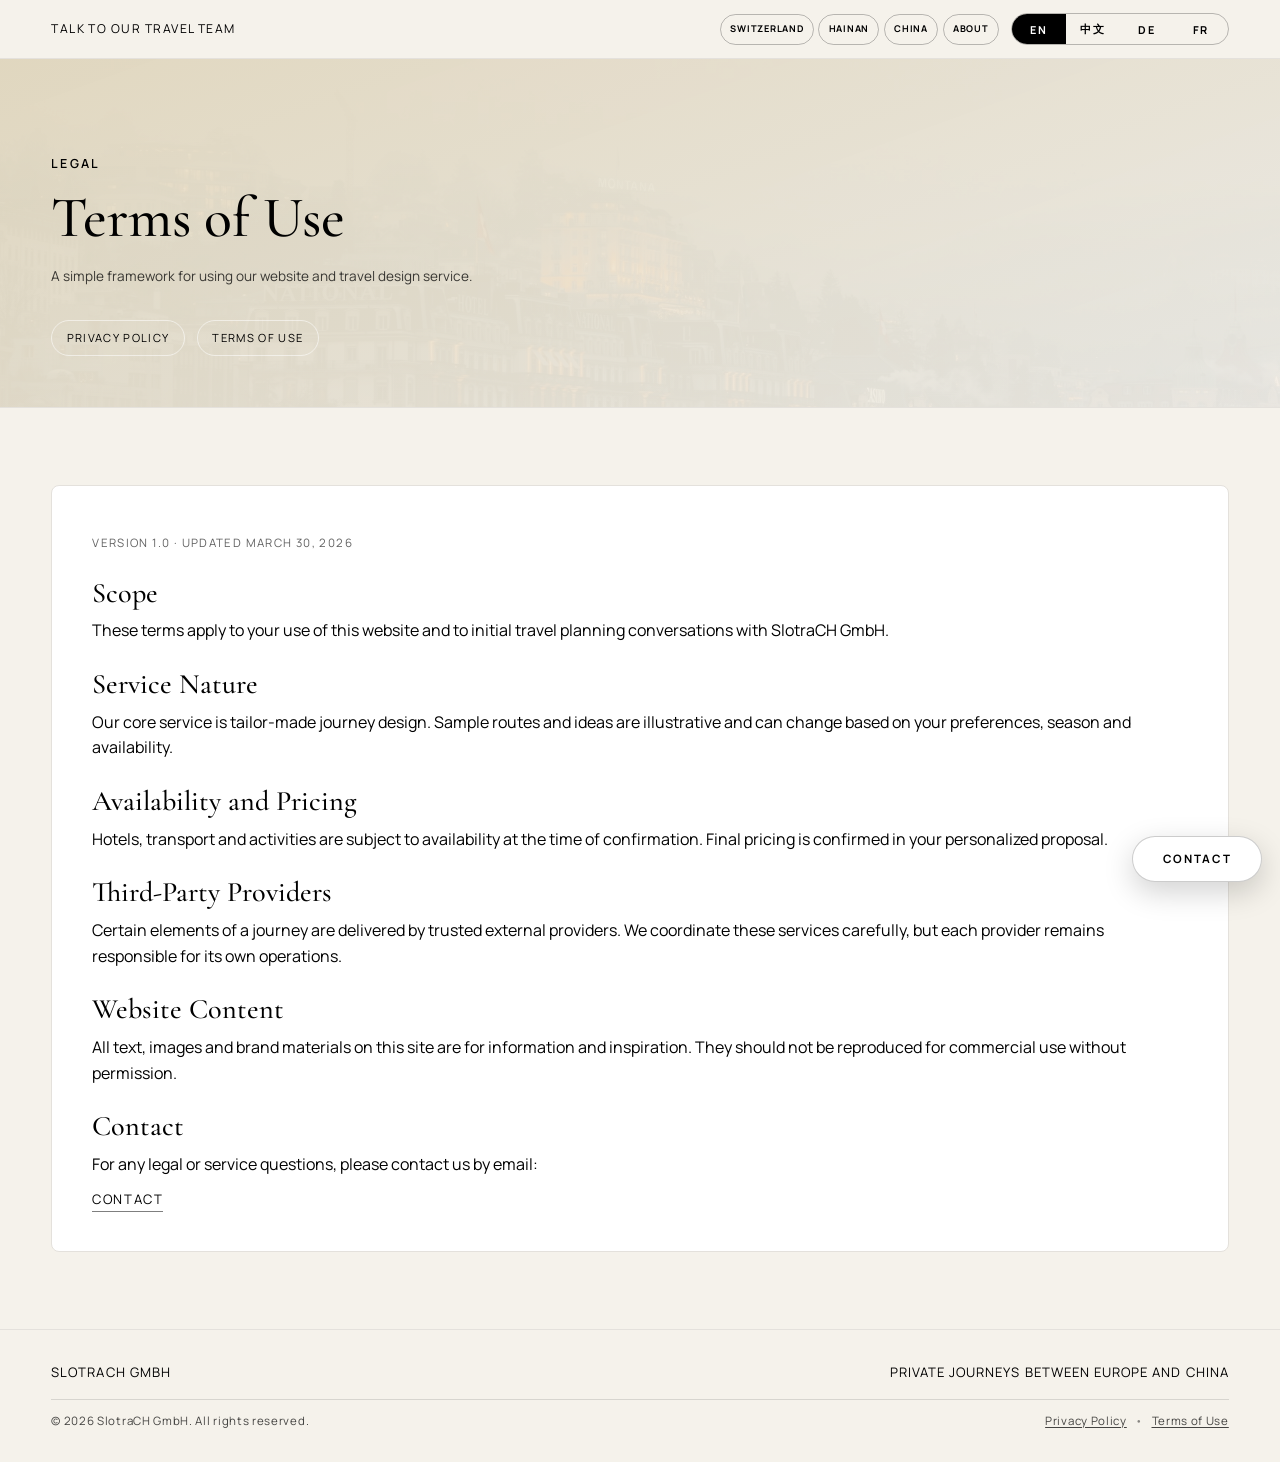
<file: docs/terms-of-use.html>
<!doctype html>
<html lang="en">
<head>
  <meta charset="utf-8">
  <meta name="viewport" content="width=device-width, initial-scale=1">
  <title>Terms of Use | SlotraCH GmbH</title>
  <meta name="description" content="Simple terms of use for SlotraCH GmbH website and travel design services.">
  <link rel="icon" type="image/png" sizes="64x64" href="./favicon.png">
  <link rel="shortcut icon" href="./favicon.png">
  <link rel="apple-touch-icon" href="./logo.png">
  <link rel="preconnect" href="https://fonts.googleapis.com">
  <link rel="preconnect" href="https://fonts.gstatic.com" crossorigin>
  <link href="https://fonts.googleapis.com/css2?family=Cormorant+Garamond:wght@400;500;600&family=Manrope:wght@400;500;600;700&display=swap" rel="stylesheet">
  <link rel="stylesheet" href="./site.css">
  <script src="./site-config.js"></script>
  <script src="./site-shared.js"></script>
</head>
<body class="page-about">
  <header class="top-contact">
    <div class="shell top-contact-inner">
      <p class="contact-note" data-i18n="contactNote">Talk to our travel team</p>
      <div class="top-contact-actions">
        <nav class="top-page-nav" aria-label="Primary">
          <a class="top-page-link" href="./switzerland.html" data-i18n="topNavSwiss">Switzerland</a>
          <a class="top-page-link" href="./china.html" data-i18n="topNavHainan">Hainan</a>
          <a class="top-page-link" href="./mainland-china.html" data-i18n="topNavMainland">China</a>
          <a class="top-page-link" href="./about.html" data-i18n="topNavAbout">About</a>
        </nav>
        <div class="lang-switch" role="group" aria-label="Language switch" data-i18n-aria-label="langSwitchAria">
          <button class="lang-btn is-active" type="button" data-lang="en">EN</button>
          <button class="lang-btn" type="button" data-lang="zh">中文</button>
          <button class="lang-btn" type="button" data-lang="de">DE</button>
          <button class="lang-btn" type="button" data-lang="fr">FR</button>
        </div>
      </div>
    </div>
  </header>

  <main>
    <section class="subpage-hero">
      <div class="shell">
        <p class="eyebrow" data-i18n="heroEyebrow">Legal</p>
        <h1 data-i18n="heroTitle">Terms of Use</h1>
        <p class="mini-note" data-i18n="heroSubtitle">A simple framework for using our website and travel design service.</p>
        <div class="page-nav">
          <a href="./privacy-policy.html" data-i18n="navPrivacy">Privacy Policy</a>
          <a href="./terms-of-use.html" data-i18n="navTerms">Terms of Use</a>
        </div>
      </div>
    </section>

    <section class="content-section">
      <div class="shell legal-layout">
        <article class="legal-card legal-stack">
          <p class="legal-updated" data-i18n="updatedNote">Version 1.0 · Updated March 30, 2026</p>

          <section>
            <h2 data-i18n="s1Title">Scope</h2>
            <p data-i18n="s1Text">These terms apply to your use of this website and to initial travel planning conversations with SlotraCH GmbH.</p>
          </section>

          <section>
            <h2 data-i18n="s2Title">Service Nature</h2>
            <p data-i18n="s2Text">Our core service is tailor-made journey design. Sample routes and ideas are illustrative and can change based on your preferences, season and availability.</p>
          </section>

          <section>
            <h2 data-i18n="s3Title">Availability and Pricing</h2>
            <p data-i18n="s3Text">Hotels, transport and activities are subject to availability at the time of confirmation. Final pricing is confirmed in your personalized proposal.</p>
          </section>

          <section>
            <h2 data-i18n="s4Title">Third-Party Providers</h2>
            <p data-i18n="s4Text">Certain elements of a journey are delivered by trusted external providers. We coordinate these services carefully, but each provider remains responsible for its own operations.</p>
          </section>

          <section>
            <h2 data-i18n="s5Title">Website Content</h2>
            <p data-i18n="s5Text">All text, images and brand materials on this site are for information and inspiration. They should not be reproduced for commercial use without permission.</p>
          </section>

          <section>
            <h2 data-i18n="s6Title">Contact</h2>
            <p data-i18n="s6Text">For any legal or service questions, please contact us by email:</p>
            <p><a class="top-email" href="#" data-email-link="true" data-i18n="contactFab">Contact</a></p>
          </section>
        </article>
      </div>
    </section>
  </main>

  <footer class="site-footer">
    <div class="shell footer-inner">
      <div class="footer-main">
        <p class="footer-brand">SlotraCH GmbH</p>
        <p class="footer-tagline" data-i18n="footerTagline">Private journeys between Europe and China</p>
      </div>
      <div class="footer-legal">
        <p class="footer-copyright">© <span id="footer-year"></span> SlotraCH GmbH. <span data-i18n="footerRights">All rights reserved.</span></p>
        <p class="footer-links">
          <a href="./privacy-policy.html" data-i18n="footerPrivacy">Privacy Policy</a>
          <span class="footer-sep">•</span>
          <a href="./terms-of-use.html" data-i18n="footerTerms">Terms of Use</a>
        </p>
      </div>
    </div>
  </footer>

  <a class="contact-fab" href="#" data-email-link="true" aria-label="Email SlotraCH GmbH" data-i18n="contactFab" data-i18n-aria-label="contactFabAria">Contact</a>

  <script>
    (function () {
      var copy = {
        en: {
          pageTitle: "Terms of Use | SlotraCH GmbH",
          metaDescription: "Simple terms of use for SlotraCH GmbH website and travel design services.",
          langSwitchAria: "Language switch",
          contactFabAria: "Email SlotraCH GmbH",
          contactNote: "Talk to our travel team",
          topNavHainan: "Hainan",
          topNavMainland: "China",
          topNavSwiss: "Switzerland",
          topNavAbout: "About",
          heroEyebrow: "Legal",
          heroTitle: "Terms of Use",
          heroSubtitle: "A simple framework for using our website and travel design service.",
          navPrivacy: "Privacy Policy",
          navTerms: "Terms of Use",
          updatedNote: "Version 1.0 · Updated March 30, 2026",
          s1Title: "Scope",
          s1Text: "These terms apply to your use of this website and to initial travel planning conversations with SlotraCH GmbH.",
          s2Title: "Service Nature",
          s2Text: "Our core service is tailor-made journey design. Sample routes and ideas are illustrative and can change based on your preferences, season and availability.",
          s3Title: "Availability and Pricing",
          s3Text: "Hotels, transport and activities are subject to availability at the time of confirmation. Final pricing is confirmed in your personalized proposal.",
          s4Title: "Third-Party Providers",
          s4Text: "Certain elements of a journey are delivered by trusted external providers. We coordinate these services carefully, but each provider remains responsible for its own operations.",
          s5Title: "Website Content",
          s5Text: "All text, images and brand materials on this site are for information and inspiration. They should not be reproduced for commercial use without permission.",
          s6Title: "Contact",
          s6Text: "For any legal or service questions, please contact us by email:",
          footerTagline: "Private journeys between Europe and China",
          footerRights: "All rights reserved.",
          footerPrivacy: "Privacy Policy",
          footerTerms: "Terms of Use",
          contactFab: "Contact"
        },
        zh: {
          pageTitle: "使用条款 | SlotraCH GmbH",
          metaDescription: "SlotraCH GmbH 网站与旅行定制服务的简要使用条款。",
          langSwitchAria: "语言切换",
          contactFabAria: "发送邮件给 SlotraCH GmbH",
          contactNote: "联系旅行顾问",
          topNavHainan: "海南",
          topNavMainland: "中国",
          topNavSwiss: "瑞士",
          topNavAbout: "关于我们",
          heroEyebrow: "法律信息",
          heroTitle: "使用条款",
          heroSubtitle: "用于说明你使用本网站及我们服务的基础规则。",
          navPrivacy: "隐私政策",
          navTerms: "使用条款",
          updatedNote: "版本 1.0 · 更新于 2026年3月30日",
          s1Title: "适用范围",
          s1Text: "本条款适用于你对本网站的使用，以及与 SlotraCH GmbH 的初步行程咨询沟通。",
          s2Title: "服务性质",
          s2Text: "我们的核心服务是高端定制旅行设计。页面中的样例线路仅作展示，会根据偏好、季节和资源实时调整。",
          s3Title: "资源与价格",
          s3Text: "酒店、交通与活动以确认时的可用性为准。最终价格以你的专属提案为准。",
          s4Title: "第三方服务",
          s4Text: "行程中的部分服务由可信赖的第三方提供商执行。我们负责统筹协调，但各提供商对其自身服务承担责任。",
          s5Title: "网站内容",
          s5Text: "本网站的文字、图片与品牌内容用于信息展示与灵感参考。未经许可，不得用于商业复制。",
          s6Title: "联系方式",
          s6Text: "如有法律或服务相关问题，请通过以下邮箱联系：",
          footerTagline: "连接欧洲与中国的高端私享旅程",
          footerRights: "版权所有。",
          footerPrivacy: "隐私政策",
          footerTerms: "使用条款",
          contactFab: "联系"
        },
        de: {
          pageTitle: "Nutzungsbedingungen | SlotraCH GmbH",
          metaDescription: "Einfache Nutzungsbedingungen für die Website und Reiseplanung von SlotraCH GmbH.",
          langSwitchAria: "Sprachauswahl",
          contactFabAria: "E-Mail an SlotraCH GmbH",
          contactNote: "Sprechen Sie mit unserem Reiseteam",
          topNavHainan: "Hainan",
          topNavMainland: "China",
          topNavSwiss: "Schweiz",
          topNavAbout: "Über Uns",
          heroEyebrow: "Rechtliches",
          heroTitle: "Nutzungsbedingungen",
          heroSubtitle: "Ein einfacher Rahmen für die Nutzung unserer Website und Reiseplanung.",
          navPrivacy: "Datenschutz",
          navTerms: "Nutzungsbedingungen",
          updatedNote: "Version 1.0 · Aktualisiert am 30. März 2026",
          s1Title: "Geltungsbereich",
          s1Text: "Diese Bedingungen gelten für die Nutzung dieser Website und für erste Reiseberatungsgespräche mit SlotraCH GmbH.",
          s2Title: "Art der Leistung",
          s2Text: "Unsere Kernleistung ist maßgeschneiderte Reisegestaltung. Beispielrouten dienen der Orientierung und ändern sich je nach Wunsch, Saison und Verfügbarkeit.",
          s3Title: "Verfügbarkeit und Preise",
          s3Text: "Hotels, Transport und Aktivitäten sind bei Bestätigung abhängig von Verfügbarkeit. Endpreise werden in Ihrem persönlichen Angebot bestätigt.",
          s4Title: "Drittanbieter",
          s4Text: "Einzelne Reiseleistungen werden durch vertrauenswürdige Partner erbracht. Wir koordinieren diese Leistungen, jeder Anbieter bleibt jedoch für seine Ausführung verantwortlich.",
          s5Title: "Website-Inhalte",
          s5Text: "Texte, Bilder und Markeninhalte dieser Website dienen Information und Inspiration. Kommerzielle Nutzung ohne Zustimmung ist nicht erlaubt.",
          s6Title: "Kontakt",
          s6Text: "Bei rechtlichen oder servicebezogenen Fragen kontaktieren Sie uns bitte per E-Mail:",
          footerTagline: "Private Reisen zwischen Europa und China",
          footerRights: "Alle Rechte vorbehalten.",
          footerPrivacy: "Datenschutz",
          footerTerms: "Nutzungsbedingungen",
          contactFab: "Kontakt"
        },
        fr: {
          pageTitle: "Conditions d'utilisation | SlotraCH GmbH",
          metaDescription: "Conditions d'utilisation simples pour le site et le service de conception de voyages de SlotraCH GmbH.",
          langSwitchAria: "Sélecteur de langue",
          contactFabAria: "Envoyer un e-mail à SlotraCH GmbH",
          contactNote: "Parlez à notre équipe voyage",
          topNavHainan: "Hainan",
          topNavMainland: "Chine",
          topNavSwiss: "Suisse",
          topNavAbout: "À Propos",
          heroEyebrow: "Mentions légales",
          heroTitle: "Conditions d'utilisation",
          heroSubtitle: "Un cadre simple pour l'utilisation du site et de notre service de création de voyages.",
          navPrivacy: "Politique de confidentialité",
          navTerms: "Conditions d'utilisation",
          updatedNote: "Version 1.0 · Mise à jour le 30 mars 2026",
          s1Title: "Champ d'application",
          s1Text: "Ces conditions s'appliquent à l'utilisation du site et aux premiers échanges de planification avec SlotraCH GmbH.",
          s2Title: "Nature du service",
          s2Text: "Notre service principal est la conception de voyages sur mesure. Les itinéraires exemples sont indicatifs et évoluent selon vos préférences, la saison et les disponibilités.",
          s3Title: "Disponibilités et prix",
          s3Text: "Hôtels, transports et activités dépendent des disponibilités au moment de la confirmation. Le prix final est validé dans votre proposition personnalisée.",
          s4Title: "Prestataires tiers",
          s4Text: "Certaines composantes du voyage sont opérées par des prestataires partenaires. Nous coordonnons ces services, mais chaque prestataire reste responsable de son exécution.",
          s5Title: "Contenu du site",
          s5Text: "Les textes, images et éléments de marque présents sur ce site sont fournis à titre informatif et d'inspiration. Toute reproduction commerciale sans autorisation est interdite.",
          s6Title: "Contact",
          s6Text: "Pour toute question légale ou de service, merci de nous contacter par e-mail :",
          footerTagline: "Voyages privés entre l'Europe et la Chine",
          footerRights: "Tous droits réservés.",
          footerPrivacy: "Politique de confidentialité",
          footerTerms: "Conditions d'utilisation",
          contactFab: "Contact"
        }
      };

      var rawConfig = window.SITE_CONFIG || {};
      var configuredMarket = (typeof rawConfig.market === "string" && rawConfig.market.toLowerCase() === "cn") ? "cn" : "eu";
      var persistedMarket = "";
      try { persistedMarket = (localStorage.getItem("site-market") || "").toLowerCase(); } catch (e) {}
      var siteMarket = (persistedMarket === "cn" || persistedMarket === "eu") ? persistedMarket : configuredMarket;
      var marketLangKey = "site-lang-" + siteMarket;
      var ipDefaultLang = "";
      try { ipDefaultLang = (localStorage.getItem("site-ip-default-lang") || "").toLowerCase(); } catch (e) {}
      var marketDefaultLang = typeof rawConfig.defaultLanguage === "string" && rawConfig.defaultLanguage
        ? rawConfig.defaultLanguage.toLowerCase()
        : ((ipDefaultLang === "zh" || ipDefaultLang === "en") ? ipDefaultLang : (siteMarket === "cn" ? "zh" : "en"));
      if (!copy[marketDefaultLang]) marketDefaultLang = siteMarket === "cn" ? "zh" : "en";

      function applyLanguage(lang) {
        var target = copy[lang] ? lang : "en";
        var dict = copy[target];
        var fallback = copy.en;

        window.__siteLang = target;
        document.documentElement.lang = target === "zh" ? "zh-CN" : target;
        document.title = dict.pageTitle || fallback.pageTitle;

        var meta = document.querySelector('meta[name="description"]');
        if (meta) meta.setAttribute("content", dict.metaDescription || fallback.metaDescription);

        document.querySelectorAll("[data-i18n]").forEach(function (node) {
          var key = node.getAttribute("data-i18n");
          var text = dict[key] || fallback[key];
          if (text) node.textContent = text;
        });

        document.querySelectorAll("[data-i18n-aria-label]").forEach(function (node) {
          var key = node.getAttribute("data-i18n-aria-label");
          var text = dict[key] || fallback[key];
          if (text) node.setAttribute("aria-label", text);
        });

        document.querySelectorAll(".lang-btn").forEach(function (button) {
          var isActive = button.getAttribute("data-lang") === target;
          button.classList.toggle("is-active", isActive);
          button.setAttribute("aria-pressed", isActive ? "true" : "false");
        });

        try {
          localStorage.setItem(marketLangKey, target);
          localStorage.setItem("site-lang", target);
        } catch (e) {}
      }

      document.querySelectorAll(".lang-btn").forEach(function (button) {
        button.addEventListener("click", function () {
          applyLanguage(button.getAttribute("data-lang"));
        });
      });

      window.SiteShared.bindEmailLinks();

      var saved = marketDefaultLang;
      try { saved = localStorage.getItem(marketLangKey) || marketDefaultLang; } catch (e) {}
      if (!copy[saved]) saved = marketDefaultLang;

      var footerYear = document.getElementById("footer-year");
      if (footerYear) footerYear.textContent = String(new Date().getFullYear());
      applyLanguage(saved);
    })();
  </script>
</body>
</html>
</file>
<file: docs/site.css>
:root {
  --linen: #f5f2eb;
  --canvas: #e6dbc1;
  --warm-sand: #c3aa84;
  --warm-sand-50: #d5c3a3;
  --accent-burnt: #aa5432;
  --ink: #000000;
  --paper: #ffffff;
  --line: #e4e1dc;
  --hero-home-photo: url("./assets/destinations/lucerne/lucerne-01.jpg");
  --hero-swiss-photo: url("./assets/destinations/hainan-sanya/sanya-01.jpg");
  --hero-china-photo: url("./assets/destinations/shanghai/shanghai-01.jpg");

  --font-display: "Cormorant Garamond", Georgia, serif;
  --font-body: "Manrope", "Segoe UI", Arial, sans-serif;

  --space-2: 0.5rem;
  --space-3: 0.75rem;
  --space-4: 1rem;
  --space-6: 1.5rem;
  --space-8: 2rem;
  --space-10: 2.5rem;
  --space-14: 3.5rem;
  --space-18: 4.5rem;
  --space-24: 6rem;
  --space-30: 7.5rem;

  --radius-sm: 4px;
  --radius-md: 8px;

  --shadow-soft: 0 12px 40px rgba(0, 0, 0, 0.08);
  --header-h: 58px;
}

*,
*::before,
*::after {
  box-sizing: border-box;
}

html {
  scroll-behavior: smooth;
}

body {
  margin: 0;
  color: var(--ink);
  background: var(--linen);
  font-family: var(--font-body);
  line-height: 1.6;
  padding-top: var(--header-h);
  overflow-x: hidden;
}

img {
  max-width: 100%;
  display: block;
}

a {
  color: inherit;
  text-decoration: none;
}

.shell {
  width: min(92vw, 1240px);
  margin: 0 auto;
}

.top-contact {
  position: fixed;
  top: 0;
  left: 0;
  width: 100%;
  z-index: 20;
  background: rgba(245, 242, 235, 0.95);
  backdrop-filter: blur(8px);
  border-bottom: 1px solid var(--line);
}

.top-contact-inner {
  min-height: var(--header-h);
  display: flex;
  align-items: center;
  justify-content: space-between;
  gap: var(--space-4);
  min-width: 0;
}

.contact-note {
  margin: 0;
  font-size: 0.76rem;
  letter-spacing: 0.12em;
  text-transform: uppercase;
}

.top-email {
  font-size: 0.82rem;
  letter-spacing: 0.12em;
  text-transform: uppercase;
  border-bottom: 1px solid rgba(0, 0, 0, 0.5);
  padding-bottom: 0.2rem;
  overflow-wrap: anywhere;
}

.top-explore-link {
  display: inline-flex;
  align-items: center;
  min-height: 32px;
  max-width: 160px;
  padding: 0 0.7rem;
  border: 1px solid rgba(0, 0, 0, 0.24);
  border-radius: 999px;
  font-size: 0.66rem;
  letter-spacing: 0.12em;
  text-transform: uppercase;
  font-weight: 700;
  white-space: nowrap;
  overflow: hidden;
  text-overflow: ellipsis;
  transition: background-color 180ms ease, border-color 180ms ease;
}

.top-explore-link:hover {
  background: rgba(0, 0, 0, 0.06);
  border-color: rgba(0, 0, 0, 0.4);
}

.top-contact-actions {
  display: inline-flex;
  align-items: center;
  gap: var(--space-3);
  min-width: 0;
}

.top-logo {
  display: inline-flex;
  align-items: center;
  min-height: var(--header-h);
}

.top-logo img {
  height: 26px;
  width: auto;
  object-fit: contain;
}

.top-page-nav {
  display: inline-flex;
  align-items: center;
  gap: 0.28rem;
  min-width: 0;
}

.top-page-link {
  display: inline-flex;
  align-items: center;
  justify-content: center;
  min-height: 31px;
  padding: 0 0.58rem;
  border: 1px solid rgba(0, 0, 0, 0.25);
  border-radius: 999px;
  font-size: 0.58rem;
  letter-spacing: 0.08em;
  text-transform: uppercase;
  font-weight: 700;
  white-space: nowrap;
  transition: background-color 180ms ease, border-color 180ms ease, color 180ms ease;
}

.top-page-link:hover {
  background: rgba(0, 0, 0, 0.06);
  border-color: rgba(0, 0, 0, 0.4);
}

.top-page-link.is-active {
  background: var(--ink);
  border-color: var(--ink);
  color: var(--paper);
}

.lang-switch {
  display: inline-flex;
  border: 1px solid rgba(0, 0, 0, 0.25);
  border-radius: 999px;
  overflow: hidden;
  flex-shrink: 0;
}

.lang-btn {
  border: 0;
  background: transparent;
  color: var(--ink);
  font-family: var(--font-body);
  font-size: 0.68rem;
  letter-spacing: 0.12em;
  text-transform: uppercase;
  font-weight: 700;
  min-width: 54px;
  min-height: 30px;
  padding: 0 0.65rem;
  cursor: pointer;
}

.lang-btn.is-active {
  background: var(--ink);
  color: var(--paper);
}

.lang-btn:hover {
  background: rgba(0, 0, 0, 0.08);
}

.lang-btn.is-active:hover {
  background: var(--ink);
}

.hero {
  position: relative;
  min-height: calc(100svh - var(--header-h));
  display: flex;
  align-items: center;
  overflow: hidden;
  border-bottom: 1px solid var(--line);
}

.hero-media {
  position: absolute;
  inset: 0;
  overflow: hidden;
}

.hero-media-layer {
  position: absolute;
  inset: 0;
  opacity: 0;
  background:
    linear-gradient(rgba(0, 0, 0, 0.38), rgba(0, 0, 0, 0.38)),
    var(--hero-slide-photo, var(--hero-home-photo)) center/cover no-repeat;
  transform: scale(1.08);
  transition: opacity 1200ms ease, transform 5200ms ease;
  will-change: opacity, transform;
}

.hero-media-layer.is-active {
  opacity: 1;
  transform: scale(1.02);
}

.hero-overlay {
  position: absolute;
  inset: 0;
  pointer-events: none;
  background:
    radial-gradient(circle at 70% 20%, rgba(195, 170, 132, 0.26), transparent 35%),
    linear-gradient(180deg, rgba(0, 0, 0, 0.32) 15%, rgba(0, 0, 0, 0.52) 100%);
}

.hero-content {
  position: relative;
  z-index: 1;
  color: var(--paper);
  padding-top: var(--space-30);
  padding-bottom: var(--space-30);
}

.brand-logo {
  width: clamp(110px, 16vw, 180px);
  margin-bottom: var(--space-8);
}

.eyebrow {
  margin: 0 0 var(--space-3);
  font-size: 0.78rem;
  letter-spacing: 0.18em;
  text-transform: uppercase;
  font-weight: 600;
}

.hero-title {
  margin: 0;
  max-width: 920px;
  font-family: var(--font-display);
  font-size: clamp(2rem, 6vw, 4.75rem);
  line-height: 1.08;
  font-weight: 500;
  letter-spacing: 0.01em;
  text-wrap: balance;
  word-break: break-word;
}

.hero-actions {
  margin-top: var(--space-14);
  display: flex;
  flex-wrap: wrap;
  gap: var(--space-4);
}

.hero .mini-note {
  color: rgba(255, 255, 255, 0.9);
  max-width: 72ch;
}

.btn-primary,
.btn-outline {
  min-width: 210px;
  min-height: 48px;
  display: inline-flex;
  align-items: center;
  justify-content: center;
  border-radius: var(--radius-sm);
  border: 1px solid transparent;
  font-size: 0.76rem;
  letter-spacing: 0.16em;
  text-transform: uppercase;
  font-weight: 600;
  transition: all 180ms ease;
}

.btn-primary {
  background: var(--paper);
  color: var(--ink);
  border-color: var(--paper);
}

.btn-primary:hover {
  transform: translateY(-2px);
  box-shadow: var(--shadow-soft);
}

.btn-outline {
  color: var(--paper);
  border-color: rgba(255, 255, 255, 0.78);
  background: rgba(255, 255, 255, 0.04);
}

.btn-outline:hover {
  background: rgba(255, 255, 255, 0.15);
}

.about {
  padding: clamp(var(--space-18), 10vw, var(--space-30)) 0;
  background: var(--linen);
  position: relative;
}

.about::before {
  content: "";
  position: absolute;
  inset: 0;
  pointer-events: none;
  background:
    linear-gradient(135deg, rgba(255, 255, 255, 0.35), transparent 45%),
    repeating-linear-gradient(
      0deg,
      rgba(0, 0, 0, 0.018),
      rgba(0, 0, 0, 0.018) 1px,
      transparent 1px,
      transparent 6px
    );
  opacity: 0.28;
}

.about .shell {
  position: relative;
  z-index: 1;
}

.section-title {
  margin: 0 0 var(--space-10);
  font-family: var(--font-display);
  font-size: clamp(2rem, 4.2vw, 3.4rem);
  line-height: 1.12;
  font-weight: 500;
  text-wrap: balance;
}

.team-grid {
  display: grid;
  grid-template-columns: repeat(2, minmax(0, 1fr));
  gap: var(--space-8);
}

.team-card {
  background: var(--paper);
  border: 1px solid var(--line);
  border-radius: var(--radius-md);
  padding: clamp(var(--space-8), 4vw, var(--space-10));
  min-height: 260px;
}

.team-card h3 {
  margin: 0 0 var(--space-2);
  font-family: var(--font-display);
  font-size: clamp(1.45rem, 2.4vw, 2rem);
  line-height: 1.2;
  font-weight: 500;
}

.team-card .role {
  margin: 0 0 var(--space-4);
  font-size: 0.75rem;
  text-transform: uppercase;
  letter-spacing: 0.14em;
  font-weight: 700;
  color: var(--accent-burnt);
}

.team-card p {
  margin: 0;
  font-size: 1rem;
  color: rgba(0, 0, 0, 0.86);
}

.team-avatar {
  width: 96px;
  height: 96px;
  border-radius: 999px;
  object-fit: cover;
  border: 1px solid rgba(0, 0, 0, 0.12);
  box-shadow: 0 8px 22px rgba(0, 0, 0, 0.08);
  margin: 0 0 var(--space-4);
}

.contact {
  padding: clamp(var(--space-18), 10vw, var(--space-30)) 0;
  background: var(--canvas);
  border-top: 1px solid rgba(0, 0, 0, 0.08);
}

.contact .shell {
  text-align: center;
}

.contact-grid {
  display: grid;
  grid-template-columns: 1.15fr 1fr;
  gap: clamp(var(--space-8), 5vw, var(--space-14));
  align-items: start;
}

.contact-text {
  margin: 0 auto var(--space-8);
  max-width: 60ch;
}

.contact-email-image {
  display: flex;
  justify-content: center;
  width: 100%;
  line-height: 0;
  margin: 0 auto var(--space-6);
}

.contact-email-image img {
  width: min(340px, 72vw);
  height: auto;
  background: var(--paper);
  border: 1px solid rgba(0, 0, 0, 0.13);
  border-radius: var(--radius-md);
  padding: 0.5rem 0.65rem;
  box-shadow: 0 8px 24px rgba(0, 0, 0, 0.08);
}

.contact .btn-primary {
  margin: 0 auto;
}

.qr-grid {
  display: grid;
  grid-template-columns: repeat(2, minmax(0, 1fr));
  gap: var(--space-6);
}

.qr-slot {
  min-height: 260px;
  background: var(--paper);
  border: 1px solid rgba(0, 0, 0, 0.13);
  border-radius: var(--radius-md);
  padding: var(--space-6);
  display: flex;
  flex-direction: column;
  justify-content: space-between;
  position: relative;
}

.qr-slot::after {
  content: "";
  position: absolute;
  inset: var(--space-6);
  border: 1px dashed rgba(0, 0, 0, 0.2);
  border-radius: var(--radius-sm);
  pointer-events: none;
}

.qr-title {
  margin: 0;
  font-family: var(--font-display);
  font-size: 1.45rem;
}

.qr-placeholder {
  margin: 0;
  font-size: 0.82rem;
  letter-spacing: 0.16em;
  text-transform: uppercase;
}

.qr-file {
  margin: 0;
  font-size: 0.78rem;
  color: rgba(0, 0, 0, 0.68);
}

.site-footer {
  background: var(--linen);
  border-top: 1px solid var(--line);
  padding: var(--space-8) 0;
}

.footer-inner {
  display: grid;
  gap: var(--space-4);
}

.footer-main {
  display: flex;
  flex-wrap: wrap;
  justify-content: space-between;
  gap: var(--space-3);
}

.footer-brand,
.footer-tagline {
  margin: 0;
  font-size: 0.82rem;
  letter-spacing: 0.08em;
  text-transform: uppercase;
}

.footer-legal {
  display: flex;
  flex-wrap: wrap;
  justify-content: space-between;
  align-items: center;
  gap: var(--space-2) var(--space-4);
  border-top: 1px solid rgba(0, 0, 0, 0.12);
  padding-top: var(--space-3);
}

.footer-copyright,
.footer-links {
  margin: 0;
  font-size: 0.72rem;
  letter-spacing: 0.06em;
  color: rgba(0, 0, 0, 0.72);
}

.footer-links {
  display: inline-flex;
  align-items: center;
  gap: 0.5rem;
}

.footer-links a {
  text-decoration: underline;
  text-underline-offset: 2px;
}

.footer-sep {
  opacity: 0.62;
}

.footer-inner .mini-note {
  margin-top: 0;
  font-size: 0.72rem;
  letter-spacing: 0;
  text-transform: none;
}

.contact-fab {
  position: fixed;
  right: 18px;
  bottom: 18px;
  z-index: 40;
  min-width: 130px;
  min-height: 46px;
  border-radius: 999px;
  border: 1px solid rgba(0, 0, 0, 0.2);
  background: var(--paper);
  color: var(--ink);
  display: inline-flex;
  align-items: center;
  justify-content: center;
  letter-spacing: 0.14em;
  text-transform: uppercase;
  font-size: 0.72rem;
  font-weight: 700;
  box-shadow: 0 10px 30px rgba(0, 0, 0, 0.18);
}

.contact-fab:hover {
  background: var(--ink);
  color: var(--paper);
}

.page-nav {
  display: inline-flex;
  gap: var(--space-3);
  flex-wrap: wrap;
  margin-top: var(--space-8);
}

.page-nav a {
  display: inline-flex;
  align-items: center;
  justify-content: center;
  min-height: 36px;
  padding: 0.35rem 0.9rem;
  border-radius: 999px;
  border: 1px solid rgba(255, 255, 255, 0.55);
  font-size: 0.7rem;
  letter-spacing: 0.12em;
  text-transform: uppercase;
  text-align: center;
  word-break: break-word;
}

.module-section {
  padding: clamp(var(--space-18), 8vw, var(--space-24)) 0;
  background: var(--canvas);
  border-top: 1px solid rgba(0, 0, 0, 0.1);
  border-bottom: 1px solid rgba(0, 0, 0, 0.1);
}

.module-grid {
  display: grid;
  grid-template-columns: repeat(2, minmax(0, 1fr));
  gap: var(--space-8);
}

.module-card {
  background: var(--paper);
  border: 1px solid rgba(0, 0, 0, 0.15);
  border-radius: var(--radius-md);
  padding: clamp(var(--space-6), 3vw, var(--space-10));
  min-height: 280px;
  display: flex;
  flex-direction: column;
  justify-content: space-between;
}

.module-card h3 {
  margin: 0 0 var(--space-3);
  font-family: var(--font-display);
  font-size: clamp(1.5rem, 2.5vw, 2.2rem);
  line-height: 1.15;
  font-weight: 500;
}

.module-card p {
  margin: 0 0 var(--space-6);
}

.module-meta {
  display: inline-flex;
  align-items: center;
  justify-content: center;
  min-height: 36px;
  width: fit-content;
  border-radius: 999px;
  border: 1px solid var(--line);
  background: var(--linen);
  padding: 0 0.95rem;
  font-size: 0.7rem;
  letter-spacing: 0.12em;
  text-transform: uppercase;
  font-weight: 700;
}

.subpage-hero {
  padding: clamp(var(--space-18), 8vw, var(--space-24)) 0 clamp(var(--space-10), 4vw, var(--space-14));
  background:
    linear-gradient(160deg, rgba(230, 219, 193, 0.95), rgba(245, 242, 235, 0.92)),
    var(--subpage-hero-photo, var(--hero-swiss-photo)) center/cover no-repeat;
  border-bottom: 1px solid var(--line);
}

.page-swiss {
  --subpage-hero-photo: var(--hero-swiss-photo);
}

.page-china {
  --subpage-hero-photo: var(--hero-china-photo);
}

.page-about {
  --subpage-hero-photo: var(--hero-home-photo);
}

.destination-section {
  padding: clamp(var(--space-14), 6vw, var(--space-24)) 0;
  background: var(--linen);
  border-top: 1px solid var(--line);
}

.destination-intro {
  max-width: 74ch;
}

.destination-name-list {
  margin-top: var(--space-6);
  display: flex;
  flex-wrap: wrap;
  gap: var(--space-2);
}

.destination-pill {
  display: inline-flex;
  align-items: center;
  min-height: 32px;
  border: 1px solid rgba(0, 0, 0, 0.12);
  border-radius: 999px;
  background: var(--paper);
  padding: 0 0.8rem;
  font-size: 0.68rem;
  letter-spacing: 0.08em;
  text-transform: uppercase;
  font-weight: 700;
}

.destination-grid {
  margin-top: var(--space-8);
  display: grid;
  grid-template-columns: repeat(2, minmax(0, 1fr));
  gap: var(--space-6);
}

.destination-grid.destination-grid-compact {
  grid-template-columns: repeat(4, minmax(0, 1fr));
}

.destination-card {
  background: var(--paper);
  border: 1px solid rgba(0, 0, 0, 0.12);
  border-radius: var(--radius-md);
  overflow: hidden;
  min-width: 0;
}

.destination-card-head {
  padding: var(--space-4) var(--space-4) var(--space-3);
}

.destination-card-title {
  margin: 0;
  font-family: var(--font-display);
  font-size: clamp(1.2rem, 2vw, 1.7rem);
  line-height: 1.15;
  font-weight: 500;
  word-break: break-word;
}

.destination-card-sub {
  margin: 0.25rem 0 0;
  font-size: 0.72rem;
  letter-spacing: 0.08em;
  text-transform: uppercase;
  opacity: 0.75;
  word-break: break-word;
}

.destination-card-images {
  display: grid;
  grid-template-columns: repeat(3, minmax(0, 1fr));
  gap: 2px;
  background: rgba(0, 0, 0, 0.08);
}

.destination-grid-compact .destination-card-images {
  grid-template-columns: 1fr;
}

.destination-card-images img {
  width: 100%;
  aspect-ratio: 4 / 3;
  object-fit: cover;
}

.destination-card-credit {
  margin: 0;
  padding: 0.45rem 0.55rem;
  border-top: 1px solid rgba(0, 0, 0, 0.08);
  font-size: 0.65rem;
  letter-spacing: 0.04em;
  color: rgba(0, 0, 0, 0.75);
  word-break: break-word;
}

.destination-credit-link {
  text-decoration: underline;
}

.credit-details {
  margin-top: var(--space-8);
  background: var(--paper);
  border: 1px solid rgba(0, 0, 0, 0.12);
  border-radius: var(--radius-md);
  padding: var(--space-4);
}

.credit-details summary {
  cursor: pointer;
  font-weight: 700;
  letter-spacing: 0.06em;
  text-transform: uppercase;
  font-size: 0.76rem;
}

.credits-list {
  margin-top: var(--space-4);
  display: grid;
  gap: var(--space-3);
}

.credit-destination {
  border: 1px solid rgba(0, 0, 0, 0.08);
  border-radius: var(--radius-sm);
  padding: var(--space-3);
  background: #fbfaf7;
}

.credit-destination h3 {
  margin: 0 0 var(--space-2);
  font-size: 0.82rem;
  letter-spacing: 0.08em;
  text-transform: uppercase;
}

.credit-destination p {
  margin: 0;
  font-size: 0.76rem;
  word-break: break-word;
}

.subpage-hero h1 {
  margin: 0;
  font-family: var(--font-display);
  font-size: clamp(2rem, 4.5vw, 3.8rem);
  line-height: 1.12;
  font-weight: 500;
  max-width: 18ch;
}

.subpage-hero p {
  max-width: 72ch;
}

.content-section {
  padding: clamp(var(--space-14), 6vw, var(--space-24)) 0;
  background: var(--linen);
}

.legal-layout {
  display: grid;
  grid-template-columns: minmax(0, 1fr);
}

.legal-card {
  background: var(--paper);
  border: 1px solid var(--line);
  border-radius: var(--radius-md);
  padding: clamp(var(--space-6), 4vw, var(--space-10));
}

.legal-updated {
  margin: 0 0 var(--space-6);
  font-size: 0.72rem;
  letter-spacing: 0.12em;
  text-transform: uppercase;
  color: rgba(0, 0, 0, 0.62);
}

.legal-stack > * + * {
  margin-top: var(--space-6);
}

.legal-card h2 {
  margin: 0;
  font-family: var(--font-display);
  font-size: clamp(1.35rem, 2.2vw, 2rem);
  font-weight: 500;
  line-height: 1.2;
}

.legal-card p {
  margin: var(--space-2) 0 0;
}

.itinerary-grid {
  display: grid;
  grid-template-columns: repeat(2, minmax(0, 1fr));
  gap: var(--space-6);
}

.itinerary-card {
  background: var(--paper);
  border: 1px solid var(--line);
  border-radius: var(--radius-md);
  padding: var(--space-6);
}

.itinerary-card h3 {
  margin: 0 0 var(--space-2);
  font-family: var(--font-display);
  font-size: clamp(1.25rem, 2vw, 1.8rem);
  line-height: 1.2;
  font-weight: 500;
}

.itinerary-card p {
  margin: 0 0 var(--space-4);
}

.pill-list {
  display: flex;
  flex-wrap: wrap;
  gap: var(--space-2);
}

.pill-list span {
  display: inline-flex;
  align-items: center;
  min-height: 30px;
  border-radius: 999px;
  background: var(--canvas);
  border: 1px solid rgba(0, 0, 0, 0.08);
  padding: 0 0.8rem;
  font-size: 0.68rem;
  letter-spacing: 0.08em;
  text-transform: uppercase;
  font-weight: 700;
}

.mini-note {
  margin: var(--space-4) 0 0;
  font-size: 0.85rem;
  color: rgba(0, 0, 0, 0.75);
}

.reveal {
  opacity: 0;
  transform: translateY(16px);
  animation: reveal-up 680ms ease forwards;
}

.reveal-2 {
  animation-delay: 120ms;
}

.reveal-3 {
  animation-delay: 220ms;
}

.reveal-4 {
  animation-delay: 360ms;
}

@keyframes reveal-up {
  to {
    opacity: 1;
    transform: translateY(0);
  }
}

@media (max-width: 980px) {
  .hero-title {
    max-width: 18ch;
  }

  .module-grid,
  .team-grid,
  .contact-grid,
  .qr-grid,
  .itinerary-grid {
    grid-template-columns: 1fr;
  }

  .gallery-grid {
    grid-template-columns: repeat(3, minmax(0, 1fr));
  }

  .destination-grid {
    grid-template-columns: 1fr;
  }

  .destination-grid.destination-grid-compact {
    grid-template-columns: repeat(2, minmax(0, 1fr));
  }

  .destination-card-images {
    grid-template-columns: repeat(2, minmax(0, 1fr));
  }

  .destination-grid-compact .destination-card-images {
    grid-template-columns: 1fr;
  }

  .team-card,
  .qr-slot {
    min-height: 220px;
  }
}

@media (prefers-reduced-motion: reduce) {
  .hero-media-layer,
  .hero-media-layer.is-active {
    transition: none;
    transform: none;
  }
}

@media (max-width: 640px) {
  :root {
    --header-h: 54px;
  }

  .top-contact-inner {
    min-height: var(--header-h);
  }

  .contact-note {
    display: none;
  }

  .top-contact-actions {
    width: 100%;
    justify-content: space-between;
    gap: var(--space-2);
  }

  .top-logo img {
    height: 20px;
  }

  .top-email {
    display: none;
  }

  .top-page-nav {
    flex: 1;
    min-width: 0;
  }

  .top-page-link {
    flex: 1;
    min-width: 0;
    min-height: 28px;
    padding: 0 0.18rem;
    font-size: 0.48rem;
    letter-spacing: 0.03em;
    text-align: center;
    overflow: hidden;
    text-overflow: ellipsis;
  }

  .lang-btn {
    min-width: 38px;
    min-height: 28px;
    padding: 0 0.45rem;
    font-size: 0.62rem;
    letter-spacing: 0.08em;
  }

  .module-card {
    min-height: 220px;
  }

  .page-nav a {
    min-height: 34px;
    padding: 0.3rem 0.75rem;
    font-size: 0.64rem;
  }

  .gallery-grid {
    grid-template-columns: repeat(2, minmax(0, 1fr));
  }

  .destination-grid.destination-grid-compact {
    grid-template-columns: 1fr;
  }

  .destination-card-images {
    grid-template-columns: 1fr;
  }

  .hero-content {
    padding-top: var(--space-24);
    padding-bottom: var(--space-24);
  }

  .hero-actions {
    flex-direction: column;
    align-items: stretch;
  }

  .btn-primary,
  .btn-outline {
    width: 100%;
    min-width: 0;
  }

  .contact-email-image img {
    width: min(290px, 86vw);
  }

  .contact-fab {
    min-width: 114px;
    min-height: 42px;
    right: 12px;
    bottom: 12px;
    font-size: 0.68rem;
  }

  .footer-main,
  .footer-legal {
    flex-direction: column;
    align-items: flex-start;
  }

  .footer-links,
  .footer-copyright {
    font-size: 0.68rem;
  }
}

@media (min-width: 1360px) {
  .shell {
    width: min(90vw, 1320px);
  }
}
</file>
